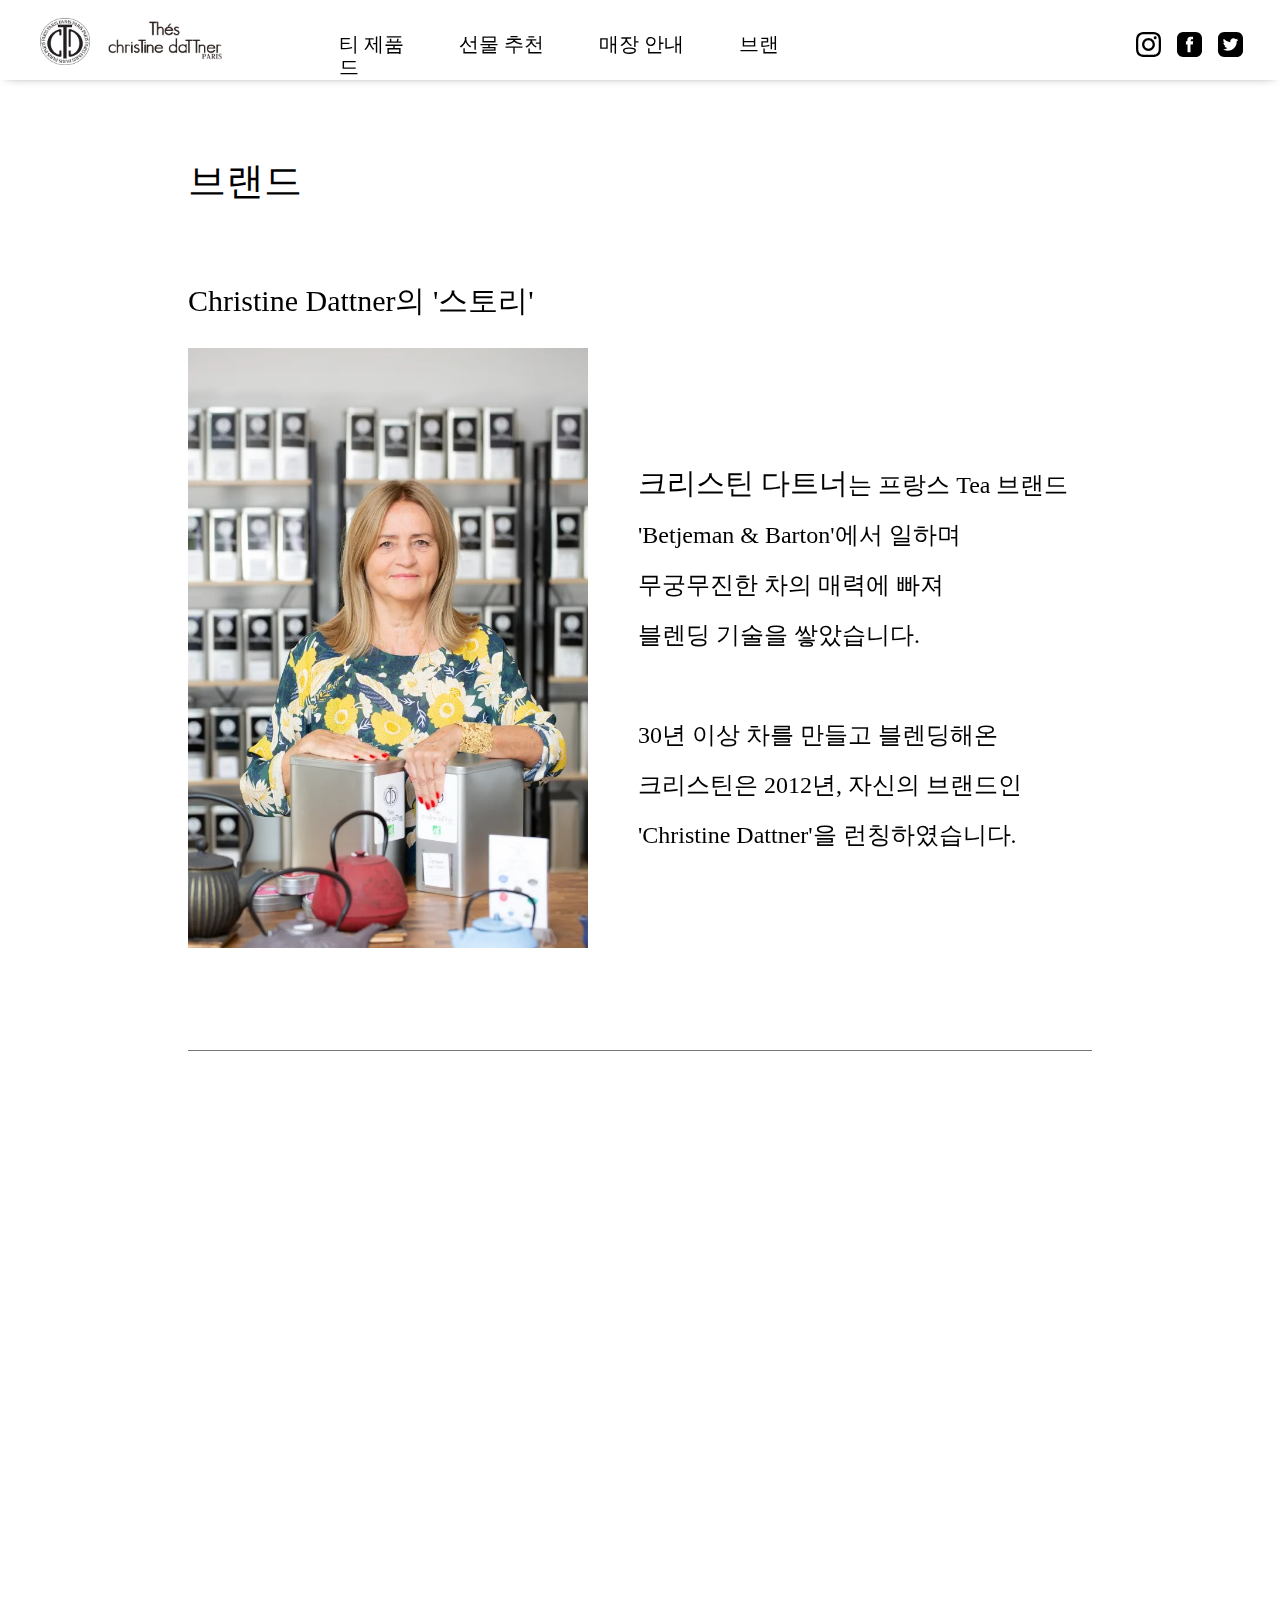
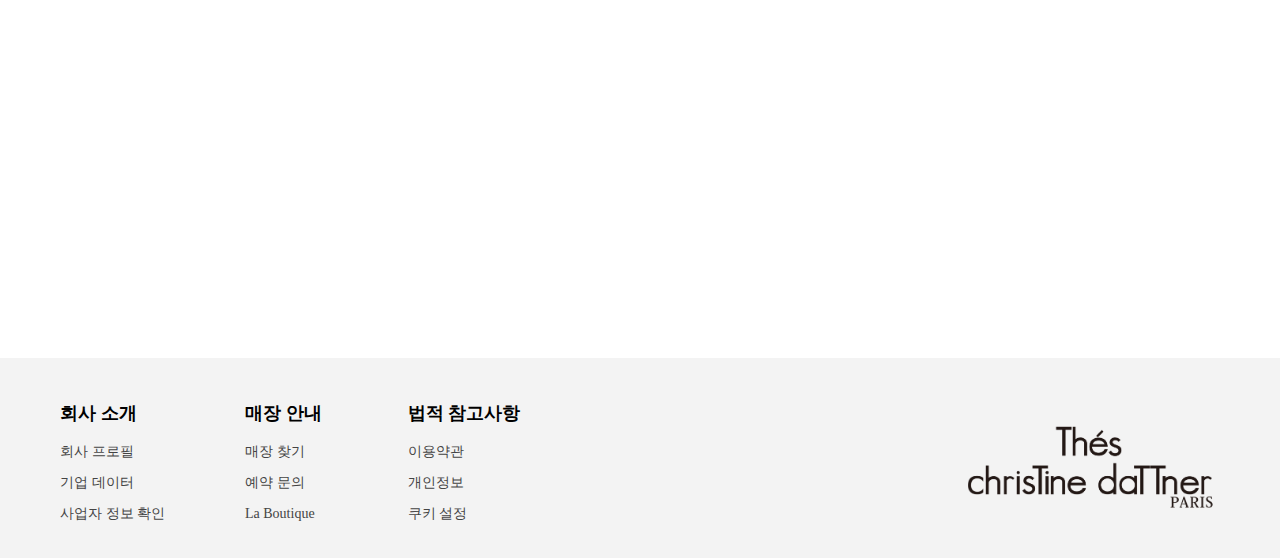
<file: brand.html>
<!DOCTYPE html>
<html lang="en">

<head>
  <meta charset="UTF-8">
  <meta http-equiv="X-UA-Compatible" content="IE=edge">
  <meta name="viewport" content="width=device-width, initial-scale=1.0">

  <!-- favicon -->
  <link rel="shortcut icon" href="img/favicon.ico">

  <!-- font -->
  <link href="https://hangeul.pstatic.net/hangeul_static/css/nanum-square-neo.css" rel="stylesheet">

  <!-- css -->
  <link rel="stylesheet" href="css/normalize.css">
  <link href="https://unpkg.com/aos@2.3.1/dist/aos.css" rel="stylesheet">
  <link rel="stylesheet" href="css/main.css">
  <link rel="stylesheet" href="css/brand.css">

  <!-- jqeury -->
  <script src="js/jquery-3.6.1.min.js"></script>
  <script src="https://unpkg.com/aos@2.3.1/dist/aos.js"></script>

  <title>Christine Dattner</title>
</head>

<body>
  <div class="wrap">
    <header>
      <div class="header">
        <div class="mobile_nav">
          <h1>
            <a href="index.html" class="logo">
              <img src="img/logo1.png" alt="크리스틴다트너" class="m_logo">
            </a>
          </h1>
          <button type="button" class="ham_btn">
            <span></span>
            <span></span>
            <span></span>
          </button>
        </div>
        <!-- mobile_nav end -->

        <div class="on_menu">
          <ul class="mobile_sns">
            <li>
              <a href="#">
                <img src="img/instagram.svg" alt="인스타그램">
              </a>
            </li>
            <li>
              <a href="#">
                <img src="img/facebook.svg" alt="페이스북">
              </a>
            </li>
            <li>
              <a href="#">
                <img src="img/twitter.svg" alt="트위터">
              </a>
            </li>
          </ul>

          <button type="button" class="ham_btn_on">
            <span></span>
            <span></span>
          </button>

          <ul class="mobile_menu">
            <li>
              <a href="tea_all.html">티 제품</a>
            </li>
            <li>
              <a href="gift.html">선물 추천</a>
            </li>
            <li>
              <a href="shop.html">매장 안내</a>
            </li>
            <li>
              <a href="brand.html">브랜드</a>
            </li>
          </ul>
        </div>
        <!-- on_menu end -->

        <div class="pc_nav">
          <h1>
            <a href="index.html">
              <img src="img/logo1.png" alt="크리스틴다트너" class="pc_logo1">
              <img src="img/logo2.png" alt="크리스틴다트너" class="pc_logo2">
            </a>
          </h1>

          <ul class="pc_menu">
            <li>
              <a href="tea_all.html">티 제품</a>
            </li>
            <li>
              <a href="gift.html">선물 추천</a>
            </li>
            <li>
              <a href="shop.html">매장 안내</a>
            </li>
            <li>
              <a href="brand.html">브랜드</a>
            </li>
          </ul>

          <ul class="pc_sns">
            <li>
              <a href="#">
                <img src="img/instagram.svg" alt="인스타그램">
              </a>
            </li>
            <li>
              <a href="#">
                <img src="img/facebook.svg" alt="페이스북">
              </a>
            </li>
            <li>
              <a href="#">
                <img src="img/twitter.svg" alt="트위터">
              </a>
            </li>
          </ul>
        </div>
        <!-- pc_nav end -->
      </div>
    </header>
    <!-- header end -->

    <section id="brand">
      <div class="brand">
        <h2 class="screen_out">브랜드</h2>
        <p>브랜드</p>
      </div>
    </section>

    <section id="story" data-aos="fade-up" data-aos-duration="800">
      <div class="story">
        <h3 class="screen_out">Christine Dattner의 '스토리'</h3>
        <p class="title">Christine Dattner의 '스토리'</p>
        <div class="story_cont">
          <img src="img/s4_story.jpg" alt="크리스틴다트너">
          <p class="story_txt">
            <span>크리스틴 다트너</span>는 프랑스 Tea 브랜드
            <br>
            'Betjeman & Barton'에서 일하며
            <br>
            무궁무진한 차의 매력에 빠져
            <br>
            블렌딩 기술을 쌓았습니다.
            <br>
            <br>
            30년 이상 차를 만들고 블렌딩해온
            <br>
            크리스틴은 2012년, 자신의 브랜드인
            <br>
            'Christine Dattner'을 런칭하였습니다.
          </p>
        </div>
      </div>
    </section>

    <div class="line"></div>

    <section id="vision" data-aos="fade-up" data-aos-duration="800">
      <div class="vision">
        <h3 class="screen_out">Christine Dattner의 '철학'</h3>
        <p class="title">
          Christine Dattner의 '철학'
        </p>
        <img src="img/s4_vision.jpg" alt="철학">
        <p class="vision_txt">
          크리스틴의 Tea는 그녀의 철학에 따라
          <br>
          <span>'마음으로 마시는 차
            <br>
            '행복한 순간을 회상할 수 있는 차'
            <br>
            '휴식을 취할 때 이상적인 차'</span>의
          <br>
          의미를 담고 있습니다.
          <br>
          <br>
          단순히 차를 맛과 향으로 마시는 것이 아닌
          <br>
          마시는 순간 편안함과 즐거움을 느낄 수 있는
          <br>
          감성적인 음료가 될 수 있도록 노력합니다.
        </p>
      </div>
    </section>

    <div class="line"></div>

    <section id="tea" data-aos="fade-up" data-aos-duration="800">
      <div class="tea">
        <h3 class="screen_out">Christine Dattner의 'Tea</h3>
        <p class="title">
          Christine Dattner의 'Tea'
        </p>
        <img src="img/s4_tea.jpg" alt="차">
        <p class="tea_txt">
          <span>
            당신을 향으로의 여정으로 초대합니다.
          </span>
          <br>
          <br>
          대한민국의 창덕궁을 모티브로 블렌딩한
          <br>
          <b>[ The Du Huwon ]</b>,
          <br>
          프랑스의 베르사유 궁전을 표현한
          <br>
          <b>[ Si Versailles m'etait conte ]</b> 등
          <br>
          전 세계 휴양지와 유명한 도시를
          <br>
          Tea로 표현하여 장소가 가진
          <br>
          색체, 시간, 감성을 담아 블렌딩합니다.
        </p>
      </div>
    </section>

    <footer>
      <div class="footer">
        <div class="footer_left">
          <ul>
            <li class="footer1">
              <h3>회사 소개</h3>
              <a href="#">회사 프로필</a>
              <a href="#">기업 데이터</a>
              <a href="#">사업자 정보 확인</a>
            </li>

            <li class="footer2">
              <h3>매장 안내</h3>
              <a href="#">매장 찾기</a>
              <a href="#">예약 문의</a>
              <a href="#">La Boutique</a>
            </li>

            <li class="footer3">
              <h3>법적 참고사항</h3>
              <a href="#">이용약관</a>
              <a href="#">개인정보</a>
              <a href="#">쿠키 설정</a>
            </li>
          </ul>
        </div>

        <div class="footer_right">
          <a href="index.html">
            <img src="img/logo2.png" alt="크리스틴다트너">
          </a>
        </div>

      </div>
      <!-- footer end -->
    </footer>
    <!-- footer end -->

  </div>
  <!-- wrap end -->

  <script src="js/main.js"></script>

</body>

</html>
</file>
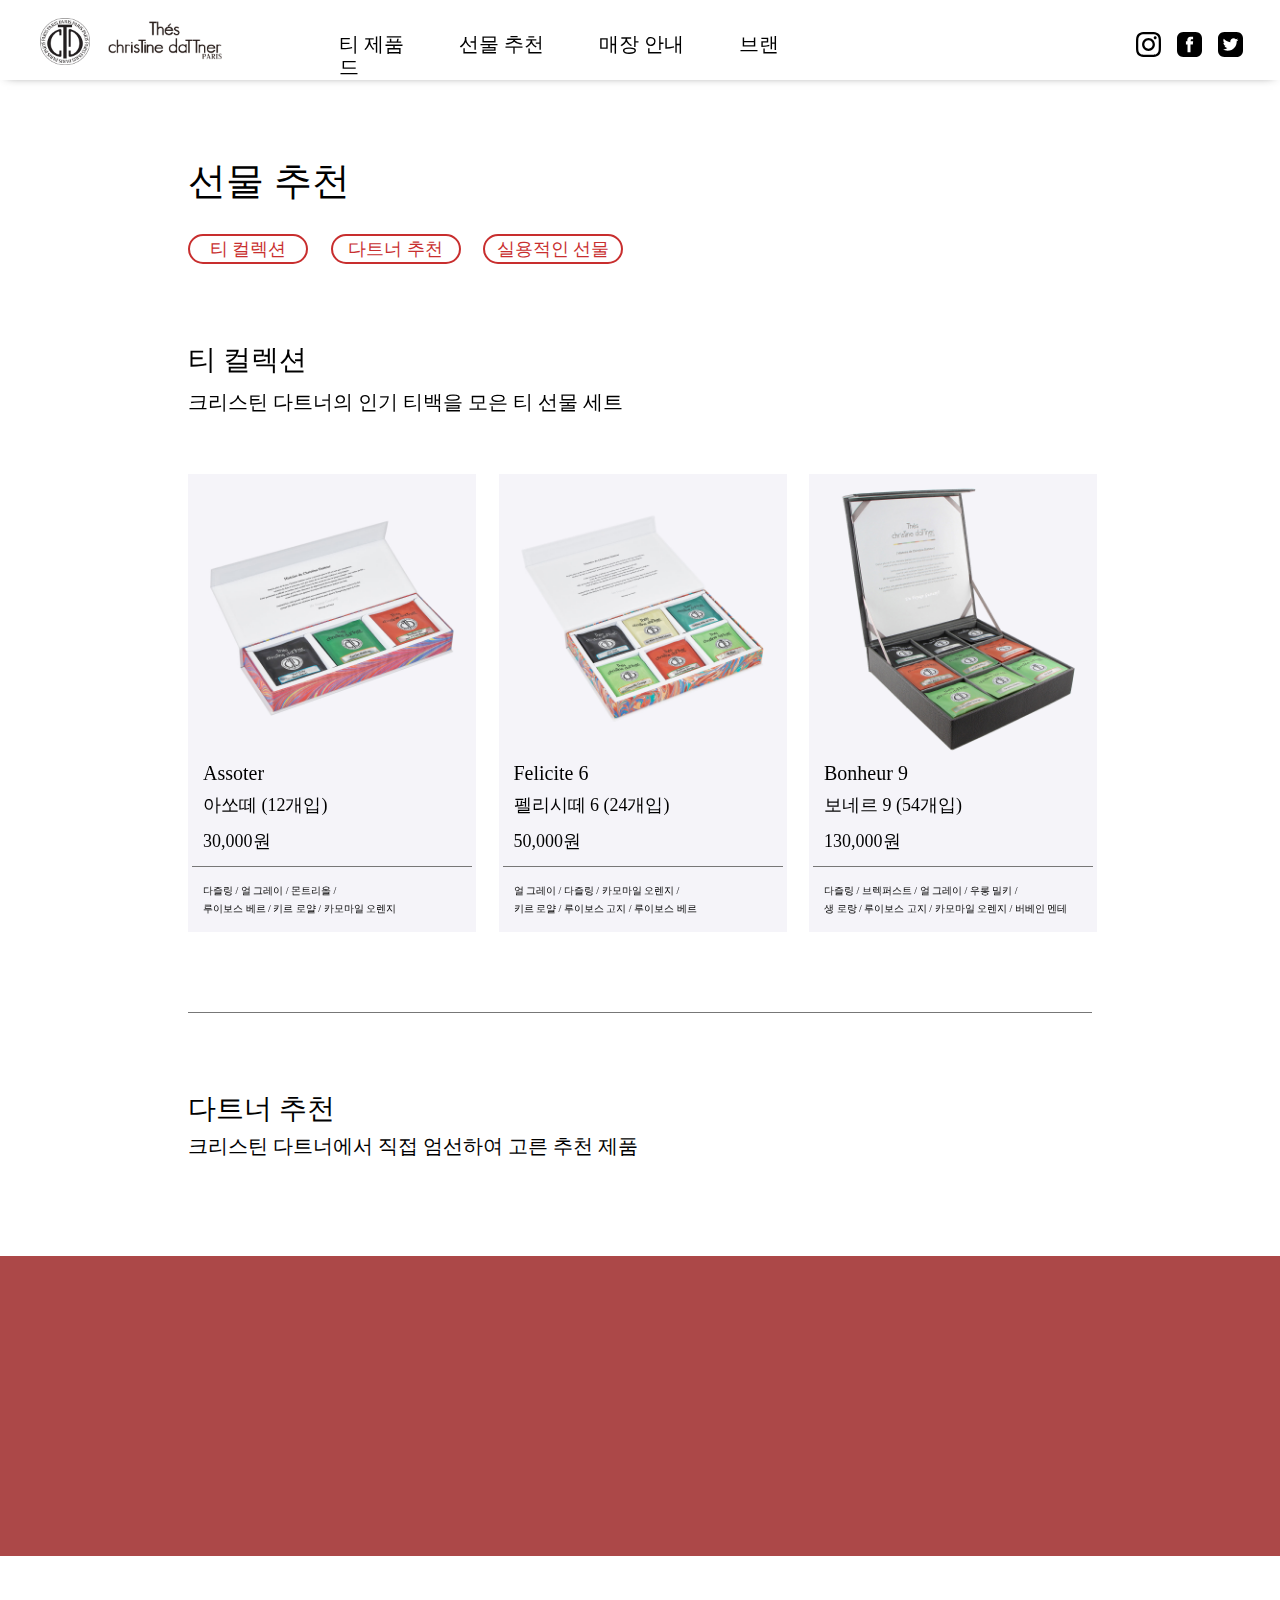
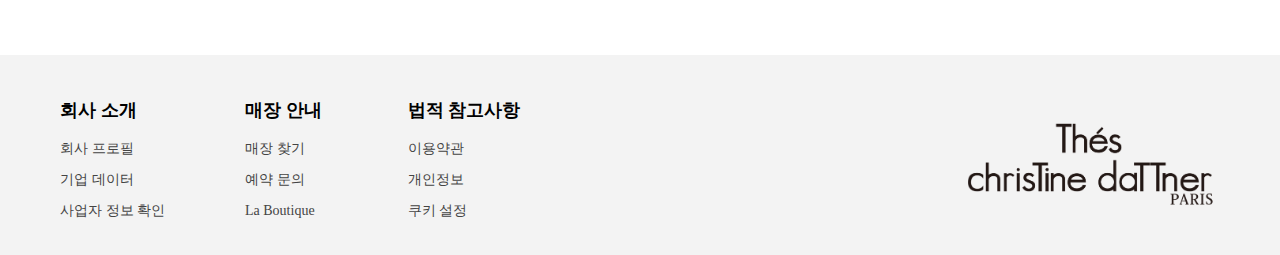
<file: gift.html>
<!DOCTYPE html>
<html lang="en">

<head>
  <meta charset="UTF-8">
  <meta http-equiv="X-UA-Compatible" content="IE=edge">
  <meta name="viewport" content="width=device-width, initial-scale=1.0">

  <!-- favicon -->
  <link rel="shortcut icon" href="img/favicon.ico">

  <!-- font -->
  <link href="https://hangeul.pstatic.net/hangeul_static/css/nanum-square-neo.css" rel="stylesheet">

  <!-- css -->
  <link rel="stylesheet" href="css/normalize.css">
  <link href="https://unpkg.com/aos@2.3.1/dist/aos.css" rel="stylesheet">
  <link rel="stylesheet" href="css/main.css">
  <link rel="stylesheet" href="css/gift.css">

  <!-- jqeury -->
  <script src="js/jquery-3.6.1.min.js"></script>
  <script src="https://unpkg.com/aos@2.3.1/dist/aos.js"></script>

  <title>Chirstine Dattner</title>
</head>

<body>

  <div class="wrap">
    <header>
      <div class="header">
        <div class="mobile_nav">
          <h1>
            <a href="index.html" class="logo">
              <img src="img/logo1.png" alt="크리스틴다트너" class="m_logo">
            </a>
          </h1>
          <button type="button" class="ham_btn">
            <span></span>
            <span></span>
            <span></span>
          </button>
        </div>
        <!-- mobile_nav end -->

        <div class="on_menu">
          <ul class="mobile_sns">
            <li>
              <a href="#">
                <img src="img/instagram.svg" alt="인스타그램">
              </a>
            </li>
            <li>
              <a href="#">
                <img src="img/facebook.svg" alt="페이스북">
              </a>
            </li>
            <li>
              <a href="#">
                <img src="img/twitter.svg" alt="트위터">
              </a>
            </li>
          </ul>

          <button type="button" class="ham_btn_on">
            <span></span>
            <span></span>
          </button>

          <ul class="mobile_menu">
            <li>
              <a href="tea_all.html">티 제품</a>
            </li>
            <li>
              <a href="gift.html">선물 추천</a>
            </li>
            <li>
              <a href="shop.html">매장 안내</a>
            </li>
            <li>
              <a href="brand.html">브랜드</a>
            </li>
          </ul>
        </div>
        <!-- on_menu end -->

        <div class="pc_nav">
          <h1>
            <a href="index.html">
              <img src="img/logo1.png" alt="크리스틴다트너" class="pc_logo1">
              <img src="img/logo2.png" alt="크리스틴다트너" class="pc_logo2">
            </a>
          </h1>

          <ul class="pc_menu">
            <li>
              <a href="tea_all.html">티 제품</a>
            </li>
            <li>
              <a href="gift.html">선물 추천</a>
            </li>
            <li>
              <a href="shop.html">매장 안내</a>
            </li>
            <li>
              <a href="brand.html">브랜드</a>
            </li>
          </ul>

          <ul class="pc_sns">
            <li>
              <a href="#">
                <img src="img/instagram.svg" alt="인스타그램">
              </a>
            </li>
            <li>
              <a href="#">
                <img src="img/facebook.svg" alt="페이스북">
              </a>
            </li>
            <li>
              <a href="#">
                <img src="img/twitter.svg" alt="트위터">
              </a>
            </li>
          </ul>
        </div>
        <!-- pc_nav end -->
      </div>
    </header>
    <!-- header end -->

    <div class="title">
      <h2 class="screen_out">
        선물 추천
      </h2>
      <p class="maintitle">
        선물 추천
      </p>

      <div class="menu" id="link1">
        <a href="#link1">
          <div class="menu-1">
            <p>티 컬렉션</p>
          </div>
        </a>

        <a href="#link2">
          <div class="menu-2">
            <p>다트너 추천</p>
          </div>
        </a>

        <a href="#link3">
          <div class="menu-3">
            <p>실용적인 선물</p>
          </div>
        </a>

      </div>
    </div>

    <section id="collection" data-aos="fade-up"
    data-aos-duration="800">
      <h2 class="screen_out">티 컬렉션</h2>
      <div class="collection_title">
        <p>티 컬렉션</p>
        <p>크리스틴 다트너의 인기 티백을 모은 티 선물 세트</p>
      </div>

      <div class="c-cont">
        <div class="c-1">
          <a href="#">
            <div class="c-img1"></div>
            <div class="c-textbox">
              <p class="c-eng">Assoter</p>
              <p class="c-kor">아쏘떼 (12개입)</p>
              <p class="c-price">30,000원</p>
              <div class="c-line"></div>
              <p class="c-ex-1">
                다즐링 / 얼 그레이 / 몬트리올 /
                <br>
                루이보스 베르 / 키르 로얄 등
              </p>

              <p class="c-ex-2">
                다즐링 / 얼 그레이 / 몬트리올 /
                <br>
                루이보스 베르 / 키르 로얄 / 카모마일 오렌지
              </p>
            </div>
          </a>
        </div>

        <div class="c-2">
          <a href="#">
            <div class="c-img2"></div>
            <div class="c-textbox">
              <p class="c-eng">Felicite 6</p>
              <p class="c-kor">펠리시떼 6 (24개입)</p>
              <p class="c-price">50,000원</p>
              <div class="c-line"></div>
              <p class="c-ex-1">
                얼 그레이 / 다즐링 / 키르 로얄 /
                <br>
                루이보스 베르 / 루이보스 고지 등
              </p>

              <p class="c-ex-2">
                얼 그레이 / 다즐링 / 카모마일 오렌지 /
                <br>
                키르 로얄 / 루이보스 고지 / 루이보스 베르
              </p>
            </div>
          </a>
        </div>

        <div class="c-3">
          <a href="#">
            <div class="c-img3"></div>
            <div class="c-textbox">
              <p class="c-eng">Bonheur 9</p>
              <p class="c-kor">보네르 9 (54개입)</p>
              <p class="c-price">130,000원</p>
              <div class="c-line" id="link2"></div>
              <p class="c-ex-1">
                다즐링 / 브렉퍼스트 / 얼 그레이 /
                <br>
                우롱 밀키 / 생 로랑 등
              </p>

              <p class="c-ex-2">
                다즐링 / 브렉퍼스트 / 얼 그레이 / 우롱 밀키 /
                <br>
                생 로랑 / 루이보스 고지 / 카모마일 오렌지 / 버베인 멘테
              </p>
            </div>
          </a>
        </div>

      </div>

    </section>
    <!-- 티 컬렉션 end -->

    <div class="big-line"></div>

    <section id="recommend">
      <h2 class="screen_out">다트너 추천</h2>
      <div class="recommend_title">
        <p>다트너 추천</p>
        <p>크리스틴 다트너에서 직접 엄선하여 고른 추천 제품</p>
      </div>

      <div class="r-1">
        <div class="r-img1" data-aos="fade-left" data-aos-duration="800"></div>
        <div class="r-bg1">
          <div class="r-text1" data-aos="fade-left" data-aos-duration="800">
            <!-- svg -->
            <svg class="r-svg1" viewBox="0 0 557 123">
              <g class="bonneannee_svg">
                <path class="1-1" d="M36.6,1.8c4.7,0,8.7,1.5,12.1,4.4c3.3,2.9,4.9,6.4,4.9,10.6c0,4-1.6,7.4-4.7,10.3c-3.1,2.8-6.9,4.4-11.5,4.7
                h3.4c4.7,0,8.7,1.7,12.2,5.1c3.4,3.3,5.1,7.3,5.1,12c0,4.7-1.7,8.7-5.1,11.9c-3.5,3.3-7.5,5-12.2,5H1.2V64c5.4,0.1,8-2.6,8-8V11.6
                c0-5.2-2.7-7.9-8-8V1.8H36.6z M20.4,31.2h9.1c3.9,0,7-1.3,9.2-3.9c2.3-2.6,3.4-5.9,3.4-9.8c0-3.9-1.1-7.1-3.4-9.8
                c-2.3-2.6-5.3-3.9-9.2-3.9h-9.1V31.2z M20.4,57c0,1.9,0.7,3.5,2.1,4.9c1.4,1.4,3.7,2.1,6.9,2.1c4.5,0,8.4-1.4,11.9-4.2
                c3.5-2.8,5.2-6.6,5.2-11.4c0-4.5-1.1-8.1-3.4-11.1c-2.3-2.9-5.3-4.4-9.2-4.4H20.4V57z" />
                <path class="1-2"
                  d="M98.7,26.7c3.9,4.2,5.9,9.7,6.1,16.5c0,6.6-2.2,12.2-6.6,16.7c-4.4,4.6-9.6,6.9-15.7,6.9
                c-6.1,0-11.2-2.2-15.4-6.6c-4.2-4.4-6.2-9.8-6.2-16.2c0-6.6,2.1-12.2,6.3-16.7c4.2-4.6,9.6-6.9,16.2-6.9
                C89.7,20.4,94.9,22.5,98.7,26.7z M75.4,28.8c-2,4.2-3,9.2-3,15.1c0,5.8,1,10.7,3,14.7c2,4,4.5,5.9,7.4,5.9c3,0,5.6-2.1,7.6-6.2
                c2.1-4.1,3.2-9.2,3.2-15.2c0-6.2-0.9-11.2-2.7-15c-1.8-3.8-4.3-5.7-7.6-5.7C80.1,22.5,77.5,24.6,75.4,28.8z" />
                <path class="1-3" d="M148,24.3c2.6,2.6,3.9,6.3,3.9,11.2v19.4c0,6.2,2,9.3,6.1,9.4v1.5h-22.5v-1.5c4-0.1,6.1-3.2,6.1-9.4V34.1
                c0-2.7-0.8-5-2.4-6.9c-1.6-2-3.7-2.9-6.4-2.9c-2.4,0-4.4,1-6.1,2.9c-1.6,1.9-2.4,4.2-2.4,6.9v20.9c0,6.2,2.1,9.3,6.2,9.4v1.5h-23
                v-1.5c4.1-0.1,6.2-3.2,6.2-9.4V31c0-5-2.1-7.2-6.2-6.5V23l15.5-2.5c0.8,0.8,1.2,2.7,1.4,5.9c3.4-4,7.7-5.9,13-5.9
                C141.8,20.4,145.3,21.7,148,24.3z" />
                <path class="1-4" d="M201.2,24.3c2.6,2.6,3.9,6.3,3.9,11.2v19.4c0,6.2,2,9.3,6.1,9.4v1.5h-22.5v-1.5c4-0.1,6.1-3.2,6.1-9.4V34.1
                c0-2.7-0.8-5-2.4-6.9c-1.6-2-3.7-2.9-6.4-2.9c-2.4,0-4.4,1-6.1,2.9c-1.6,1.9-2.4,4.2-2.4,6.9v20.9c0,6.2,2.1,9.3,6.2,9.4v1.5h-23
                v-1.5c4.1-0.1,6.2-3.2,6.2-9.4V31c0-5-2.1-7.2-6.2-6.5V23l15.5-2.5c0.8,0.8,1.2,2.7,1.4,5.9c3.4-4,7.7-5.9,13-5.9
                C194.9,20.4,198.5,21.7,201.2,24.3z" />
                <path class="1-5" d="M250.7,26.1c3.7,3.9,5.7,9.1,6,15.6h-31.8c-0.4,5.6,0.9,10.5,3.8,14.5c2.9,4,6.5,6,10.9,5.8
                c3.8-0.1,6.9-1.4,9.4-4c2.5-2.6,4.5-6,5.7-10.2h1.4c-1.2,5.9-3.7,10.5-7.6,13.8c-3.8,3.3-8.4,5-13.7,5c-5.9,0-10.9-2.2-15-6.6
                c-4-4.3-6.1-9.7-6.1-16.2c0-6.7,2-12.3,6.1-16.7c4.1-4.6,9.4-6.9,15.8-6.9C242.1,20.3,247.1,22.2,250.7,26.1z M230.7,24.2
                c-1.3,1.2-2.4,2.7-3.2,4.6c-0.8,1.8-1.3,3.6-1.7,5.5c-0.4,1.8-0.6,3.5-0.7,5.3h20.3c0.1-2.2-0.2-4.6-0.7-7.1
                c-0.5-2.5-1.6-4.9-3.3-7.1c-1.6-2.2-3.6-3.3-5.9-3.2C233.7,22.3,232.1,22.9,230.7,24.2z" />
                <path class="1-6" d="M325.7,1.8L348.6,57c1.9,4.5,5,6.8,9.2,6.9v1.9h-26.3v-1.9c5,0.1,6.5-2.2,4.7-6.9l-5-12.4h-22.6L303.8,57
                c-1.8,4.6-0.3,6.9,4.7,6.9v1.9h-16.2v-1.9c4.5,0.1,7.6-2.2,9.4-6.9l21-55.1H325.7z M309.3,42.7h21.1c-0.8-1.9-4.4-10.8-10.9-26.9
                C313.2,32.6,309.8,41.5,309.3,42.7z" />
                <path class="1-7" d="M401.1,24.3c2.6,2.6,3.9,6.3,3.9,11.2v19.4c0,6.2,2,9.3,6.1,9.4v1.5h-22.5v-1.5c4-0.1,6.1-3.2,6.1-9.4V34.1
                c0-2.7-0.8-5-2.4-6.9c-1.6-2-3.7-2.9-6.4-2.9c-2.4,0-4.4,1-6.1,2.9c-1.6,1.9-2.4,4.2-2.4,6.9v20.9c0,6.2,2.1,9.3,6.2,9.4v1.5h-23
                v-1.5c4.1-0.1,6.2-3.2,6.2-9.4V31c0-5-2.1-7.2-6.2-6.5V23l15.5-2.5c0.8,0.8,1.2,2.7,1.4,5.9c3.4-4,7.7-5.9,13-5.9
                C394.8,20.4,398.4,21.7,401.1,24.3z" />
                <path class="1-8" d="M454.3,24.3c2.6,2.6,3.9,6.3,3.9,11.2v19.4c0,6.2,2,9.3,6.1,9.4v1.5h-22.5v-1.5c4-0.1,6.1-3.2,6.1-9.4V34.1
                c0-2.7-0.8-5-2.4-6.9c-1.6-2-3.7-2.9-6.4-2.9c-2.4,0-4.4,1-6.1,2.9c-1.6,1.9-2.4,4.2-2.4,6.9v20.9c0,6.2,2.1,9.3,6.2,9.4v1.5h-23
                v-1.5c4.1-0.1,6.2-3.2,6.2-9.4V31c0-5-2.1-7.2-6.2-6.5V23l15.5-2.5c0.8,0.8,1.2,2.7,1.4,5.9c3.4-4,7.7-5.9,13-5.9
                C448,20.4,451.6,21.7,454.3,24.3z" />
                <path class="1-9" d="M503.8,26.1c3.7,3.9,5.7,9.1,6,15.6H478c-0.4,5.6,0.9,10.5,3.8,14.5c2.9,4,6.5,6,10.9,5.8
                c3.8-0.1,6.9-1.4,9.4-4c2.5-2.6,4.5-6,5.7-10.2h1.4c-1.2,5.9-3.7,10.5-7.6,13.8c-3.8,3.3-8.4,5-13.7,5c-5.9,0-10.9-2.2-15-6.6
                c-4-4.3-6.1-9.7-6.1-16.2c0-6.7,2-12.3,6.1-16.7c4.1-4.6,9.4-6.9,15.8-6.9C495.1,20.3,500.1,22.2,503.8,26.1z M483.7,24.2
                c-1.3,1.2-2.4,2.7-3.2,4.6c-0.8,1.8-1.3,3.6-1.7,5.5c-0.4,1.8-0.6,3.5-0.7,5.3h20.3c0.1-2.2-0.2-4.6-0.7-7.1
                c-0.5-2.5-1.6-4.9-3.3-7.1c-1.6-2.2-3.6-3.3-5.9-3.2C486.7,22.3,485.1,22.9,483.7,24.2z M490.1,1l-8.6,13.4l2.6,1.7l15.4-15H490.1z
                " />
                <path class="1-10" d="M549.3,26.1c3.7,3.9,5.7,9.1,6,15.6h-31.8c-0.4,5.6,0.9,10.5,3.8,14.5c2.9,4,6.5,6,10.9,5.8
                c3.8-0.1,6.9-1.4,9.4-4c2.5-2.6,4.5-6,5.7-10.2h1.4c-1.2,5.9-3.7,10.5-7.6,13.8c-3.8,3.3-8.4,5-13.7,5c-5.9,0-10.9-2.2-15-6.6
                c-4-4.3-6.1-9.7-6.1-16.2c0-6.7,2-12.3,6.1-16.7c4.1-4.6,9.4-6.9,15.8-6.9C540.7,20.3,545.7,22.2,549.3,26.1z M529.3,24.2
                c-1.3,1.2-2.4,2.7-3.2,4.6c-0.8,1.8-1.3,3.6-1.7,5.5c-0.4,1.8-0.6,3.5-0.7,5.3H544c0.1-2.2-0.2-4.6-0.7-7.1
                c-0.5-2.5-1.6-4.9-3.3-7.1c-1.6-2.2-3.6-3.3-5.9-3.2C532.3,22.3,530.7,22.9,529.3,24.2z" />
              </g>
            </svg>
            <!-- svg -->
            <p>
              보나네! 프랑스의 새해 인사를 Tea로 즐겨보세요.
              <br>
              <br>
              '새해 복 많이 받으세요'라는 뜻의 보나네는
              <br>
              루이보스에 오렌지 필, 카다멈, 시나몬, 클로브가
              <br>
              블렌딩 된 매력적인 허브차입니다.
            </p>
            <div class="r-btn1">
              <a href="#">
                <p>보나네 구매하기</p>
              </a>
            </div>
          </div>
        </div>
      </div>

      <div class="r-2">
        <div class="r-img2" data-aos="fade-right" data-aos-duration="800"></div>
        <div class="r-bg2">
          <div class="r-text2" data-aos="fade-right" data-aos-duration="800">
            <!-- svg -->
            <svg class="r-svg2" viewBox="0 0 592 123">
              <g class="massalatchai_svg">
                <path class="2-1" d="M21,3.2c0.1,1.4,0.4,2.8,1.1,4.3l20.5,46.1L63.1,3.2l18.3,0V5c-5.4,0-8,2.7-8,8v44.3c0,5.4,2.7,8.1,8,8.1v1.7
                H54.3v-1.7c5.4,0,8.1-2.7,8.1-8.1V10.2L39,67.1h-3.2L10.1,10.2v47.2c0,5.5,2.6,8.3,8,8.3v1.5h-18v-1.5c5.4,0,8-2.8,8-8.3V13
                c0-5.4-2.7-8-8-8V3.3L21,3.2z" />
                <path class="2-2" d="M119.8,28.7c1.2,2.4,1.8,5.6,1.8,9.5v22.1c0,2.7,0.7,4.3,2.2,4.7c1.7,0.4,3.7-0.2,6-1.8l0.7,1.4
                c-3.3,2.2-6.5,3.3-9.6,3.3c-5.9,0-9.1-2.2-9.4-6.5c-1.1,1.8-3,3.5-5.4,4.9c-2.4,1.3-5.3,2-8.7,2c-3.8-0.1-6.9-1.3-9.5-3.5
                c-2.5-2.2-3.7-5.2-3.7-9c0-6.1,3.4-10.3,10.2-12.7c11.3-4,17-8.5,16.9-13.5c-0.1-3.8-3-5.7-8.8-5.7c-2.4,0-4.1,0.5-5.1,1.5
                c-0.3,0.3-1,1.6-1.9,4c-0.5,1.2-1.1,2.2-1.8,2.9c-0.6,0.7-1.4,1.2-2.3,1.4c-1,0.2-1.9,0-2.9-0.6c-0.8-0.6-1.3-1.5-1.5-2.6
                c-0.1-1.6,0.7-3.2,2.6-4.8c3.1-2.5,7.4-3.9,12.9-3.9C111.6,21.7,117.4,24,119.8,28.7z M100.9,44.2c-2.2,1-3.8,2.5-4.8,4.4
                c-1,1.9-1.5,4.1-1.5,6.5c0.1,2.4,0.7,4.5,1.9,6.4c1.3,1.8,3.1,2.8,5.5,2.7c2.9,0,5.2-1.4,6.7-4.3c1.6-2.9,2.4-6.6,2.4-11V37.5
                C109.5,39.4,106.1,41.6,100.9,44.2z" />
                <path class="2-3" d="M153.2,22.9c1.9,0.8,3.1,1.1,3.8,0.9c0.7-0.2,1-0.6,0.9-1.3h1.5l1.4,13.2h-1.4c-0.6-3.7-2.1-6.6-4.5-8.7
                c-0.9-0.9-2.2-1.7-3.8-2.2c-1.3-0.5-2.8-0.8-4.4-0.7c-2.2,0-4.1,0.6-5.7,1.9c-1.2,1-1.9,2.3-2.1,4c-0.1,1.6,0.4,3,1.6,4.2
                c1,1,3.6,2.3,8,3.9c4,1.3,6.9,2.5,8.5,3.5c4.6,2.8,6.7,6.8,6.5,12.1c-0.2,4.1-1.7,7.6-4.6,10.5c-2.9,2.9-7,4.1-12.3,3.6
                c-2-0.2-3.8-0.6-5.4-1.2c-3.5-1.3-5.7-1.8-6.5-1.5c-0.7,0.3-1.1,1-1.1,2.1h-1.5l-0.3-14.1h1.4c0.2,1.6,0.5,2.9,1,4.1
                c0.5,1.1,1.3,2.2,2.6,3.5c2.7,2.5,6,4.1,9.8,4.7c3.3,0.5,6,0,8-1.3c1.8-1.2,2.8-2.8,2.9-4.8c0.3-2-0.2-3.7-1.3-5.1
                c-0.8-1-2.1-1.9-4-2.7c-2.4-1.1-4.6-1.9-6.6-2.5c-2.5-0.9-4.4-1.7-5.6-2.2c-5.3-2.6-7.9-6.7-7.8-12.3c0.1-3.7,1.4-6.7,3.8-9.1
                c2.6-2.5,6.1-3.7,10.5-3.6C148.8,21.8,151,22.1,153.2,22.9z" />
                <path class="2-4" d="M189.1,22.9c1.9,0.8,3.1,1.1,3.8,0.9c0.7-0.2,1-0.6,0.9-1.3h1.5l1.4,13.2h-1.4c-0.6-3.7-2.1-6.6-4.5-8.7
                c-0.9-0.9-2.2-1.7-3.8-2.2c-1.3-0.5-2.8-0.8-4.4-0.7c-2.2,0-4.1,0.6-5.7,1.9c-1.2,1-1.9,2.3-2.1,4c-0.1,1.6,0.4,3,1.6,4.2
                c1,1,3.6,2.3,8,3.9c4,1.3,6.9,2.5,8.5,3.5c4.6,2.8,6.7,6.8,6.5,12.1c-0.2,4.1-1.7,7.6-4.6,10.5c-2.9,2.9-7,4.1-12.3,3.6
                c-2-0.2-3.8-0.6-5.4-1.2c-3.5-1.3-5.7-1.8-6.5-1.5c-0.7,0.3-1.1,1-1.1,2.1H168l-0.3-14.1h1.4c0.2,1.6,0.5,2.9,1,4.1
                c0.5,1.1,1.3,2.2,2.6,3.5c2.7,2.5,6,4.1,9.8,4.7c3.3,0.5,6,0,8-1.3c1.8-1.2,2.8-2.8,2.9-4.8c0.3-2-0.2-3.7-1.3-5.1
                c-0.8-1-2.1-1.9-4-2.7c-2.4-1.1-4.6-1.9-6.6-2.5c-2.5-0.9-4.4-1.7-5.6-2.2c-5.3-2.6-7.9-6.7-7.8-12.3c0.1-3.7,1.4-6.7,3.8-9.1
                c2.6-2.5,6.1-3.7,10.5-3.6C184.7,21.8,186.9,22.1,189.1,22.9z" />
                <path class="2-5" d="M239.8,28.7c1.2,2.4,1.8,5.6,1.8,9.5v22.1c0,2.7,0.7,4.3,2.2,4.7c1.7,0.4,3.7-0.2,6-1.8l0.7,1.4
                c-3.3,2.2-6.5,3.3-9.6,3.3c-5.9,0-9.1-2.2-9.4-6.5c-1.1,1.8-3,3.5-5.4,4.9c-2.4,1.3-5.3,2-8.7,2c-3.8-0.1-6.9-1.3-9.5-3.5
                c-2.5-2.2-3.7-5.2-3.7-9c0-6.1,3.4-10.3,10.2-12.7c11.3-4,17-8.5,16.9-13.5c-0.1-3.8-3-5.7-8.8-5.7c-2.4,0-4.1,0.5-5.1,1.5
                c-0.3,0.3-1,1.6-1.9,4c-0.5,1.2-1.1,2.2-1.8,2.9c-0.6,0.7-1.4,1.2-2.3,1.4c-1,0.2-1.9,0-2.9-0.6c-0.8-0.6-1.3-1.5-1.5-2.6
                c-0.1-1.6,0.7-3.2,2.6-4.8c3.1-2.5,7.4-3.9,12.9-3.9C231.6,21.7,237.4,24,239.8,28.7z M220.9,44.2c-2.2,1-3.8,2.5-4.8,4.4
                c-1,1.9-1.5,4.1-1.5,6.5c0.1,2.4,0.7,4.5,1.9,6.4c1.3,1.8,3.1,2.8,5.5,2.7c2.9,0,5.2-1.4,6.7-4.3c1.6-2.9,2.4-6.6,2.4-11V37.5
                C229.5,39.4,226.1,41.6,220.9,44.2z" />
                <path class="2-6" d="M268.8,56.3c0,6.2,2.1,9.3,6.2,9.4v1.5h-23.1v-1.5c4.2-0.1,6.3-3.2,6.3-9.4V11.2c0.1-5.1-2-7.2-6.3-6.4V3.3
                l17-2.5v21V56.3z" />
                <path class="2-7" d="M313.2,28.7c1.2,2.4,1.8,5.6,1.8,9.5v22.1c0,2.7,0.7,4.3,2.2,4.7c1.7,0.4,3.7-0.2,6-1.8l0.7,1.4
                c-3.3,2.2-6.5,3.3-9.6,3.3c-5.9,0-9.1-2.2-9.4-6.5c-1.1,1.8-3,3.5-5.4,4.9c-2.4,1.3-5.3,2-8.7,2c-3.8-0.1-6.9-1.3-9.5-3.5
                c-2.5-2.2-3.7-5.2-3.7-9c0-6.1,3.4-10.3,10.2-12.7c11.3-4,17-8.5,16.9-13.5c-0.1-3.8-3-5.7-8.8-5.7c-2.4,0-4.1,0.5-5.1,1.5
                c-0.3,0.3-1,1.6-1.9,4c-0.5,1.2-1.1,2.2-1.8,2.9c-0.6,0.7-1.4,1.2-2.3,1.4c-1,0.2-1.9,0-2.9-0.6c-0.8-0.6-1.3-1.5-1.5-2.6
                c-0.1-1.6,0.7-3.2,2.6-4.8c3.1-2.5,7.4-3.9,12.9-3.9C305.1,21.7,310.9,24,313.2,28.7z M294.3,44.2c-2.2,1-3.8,2.5-4.8,4.4
                c-1,1.9-1.5,4.1-1.5,6.5c0.1,2.4,0.7,4.5,1.9,6.4c1.3,1.8,3.1,2.8,5.5,2.7c2.9,0,5.2-1.4,6.7-4.3c1.6-2.9,2.4-6.6,2.4-11V37.5
                C303,39.4,299.6,41.6,294.3,44.2z" />
                <path class="2-8" d="M420.7,3.3l1,15.3l-1.7,0.1c-0.6-9-5.3-13.5-14.2-13.5h-10.2v52.3c0,5.3,2.7,8,8,8v1.8h-27.2v-1.8
                c5.4,0,8-2.7,8-8V5.1h-10.2c-8.8,0-13.6,4.5-14.2,13.5l-1.7-0.2l1-15.2H420.7z" />
                <path class="2-9" d="M460.2,25.9c2,1.6,2.9,3.3,2.7,5c-0.1,1.1-0.7,2-1.7,2.5c-0.9,0.5-1.8,0.7-2.9,0.5c-0.9-0.2-1.7-0.7-2.4-1.4
                c-0.6-0.6-1.2-1.8-1.7-3.3c-0.6-2.2-1.2-3.5-1.6-3.9c-1.1-1-2.7-1.5-5.1-1.5c-2.5,0-4.8,1.2-6.7,3.5c-1.9,2.2-3.3,5-4.2,8.2
                c-0.8,3.2-1.2,6.5-1.2,10c0.1,5.1,1.5,9.5,4.3,13.2c2.7,3.6,6.2,5.3,10.5,5.2c6.6-0.3,11.1-5.1,13.6-14.4h1.4
                c-1,5.9-3.2,10.5-6.7,13.8c-3.3,3.2-7.5,4.8-12.4,4.8c-6.2,0-11.3-2.2-15.4-6.5c-4.2-4.3-6.3-9.7-6.3-16.1c0-6.9,2-12.5,5.8-17
                c3.9-4.6,9.5-6.9,16.7-6.9C452.3,21.8,456.8,23.1,460.2,25.9z" />
                <path class="2-10"
                  d="M505.5,25.8c2.5,2.5,3.8,6.3,3.9,11.2v19.3c0,6.1,2.1,9.2,6.2,9.3v1.5h-23v-1.5c4.2-0.1,6.3-3.2,6.3-9.3V35.5
                c0-2.6-0.8-4.9-2.4-6.9c-1.7-2-3.8-2.9-6.3-2.9c-2.4,0-4.4,1-6.1,2.9c-1.6,2-2.4,4.3-2.4,6.9v20.9c0,6.1,2.1,9.2,6.2,9.3v1.5h-23.1
                v-1.5c4.2-0.1,6.3-3.2,6.3-9.3V11.2c0-5.1-2.1-7.2-6.3-6.4V3.3l17-2.5v27.2c3.4-4,7.8-6,13.1-6C499.2,21.9,502.8,23.2,505.5,25.8z" />
                <path class="2-11" d="M553.9,28.7c1.2,2.4,1.8,5.6,1.8,9.5v22.1c0,2.7,0.7,4.3,2.2,4.7c1.7,0.4,3.7-0.2,6-1.8l0.7,1.4
                c-3.3,2.2-6.5,3.3-9.6,3.3c-5.9,0-9.1-2.2-9.4-6.5c-1.1,1.8-3,3.5-5.4,4.9c-2.4,1.3-5.3,2-8.7,2c-3.8-0.1-6.9-1.3-9.5-3.5
                c-2.5-2.2-3.7-5.2-3.7-9c0-6.1,3.4-10.3,10.2-12.7c11.3-4,17-8.5,16.9-13.5c-0.1-3.8-3-5.7-8.8-5.7c-2.4,0-4.1,0.5-5.1,1.5
                c-0.3,0.3-1,1.6-1.9,4c-0.5,1.2-1.1,2.2-1.8,2.9c-0.6,0.7-1.4,1.2-2.3,1.4c-1,0.2-1.9,0-2.9-0.6c-0.8-0.6-1.3-1.5-1.5-2.6
                c-0.1-1.6,0.7-3.2,2.6-4.8c3.1-2.5,7.4-3.9,12.9-3.9C545.8,21.7,551.6,24,553.9,28.7z M535,44.2c-2.2,1-3.8,2.5-4.8,4.4
                c-1,1.9-1.5,4.1-1.5,6.5c0.1,2.4,0.7,4.5,1.9,6.4c1.3,1.8,3.1,2.8,5.5,2.7c2.9,0,5.2-1.4,6.7-4.3c1.6-2.9,2.4-6.6,2.4-11V37.5
                C543.7,39.4,540.2,41.6,535,44.2z" />
                <path class="2-12" d="M566,24.4l16.8-2.5v34.8c0,5.7,2.1,8.7,6.1,9v1.5H566v-1.5c4.1-0.2,6.1-3.2,6.1-9V32.1c0-4.8-2-6.9-6.1-6.2
                V24.4z M583.4,8.3c0,1.8-0.6,3.3-1.8,4.5c-1.2,1.2-2.6,1.8-4.4,1.8c-1.7,0-3.2-0.6-4.4-1.8S571,10,571,8.3s0.6-3.3,1.8-4.5
                c1.2-1.2,2.7-1.8,4.4-1.8c1.7,0,3.1,0.6,4.3,1.9C582.8,5,583.4,6.5,583.4,8.3z" />
              </g>
            </svg>
            <!-- svg -->
            <p>
              추운 겨울, 바닐라가 들어간 부드러운 차이티 어떠세요?
              <br>
              <br>
              인도 전통 스타일 마살라 차이는
              <br>
              시나몬, 진저, 카다멈 등 다양한 향신료가
              <br>
              블렌딩 된 이국적인 홍차입니다.
            </p>
            <div class="r-btn2">
              <a href="#">
                <p>마살라 차이 구매하기</p>
              </a>
            </div>
          </div>
        </div>
      </div>

      <div class="r-3">
        <div class="r-img3" data-aos="fade-left" data-aos-duration="800"></div>
        <div class="r-bg3">
          <div class="r-text3" data-aos="fade-left" data-aos-duration="800">
            <!-- svg -->
            <svg class="r-svg3" viewBox="0 0 236 123">
              <g class="notox_svg">
                <path class="3-1" d="M22.5,3.3c0,1,0.7,2.4,2.2,4.2c5.9,8.7,15.6,22.1,29.1,40.1V13c0-5.4-2.7-8-8-8V3.3h18v1.8
                c-5.3-0.1-7.9,2.6-7.9,8v54.1h-3.4l-42.4-57v47.2c0,5.4,2.6,8.2,8,8.2v1.6H0.1v-1.7c5.2,0,7.8-2.7,7.9-8.1V13c0-5.4-2.7-8-7.9-8
                V3.3H22.5z" />
                <path class="3-2" d="M104.3,28.1c3.9,4.2,5.9,9.7,6.1,16.5c0,6.6-2.2,12.2-6.6,16.7c-4.4,4.6-9.6,6.9-15.7,6.9
                c-6.1,0-11.2-2.2-15.4-6.6c-4.2-4.4-6.2-9.8-6.2-16.2c0-6.6,2.1-12.2,6.3-16.7c4.2-4.6,9.6-6.9,16.2-6.9
                C95.3,21.8,100.5,23.9,104.3,28.1z M81,30.2c-2,4.2-3,9.2-3,15.1c0,5.8,1,10.7,3,14.7c2,4,4.5,5.9,7.4,5.9c3,0,5.6-2.1,7.6-6.2
                c2.1-4.1,3.2-9.2,3.2-15.2c0-6.2-0.9-11.2-2.7-15c-1.8-3.8-4.3-5.7-7.6-5.7C85.7,23.9,83.1,26,81,30.2z" />
                <path class="3-3"
                  d="M130,6.7v16.2h9.1V25H130v30.7c0,3.3,0.6,5.6,1.8,7c1.2,1.3,2.9,1.6,5.3,0.9c0.8-0.2,2.1-0.8,4.1-1.7l0.7,2.4
                c-1.1,0.6-2.7,1.3-4.8,2.1c-11.9,4.1-17.8,0.8-17.8-9.8V25h-6.2v-1.4c3.3-0.8,6.4-2.9,9.3-6.1c2.9-3.3,5-6.9,6.3-10.9H130z" />
                <path class="3-4"
                  d="M182.5,28.1c3.9,4.2,5.9,9.7,6.1,16.5c0,6.6-2.2,12.2-6.6,16.7c-4.4,4.6-9.6,6.9-15.7,6.9
                c-6.1,0-11.2-2.2-15.4-6.6c-4.2-4.4-6.2-9.8-6.2-16.2c0-6.6,2.1-12.2,6.3-16.7c4.2-4.6,9.6-6.9,16.2-6.9
                C173.5,21.8,178.7,23.9,182.5,28.1z M159.2,30.2c-2,4.2-3,9.2-3,15.1c0,5.8,1,10.7,3,14.7c2,4,4.5,5.9,7.4,5.9c3,0,5.6-2.1,7.6-6.2
                c2.1-4.1,3.2-9.2,3.2-15.2c0-6.2-0.9-11.2-2.7-15c-1.8-3.8-4.3-5.7-7.6-5.7C163.9,23.9,161.3,26,159.2,30.2z" />
                <path class="3-5"
                  d="M209.2,22.9v1.5c-4,0.1-4.3,2.9-0.9,8.4l3.7,6l4.6-6c4.3-5.6,4.1-8.4-0.6-8.4v-1.5h15.2v1.5
                c-4.1,0-8.2,2.8-12.3,8.4l-5.8,7.9l9.5,16.9c3,5.4,6.5,8.1,10.3,8.1v1.5H210v-1.5c4.3-0.1,4.9-2.8,1.7-8.1l-5.8-9.8l-7.1,9.8
                c-3.8,5.3-3.6,8,0.4,8.1v1.5h-15v-1.5c4.5-0.1,8.6-2.8,12.4-8.1l8.3-11.7l-7.5-13c-3.2-5.6-6.7-8.4-10.3-8.4v-1.5H209.2z" />
              </g>
            </svg>
            <!-- svg -->
            <p>
              집에만 있기 답답할 때 상쾌한 노톡스 티로 힐링하세요.
              <br>
              <br>
              디톡스 효과가 있는 노톡스는
              <br>
              녹차의 한 종류인 주차, 레몬그라스, 마테, 레몬필이
              <br>
              들어가 깔끔하고 상쾌한 맛과 향이 느껴집니다.
            </p>
            <div class="r-btn3">
              <a href="#">
                <p id="link3">노톡스 구매하기</p>
              </a>
            </div>
          </div>
        </div>
      </div>

    </section>
    <!-- 다트너 추천 end -->

    <div class="big-line"></div>

    <section id="useful" data-aos="fade-up"
    data-aos-duration="800">
      <h2 class="screen_out">실용적인 선물</h2>
      <div class="useful_title">
        <p>실용적인 선물</p>
        <p>에이드, 밀크티 등 다양한 방법으로 즐길 수 있는 차</p>
      </div>

      <div class="u_cont">
        <div class="u-1">
          <a href="#">
            <div class="u-img1"></div>
            <div class="u-textbox">
              <p class="u-eng">
                Kir Royal Mango Iced Tea
              </p>
              <p class="u-kor">
                키르 로얄 망고 아이스티
              </p>
              <div class="u-line"></div>
              <p class="u-ex">
                키르 로얄을 우린 후 차게 식히고
                <br>
                망고 퓨레, 검 시럽 등을 곁들여
                <br>
                새콤한 키르 로얄을 즐겨보세요.
              </p>
            </div>
          </a>
        </div>

        <div class="u-2">
          <a href="#">
            <div class="u-img2"></div>
            <div class="u-textbox">
              <p class="u-eng">
                Earl Grey Milk Tea
              </p>
              <p class="u-kor">
                얼 그레이 밀크 티
              </p>
              <div class="u-line"></div>
              <p class="u-ex">
                얼 그레이를 진하게 우려내고
                <br>
                따뜻한 우유에 각설탕을 넣어
                <br>
                부드러운 밀크티를 즐겨보세요.
              </p>
            </div>
          </a>
        </div>

        <div class="u-3">
          <a href="#">
            <div class="u-img3"></div>
            <div class="u-textbox">
              <p class="u-eng">
                Maldives Lemon Ices Tea
              </p>
              <p class="u-kor">
                몰디브 레몬 아이스티
              </p>
              <div class="u-line"></div>
              <p class="u-ex">
                몰디브 티백을 진하게 우려낸 후
                <br>
                스파클링 워터에 레몬시럽을 넣어
                <br>
                상큼한 몰디브를 즐겨보세요.
              </p>
            </div>
          </a>
        </div>

        <div class="u-4">
          <a href="#">
            <div class="u-img4"></div>
            <div class="u-textbox">
              <p class="u-eng">
                Verveine Menthe Iced Tea
              </p>
              <p class="u-kor">
                버베인 멘테 아이스티
              </p>
              <div class="u-line"></div>
              <p class="u-ex">
                버베인 멘테를 우린 후 차게 식히고
                <br>
                로즈마리, 애플민트를 곁들여
                <br>
                상쾌한 버베인 멘테를 즐겨보세요.
              </p>
            </div>
          </a>
        </div>
      </div>

    </section>
    <!-- 실용적인 선물 end -->

    <footer>
      <div class="footer">
        <div class="footer_left">
          <ul>
            <li class="footer1">
              <h3>회사 소개</h3>
              <a href="#">회사 프로필</a>
              <a href="#">기업 데이터</a>
              <a href="#">사업자 정보 확인</a>
            </li>

            <li class="footer2">
              <h3>매장 안내</h3>
              <a href="#">매장 찾기</a>
              <a href="#">예약 문의</a>
              <a href="#">La Boutique</a>
            </li>

            <li class="footer3">
              <h3>법적 참고사항</h3>
              <a href="#">이용약관</a>
              <a href="#">개인정보</a>
              <a href="#">쿠키 설정</a>
            </li>
          </ul>
        </div>

        <div class="footer_right">
          <a href="index.html">
            <img src="img/logo2.png" alt="크리스틴다트너">
          </a>
        </div>

      </div>
      <!-- footer end -->
    </footer>
    <!-- footer end -->

  </div>
  <!-- wrap end -->

  <script src="js/main.js"></script>

</body>

</html>
</file>
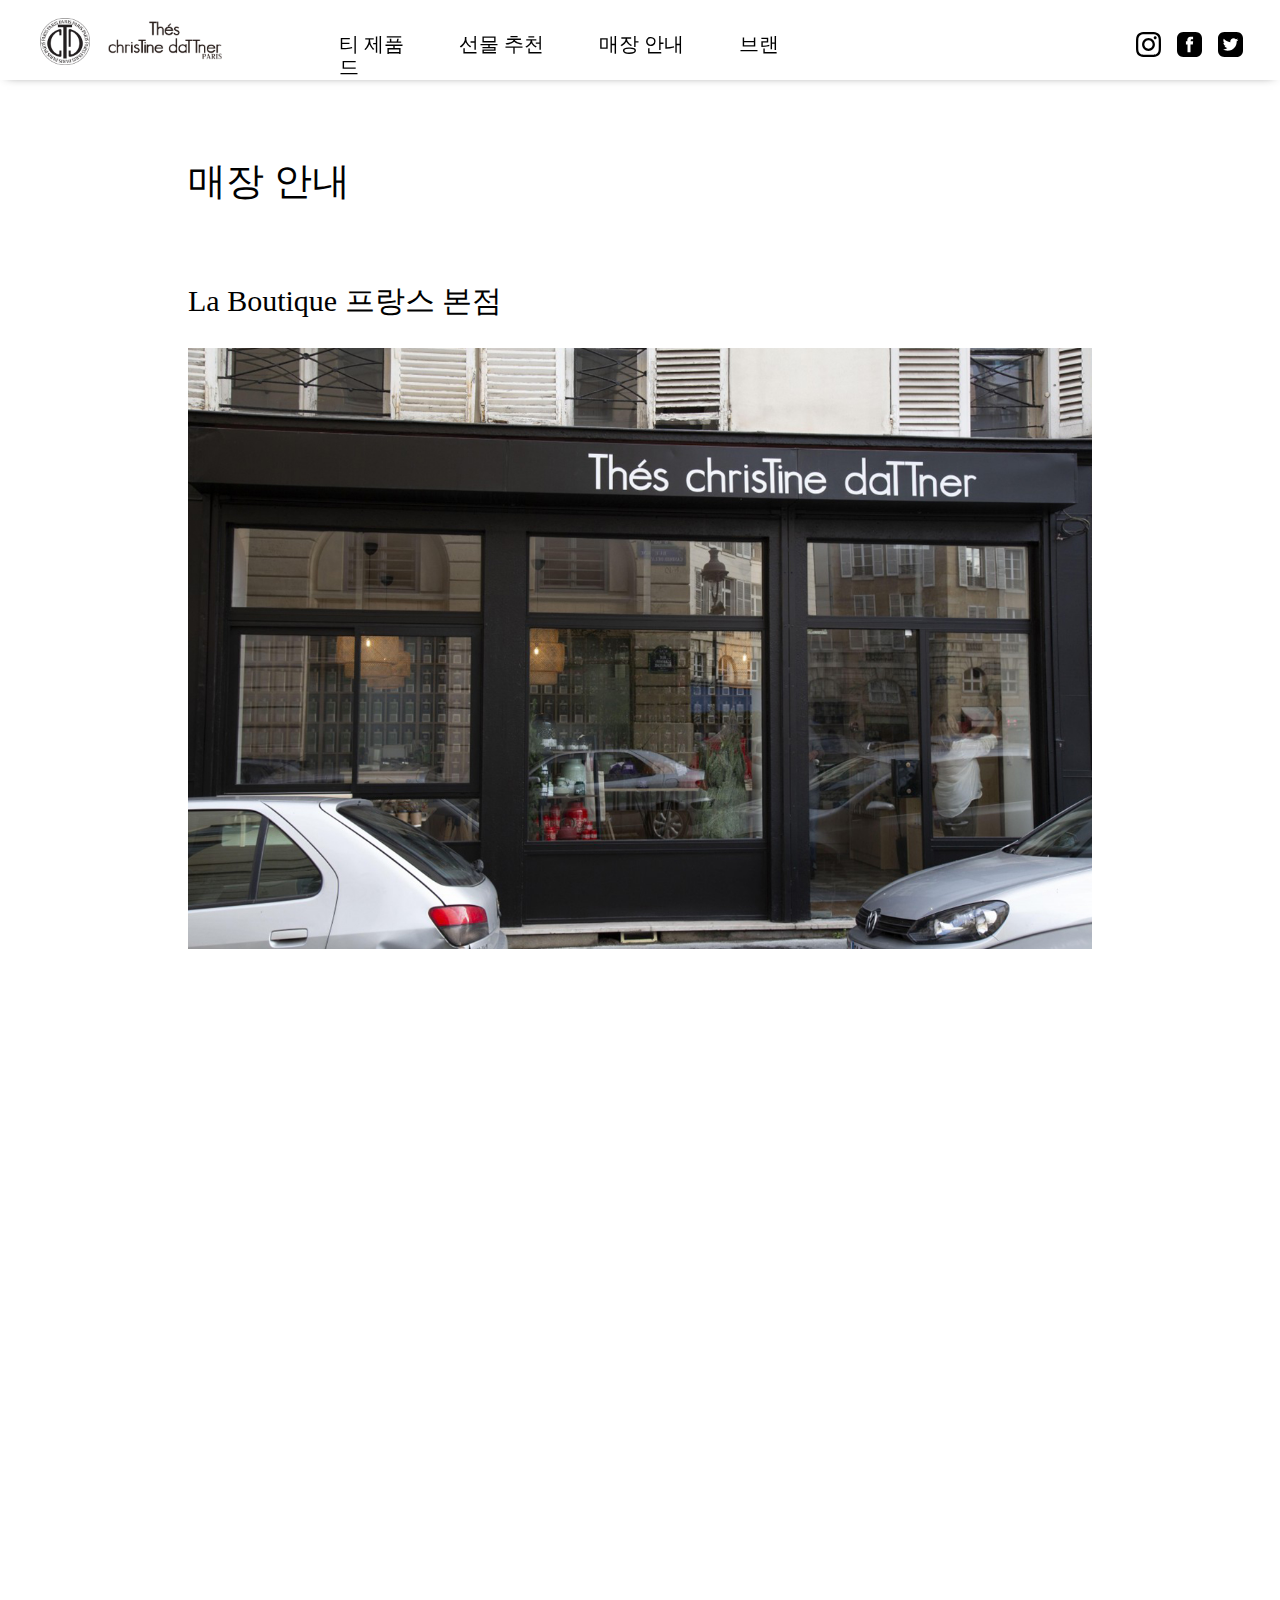
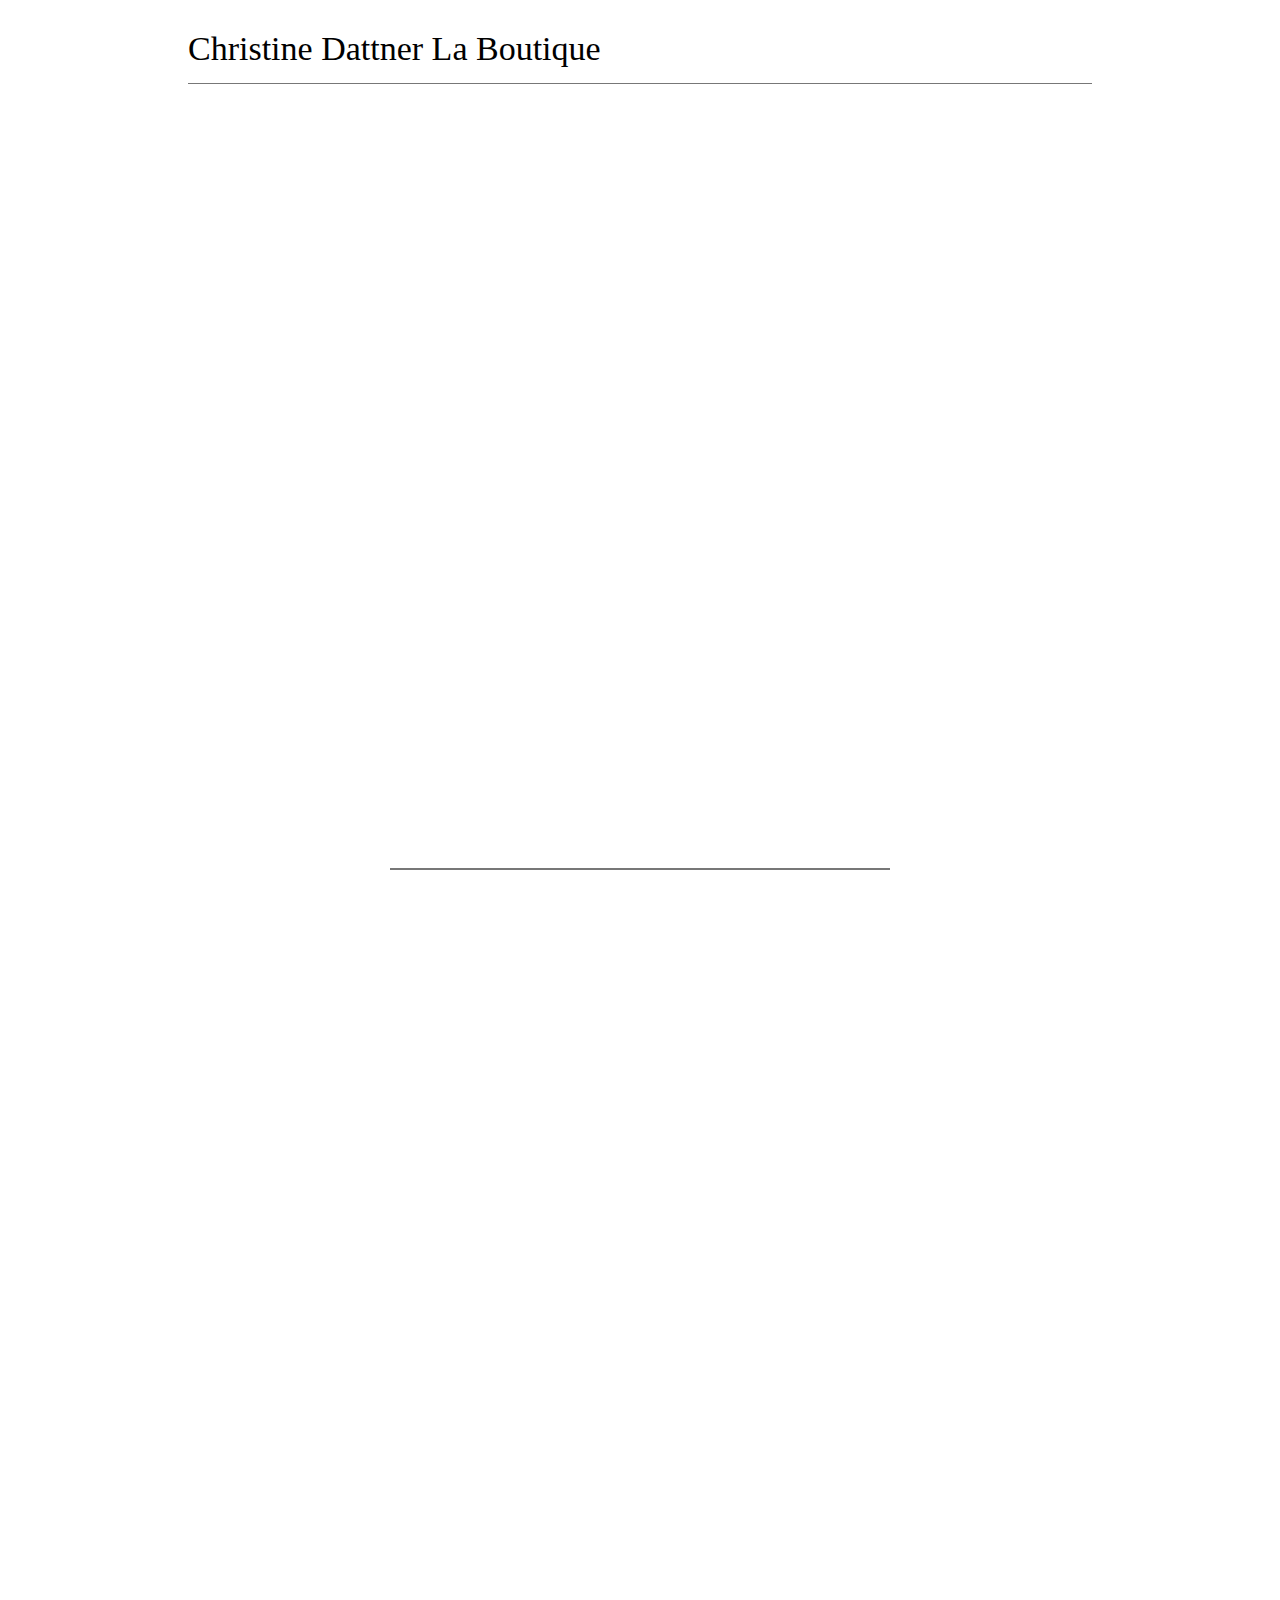
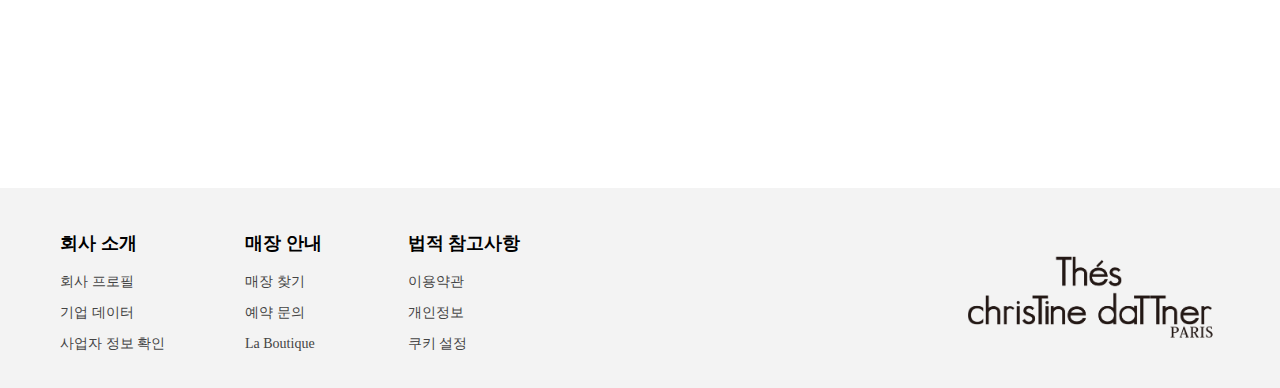
<file: shop.html>
<!DOCTYPE html>
<html lang="en">

<head>
  <meta charset="UTF-8">
  <meta http-equiv="X-UA-Compatible" content="IE=edge">
  <meta name="viewport" content="width=device-width, initial-scale=1.0">

  <!-- favicon -->
  <link rel="shortcut icon" href="img/favicon.ico">

  <!-- font -->
  <link href="https://hangeul.pstatic.net/hangeul_static/css/nanum-square-neo.css" rel="stylesheet">

  <!-- css -->
  <link rel="stylesheet" href="css/normalize.css">
  <link rel="stylesheet" href="css/main.css">
  <link rel="stylesheet" href="css/shop.css">
  <link href="https://unpkg.com/aos@2.3.1/dist/aos.css" rel="stylesheet">

  <!-- jqeury -->
  <script src="js/jquery-3.6.1.min.js"></script>
  <script src="https://unpkg.com/aos@2.3.1/dist/aos.js"></script>

  <title>Christine Dattner</title>
</head>

<body>
  <div class="wrap">
    <header>
      <div class="header">
        <div class="mobile_nav">
          <h1>
            <a href="index.html" class="logo">
              <img src="img/logo1.png" alt="크리스틴다트너" class="m_logo">
            </a>
          </h1>
          <button type="button" class="ham_btn">
            <span></span>
            <span></span>
            <span></span>
          </button>
        </div>
        <!-- mobile_nav end -->

        <div class="on_menu">
          <ul class="mobile_sns">
            <li>
              <a href="#">
                <img src="img/instagram.svg" alt="인스타그램">
              </a>
            </li>
            <li>
              <a href="#">
                <img src="img/facebook.svg" alt="페이스북">
              </a>
            </li>
            <li>
              <a href="#">
                <img src="img/twitter.svg" alt="트위터">
              </a>
            </li>
          </ul>

          <button type="button" class="ham_btn_on">
            <span></span>
            <span></span>
          </button>

          <ul class="mobile_menu">
            <li>
              <a href="tea_all.html">티 제품</a>
            </li>
            <li>
              <a href="gift.html">선물 추천</a>
            </li>
            <li>
              <a href="shop.html">매장 안내</a>
            </li>
            <li>
              <a href="brand.html">브랜드</a>
            </li>
          </ul>
        </div>
        <!-- on_menu end -->

        <div class="pc_nav">
          <h1>
            <a href="index.html">
              <img src="img/logo1.png" alt="크리스틴다트너" class="pc_logo1">
              <img src="img/logo2.png" alt="크리스틴다트너" class="pc_logo2">
            </a>
          </h1>

          <ul class="pc_menu">
            <li>
              <a href="tea_all.html">티 제품</a>
            </li>
            <li>
              <a href="gift.html">선물 추천</a>
            </li>
            <li>
              <a href="shop.html">매장 안내</a>
            </li>
            <li>
              <a href="brand.html">브랜드</a>
            </li>
          </ul>

          <ul class="pc_sns">
            <li>
              <a href="#">
                <img src="img/instagram.svg" alt="인스타그램">
              </a>
            </li>
            <li>
              <a href="#">
                <img src="img/facebook.svg" alt="페이스북">
              </a>
            </li>
            <li>
              <a href="#">
                <img src="img/twitter.svg" alt="트위터">
              </a>
            </li>
          </ul>
        </div>
        <!-- pc_nav end -->
      </div>
    </header>
    <!-- header end -->

    <section id="shop">
      <div class="shop">
        <h2 class="screen_out">매장 안내</h2>
        <p>매장 안내</p>
      </div>
    </section>

    <section id="laboutique">
      <div class="laboutique">
        <h3 class="screen_out">La Boutique 프랑스 본점</h3>
        <p class="title">La Boutique 프랑스 본점</p>
        <img src="./img/s3_boutique1-1.jpg" alt="la_boutique" data-aos="fade-up"
        data-aos-duration="800">
        <img src="./img/s3_boutique1-2.jpg" alt="la_boutique" data-aos="fade-up"
        data-aos-duration="800">
        <p class="sub_title">Christine Dattner La Boutique</p>

        <div class="line1"></div>

        <div class="la_cont">
          <div class="address" data-aos="flip-up" data-aos-duration="1000">
            <p class="add_title">Address</p>
            <p class="add_ex">
              9 Rue Casimir Delavigne,
              <br>
              75006 Paris, France
            </p>
          </div>

          <div class="time" data-aos="flip-up" data-aos-duration="1000">
            <p class="time_title">Business Hours</p>
            <p class="time_ex">
              11:30 AM - 7:30 PM
              <br>
              Closed on Sunday
            </p>
          </div>
        </div>

        <div class="maps" data-aos="zoom-in" data-aos-duration="900">
          <iframe
            src="https://www.google.com/maps/embed?pb=!1m18!1m12!1m3!1d336054.86844523344!2d1.7789366656249903!3d48.85003580000001!2m3!1f0!2f0!3f0!3m2!1i1024!2i768!4f13.1!3m3!1m2!1s0x47e6715055bb3d4f%3A0x1f3aab30040cd5!2sTh%C3%A9s%20Christine%20Dattner%20La%20Boutique!5e0!3m2!1sen!2skr!4v1672627060452!5m2!1sen!2skr"
            style="border:0;" allowfullscreen="" loading="lazy" referrerpolicy="no-referrer-when-downgrade">
          </iframe>
        </div>

      </div>
    </section>

    <div class="line2"></div>

    <section id="store" data-aos="fade-up"
    data-aos-duration="800">
      <h3 class="screen_out">입점 매장</h3>
      <div class="store">
        <p class="title">입점 매장</p>

        <div class="store1">
          <img src="./img/s3_shop1.jpg" alt="조선델리더부티크">
          <div class="textbox">
            <p class="name">조선 델리 더 부티크</p>
            <p class="location">
              서울특별시 강남구 테헤란로 231
              <br>
              조선팰리스 24층
            </p>

            <div class="go_maps">
              <a href="#">
                <p>지도 바로가기</p>
              </a>
            </div>
          </div>
        </div>

        <div class="store2">
          <img src="./img/s3_shop2.jpg" alt="소피텔앰버서더쟈뎅디베르">
          <div class="textbox">
            <p class="name">소피텔 앰버서더 쟈뎅 디베르</p>
            <p class="location">
              서울특별시 송파구 잠실로 209
              <br>
              소피텔 앰버서더 서울 6층
            </p>

            <div class="go_maps">
              <a href="#">
                <p>지도 바로가기</p>
              </a>
            </div>
          </div>
        </div>

        <div class="store3">
          <img src="./img/s3_shop3.jpg" alt="신세계백화점강남점">
          <div class="textbox">
            <p class="name">신세계백화점 강남점</p>
            <p class="location">
              서울특별시 서초구 신반포로 176
              <br>
              신세계백화점 강남점
            </p>

            <div class="go_maps">
              <a href="#">
                <p>지도 바로가기</p>
              </a>
            </div>
          </div>
        </div>

        <div class="store4">
          <img src="./img/s3_shop4.jpg" alt="롯데백화점본점">
          <div class="textbox">
            <p class="name">롯데백화점 본점</p>
            <p class="location">
              서울특별시 중구 남대문로 81
              <br>
              롯데백화점 본점
            </p>

            <div class="go_maps">
              <a href="#">
                <p>지도 바로가기</p>
              </a>
            </div>
          </div>
        </div>

        <div class="store5">
          <img src="./img/s3_shop5.jpg" alt="롯데백화점강남점">
          <div class="textbox">
            <p class="name">롯데백화점 강남점</p>
            <p class="location">
              서울특별시 강남구 도곡로 401
              <br>
              롯데백화점 강남점
            </p>

            <div class="go_maps">
              <a href="#">
                <p>지도 바로가기</p>
              </a>
            </div>
          </div>
        </div>

        <div class="store6">
          <img src="./img/s3_shop6.jpg" alt="AK플라자백화점분당점">
          <div class="textbox">
            <p class="name">AK플라자 백화점 분당점</p>
            <p class="location">
              경기 성남시 분당구
              <br>
              황새울로 306번길 42
            </p>

            <div class="go_maps">
              <a href="#">
                <p>지도 바로가기</p>
              </a>
            </div>
          </div>
        </div>

        <div class="store7">
          <img src="./img/s3_shop7.jpg" alt="SSG푸드마켓청담점">
          <div class="textbox">
            <p class="name">SSG푸드마켓 청담점</p>
            <p class="location">
              서울특별시 강남구 도산대로 442
              <br>
              피엔폴루스 지하 1층
            </p>

            <div class="go_maps">
              <a href="#">
                <p>지도 바로가기</p>
              </a>
            </div>
          </div>
        </div>

        <div class="store8">
          <img src="./img/s3_shop8.jpg" alt="SSg푸드마켓도곡점">
          <div class="textbox">
            <p class="name">SSG푸드마켓 도곡점</p>
            <p class="location">
              서울특별시 강남구 언주로30길 57
              <br>
              타워팰리스 2차 F동 지하 1층
            </p>

            <div class="go_maps">
              <a href="#">
                <p>지도 바로가기</p>
              </a>
            </div>
          </div>
        </div>

      </div>
    </section>

    <footer>
      <div class="footer">
        <div class="footer_left">
          <ul>
            <li class="footer1">
              <h3>회사 소개</h3>
              <a href="#">회사 프로필</a>
              <a href="#">기업 데이터</a>
              <a href="#">사업자 정보 확인</a>
            </li>

            <li class="footer2">
              <h3>매장 안내</h3>
              <a href="#">매장 찾기</a>
              <a href="#">예약 문의</a>
              <a href="#">La Boutique</a>
            </li>

            <li class="footer3">
              <h3>법적 참고사항</h3>
              <a href="#">이용약관</a>
              <a href="#">개인정보</a>
              <a href="#">쿠키 설정</a>
            </li>
          </ul>
        </div>

        <div class="footer_right">
          <a href="index.html">
            <img src="img/logo2.png" alt="크리스틴다트너">
          </a>
        </div>

      </div>
      <!-- footer end -->
    </footer>
    <!-- footer end -->

  </div>
  <!-- wrap end -->

  <script src="js/main.js"></script>

</body>

</html>
</file>
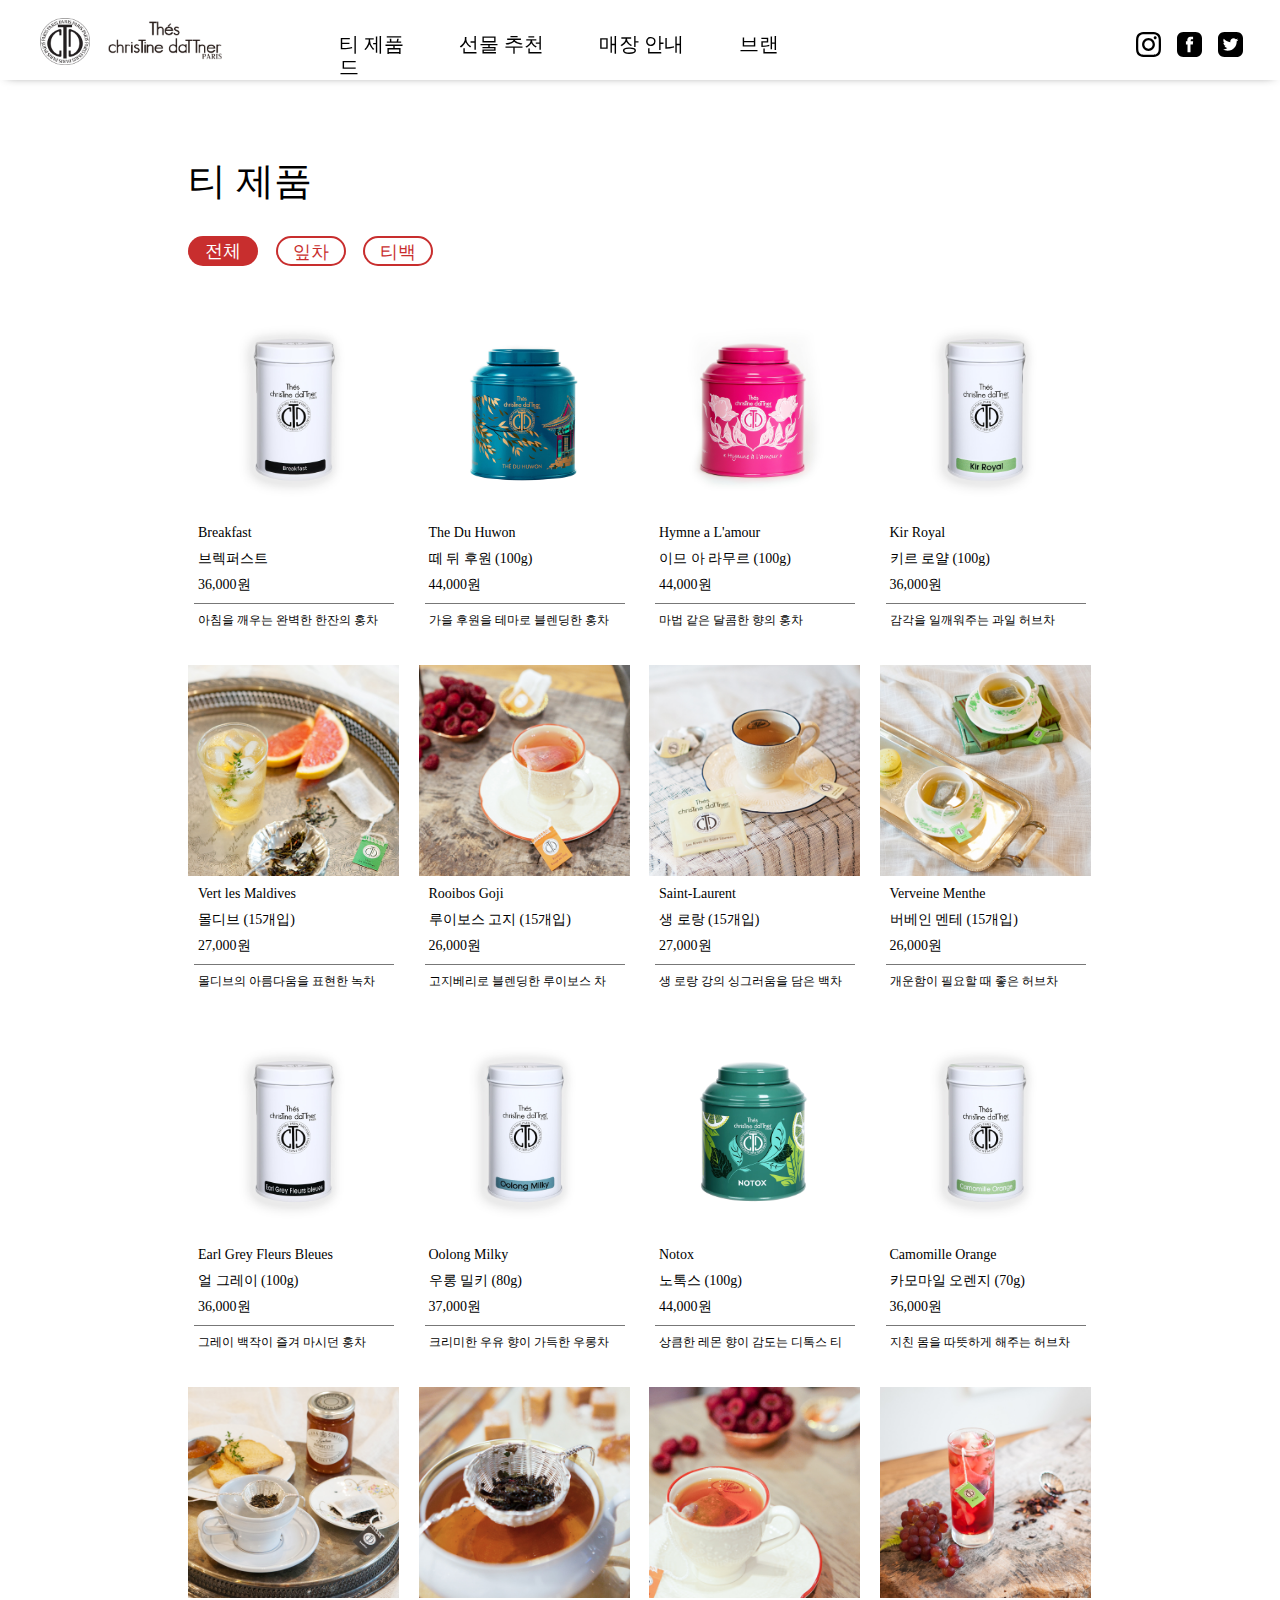
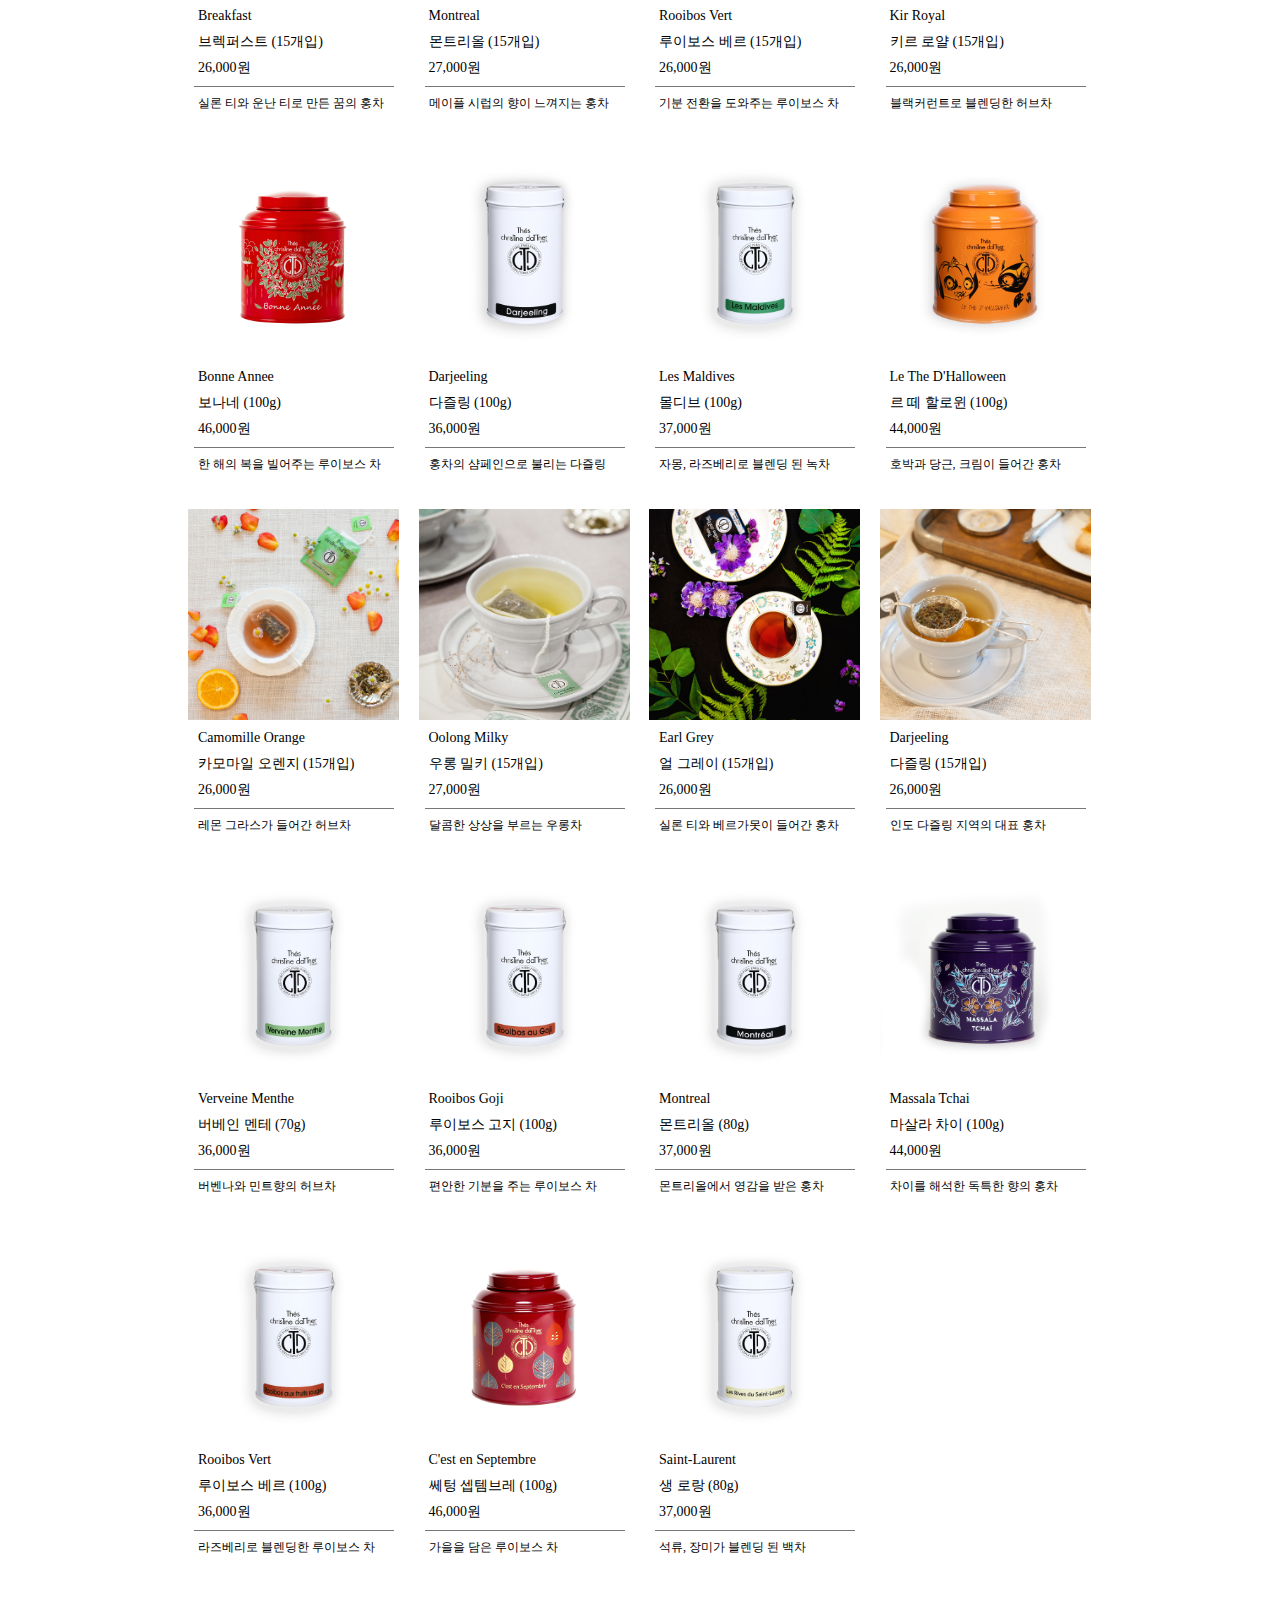
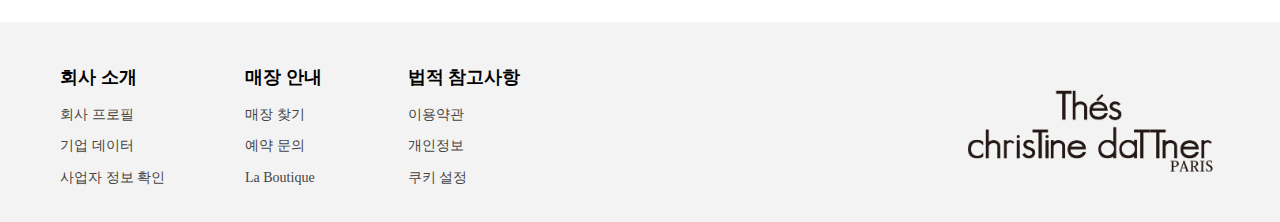
<file: tea_all.html>
<!DOCTYPE html>
<html lang="en">

<head>
  <meta charset="UTF-8">
  <meta http-equiv="X-UA-Compatible" content="IE=edge">
  <meta name="viewport" content="width=device-width, initial-scale=1.0">

  <!-- favicon -->
  <link rel="shortcut icon" href="img/favicon.ico">

  <!-- font -->
  <link href="https://hangeul.pstatic.net/hangeul_static/css/nanum-square-neo.css" rel="stylesheet">

  <!-- css -->
  <link rel="stylesheet" href="css/normalize.css">
  <link rel="stylesheet" href="css/main.css">
  <link rel="stylesheet" href="css/tea_all.css">

  <!-- jqeury -->
  <script src="js/jquery-3.6.1.min.js"></script>

  <title>Christine Dattner</title>
</head>

<body>
  <div class="wrap">
    <header>
      <div class="header">
        <div class="mobile_nav">
          <h1>
            <a href="index.html" class="logo">
              <img src="img/logo1.png" alt="크리스틴다트너" class="m_logo">
            </a>
          </h1>
          <button type="button" class="ham_btn">
            <span></span>
            <span></span>
            <span></span>
          </button>
        </div>
        <!-- mobile_nav end -->

        <div class="on_menu">
          <ul class="mobile_sns">
            <li>
              <a href="#">
                <img src="img/instagram.svg" alt="인스타그램">
              </a>
            </li>
            <li>
              <a href="#">
                <img src="img/facebook.svg" alt="페이스북">
              </a>
            </li>
            <li>
              <a href="#">
                <img src="img/twitter.svg" alt="트위터">
              </a>
            </li>
          </ul>

          <button type="button" class="ham_btn_on">
            <span></span>
            <span></span>
          </button>

          <ul class="mobile_menu">
            <li>
              <a href="tea_all.html">티 제품</a>
            </li>
            <li>
              <a href="gift.html">선물 추천</a>
            </li>
            <li>
              <a href="shop.html">매장 안내</a>
            </li>
            <li>
              <a href="brand.html">브랜드</a>
            </li>
          </ul>
        </div>
        <!-- on_menu end -->

        <div class="pc_nav">
          <h1>
            <a href="index.html">
              <img src="img/logo1.png" alt="크리스틴다트너" class="pc_logo1">
              <img src="img/logo2.png" alt="크리스틴다트너" class="pc_logo2">
            </a>
          </h1>

          <ul class="pc_menu">
            <li>
              <a href="tea_all.html">티 제품</a>
            </li>
            <li>
              <a href="gift.html">선물 추천</a>
            </li>
            <li>
              <a href="shop.html">매장 안내</a>
            </li>
            <li>
              <a href="brand.html">브랜드</a>
            </li>
          </ul>

          <ul class="pc_sns">
            <li>
              <a href="#">
                <img src="img/instagram.svg" alt="인스타그램">
              </a>
            </li>
            <li>
              <a href="#">
                <img src="img/facebook.svg" alt="페이스북">
              </a>
            </li>
            <li>
              <a href="#">
                <img src="img/twitter.svg" alt="트위터">
              </a>
            </li>
          </ul>
        </div>
        <!-- pc_nav end -->
      </div>
    </header>
    <!-- header end -->

    <div id="tea">
      <div class="tea">
        <h2 class="screen_out">Tea</h2>
        <p class="title">티 제품</p>

        <div class="category">
          <a href="tea_all.html">
            <div class="all">
              <p>전체</p>
            </div>
          </a>
          <a href="tea_leaves.html">
            <div class="tealeaves">
              <p>잎차</p>
            </div>
          </a>
          <a href="tea_bag.html">
            <div class="teabag">
              <p>티백</p>
            </div>
          </a>
        </div>

        <div class="conts">

          <div class="t1">
            <a href="#">
              <div class="img1"></div>
              <div class="textbox">
                <p class="eng">Breakfast</p>
                <p class="kor">브렉퍼스트</p>
                <p class="price">36,000원</p>
                <div class="line"></div>
                <p class="ex">아침을 깨우는 완벽한 한잔의 홍차</p>
              </div>
            </a>
          </div>

          <div class="t2">
            <a href="#">
              <div class="img2"></div>
              <div class="textbox">
                <p class="eng">The Du Huwon</p>
                <p class="kor">떼 뒤 후원 (100g)</p>
                <p class="price">44,000원</p>
                <div class="line"></div>
                <p class="ex">가을 후원을 테마로 블렌딩한 홍차</p>
              </div>
            </a>
          </div>

          <div class="t3">
            <a href="#">
              <div class="img3"></div>
              <div class="textbox">
                <p class="eng">Hymne a L'amour</p>
                <p class="kor">이므 아 라무르 (100g)</p>
                <p class="price">44,000원</p>
                <div class="line"></div>
                <p class="ex">마법 같은 달콤한 향의 홍차</p>
              </div>
            </a>
          </div>

          <div class="t4">
            <a href="#">
              <div class="img4"></div>
              <div class="textbox">
                <p class="eng">Kir Royal</p>
                <p class="kor">키르 로얄 (100g)</p>
                <p class="price">36,000원</p>
                <div class="line"></div>
                <p class="ex">감각을 일깨워주는 과일 허브차</p>
              </div>
            </a>
          </div>

          <div class="t5">
            <a href="#">
              <div class="img5"></div>
              <div class="textbox">
                <p class="eng">Vert les Maldives</p>
                <p class="kor">몰디브 (15개입)</p>
                <p class="price">27,000원</p>
                <div class="line"></div>
                <p class="ex">몰디브의 아름다움을 표현한 녹차</p>
              </div>
            </a>
          </div>

          <div class="t6">
            <a href="#">
              <div class="img6"></div>
              <div class="textbox">
                <p class="eng">Rooibos Goji</p>
                <p class="kor">루이보스 고지 (15개입)</p>
                <p class="price">26,000원</p>
                <div class="line"></div>
                <p class="ex">고지베리로 블렌딩한 루이보스 차</p>
              </div>
            </a>
          </div>

          <div class="t7">
            <a href="#">
              <div class="img7"></div>
              <div class="textbox">
                <p class="eng">Saint-Laurent</p>
                <p class="kor">생 로랑 (15개입)</p>
                <p class="price">27,000원</p>
                <div class="line"></div>
                <p class="ex">생 로랑 강의 싱그러움을 담은 백차</p>
              </div>
            </a>
          </div>

          <div class="t8">
            <a href="#">
              <div class="img8"></div>
              <div class="textbox">
                <p class="eng">Verveine Menthe</p>
                <p class="kor">버베인 멘테 (15개입)</p>
                <p class="price">26,000원</p>
                <div class="line"></div>
                <p class="ex">개운함이 필요할 때 좋은 허브차</p>
              </div>
            </a>
          </div>

          <div class="t9">
            <a href="#">
              <div class="img9"></div>
              <div class="textbox">
                <p class="eng">Earl Grey Fleurs Bleues</p>
                <p class="kor">얼 그레이 (100g)</p>
                <p class="price">36,000원</p>
                <div class="line"></div>
                <p class="ex">그레이 백작이 즐겨 마시던 홍차</p>
              </div>
            </a>
          </div>

          <div class="t10">
            <a href="#">
              <div class="img10"></div>
              <div class="textbox">
                <p class="eng">Oolong Milky</p>
                <p class="kor">우롱 밀키 (80g)</p>
                <p class="price">37,000원</p>
                <div class="line"></div>
                <p class="ex">크리미한 우유 향이 가득한 우롱차</p>
              </div>
            </a>
          </div>

          <div class="t11">
            <a href="#">
              <div class="img11"></div>
              <div class="textbox">
                <p class="eng">Notox</p>
                <p class="kor">노톡스 (100g)</p>
                <p class="price">44,000원</p>
                <div class="line"></div>
                <p class="ex">상큼한 레몬 향이 감도는 디톡스 티</p>
              </div>
            </a>
          </div>

          <div class="t12">
            <a href="#">
              <div class="img12"></div>
              <div class="textbox">
                <p class="eng">Camomille Orange</p>
                <p class="kor">카모마일 오렌지 (70g)</p>
                <p class="price">36,000원</p>
                <div class="line"></div>
                <p class="ex">지친 몸을 따뜻하게 해주는 허브차</p>
              </div>
            </a>
          </div>

          <div class="t13">
            <a href="#">
              <div class="img13"></div>
              <div class="textbox">
                <p class="eng">Breakfast</p>
                <p class="kor">브렉퍼스트 (15개입)</p>
                <p class="price">26,000원</p>
                <div class="line"></div>
                <p class="ex">실론 티와 운난 티로 만든 꿈의 홍차</p>
              </div>
            </a>
          </div>

          <div class="t14">
            <a href="#">
              <div class="img14"></div>
              <div class="textbox">
                <p class="eng">Montreal</p>
                <p class="kor">몬트리올 (15개입)</p>
                <p class="price">27,000원</p>
                <div class="line"></div>
                <p class="ex">메이플 시럽의 향이 느껴지는 홍차</p>
              </div>
            </a>
          </div>

          <div class="t15">
            <a href="#">
              <div class="img15"></div>
              <div class="textbox">
                <p class="eng">Rooibos Vert</p>
                <p class="kor">루이보스 베르 (15개입)</p>
                <p class="price">26,000원</p>
                <div class="line"></div>
                <p class="ex">기분 전환을 도와주는 루이보스 차</p>
              </div>
            </a>
          </div>

          <div class="t16">
            <a href="#">
              <div class="img16"></div>
              <div class="textbox">
                <p class="eng">Kir Royal</p>
                <p class="kor">키르 로얄 (15개입)</p>
                <p class="price">26,000원</p>
                <div class="line"></div>
                <p class="ex">블랙커런트로 블렌딩한 허브차</p>
              </div>
            </a>
          </div>

          <div class="t17">
            <a href="#">
              <div class="img17"></div>
              <div class="textbox">
                <p class="eng">Bonne Annee</p>
                <p class="kor">보나네 (100g)</p>
                <p class="price">46,000원</p>
                <div class="line"></div>
                <p class="ex">한 해의 복을 빌어주는 루이보스 차</p>
              </div>
            </a>
          </div>

          <div class="t18">
            <a href="#">
              <div class="img18"></div>
              <div class="textbox">
                <p class="eng">Darjeeling</p>
                <p class="kor">다즐링 (100g)</p>
                <p class="price">36,000원</p>
                <div class="line"></div>
                <p class="ex">홍차의 샴페인으로 불리는 다즐링</p>
              </div>
            </a>
          </div>

          <div class="t19">
            <a href="#">
              <div class="img19"></div>
              <div class="textbox">
                <p class="eng">Les Maldives</p>
                <p class="kor">몰디브 (100g)</p>
                <p class="price">37,000원</p>
                <div class="line"></div>
                <p class="ex">자몽, 라즈베리로 블렌딩 된 녹차</p>
              </div>
            </a>
          </div>

          <div class="t20">
            <a href="#">
              <div class="img20"></div>
              <div class="textbox">
                <p class="eng">Le The D'Halloween</p>
                <p class="kor">르 떼 할로윈 (100g)</p>
                <p class="price">44,000원</p>
                <div class="line"></div>
                <p class="ex">호박과 당근, 크림이 들어간 홍차</p>
              </div>
            </a>
          </div>

          <div class="t21">
            <a href="#">
              <div class="img21"></div>
              <div class="textbox">
                <p class="eng">Camomille Orange</p>
                <p class="kor">카모마일 오렌지 (15개입)</p>
                <p class="price">26,000원</p>
                <div class="line"></div>
                <p class="ex">레몬 그라스가 들어간 허브차</p>
              </div>
            </a>
          </div>

          <div class="t22">
            <a href="#">
              <div class="img22"></div>
              <div class="textbox">
                <p class="eng">Oolong Milky</p>
                <p class="kor">우롱 밀키 (15개입)</p>
                <p class="price">27,000원</p>
                <div class="line"></div>
                <p class="ex">달콤한 상상을 부르는 우롱차</p>
              </div>
            </a>
          </div>

          <div class="t23">
            <a href="#">
              <div class="img23"></div>
              <div class="textbox">
                <p class="eng">Earl Grey</p>
                <p class="kor">얼 그레이 (15개입)</p>
                <p class="price">26,000원</p>
                <div class="line"></div>
                <p class="ex">실론 티와 베르가못이 들어간 홍차</p>
              </div>
            </a>
          </div>

          <div class="t24">
            <a href="#">
              <div class="img24"></div>
              <div class="textbox">
                <p class="eng">Darjeeling</p>
                <p class="kor">다즐링 (15개입)</p>
                <p class="price">26,000원</p>
                <div class="line"></div>
                <p class="ex">인도 다즐링 지역의 대표 홍차</p>
              </div>
            </a>
          </div>

          <div class="t25">
            <a href="#">
              <div class="img25"></div>
              <div class="textbox">
                <p class="eng">Verveine Menthe</p>
                <p class="kor">버베인 멘테 (70g)</p>
                <p class="price">36,000원</p>
                <div class="line"></div>
                <p class="ex">버벤나와 민트향의 허브차</p>
              </div>
            </a>
          </div>

          <div class="t26">
            <a href="#">
              <div class="img26"></div>
              <div class="textbox">
                <p class="eng">Rooibos Goji</p>
                <p class="kor">루이보스 고지 (100g)</p>
                <p class="price">36,000원</p>
                <div class="line"></div>
                <p class="ex">편안한 기분을 주는 루이보스 차</p>
              </div>
            </a>
          </div>

          <div class="t27">
            <a href="#">
              <div class="img27"></div>
              <div class="textbox">
                <p class="eng">Montreal</p>
                <p class="kor">몬트리올 (80g)</p>
                <p class="price">37,000원</p>
                <div class="line"></div>
                <p class="ex">몬트리올에서 영감을 받은 홍차</p>
              </div>
            </a>
          </div>

          <div class="t28">
            <a href="#">
              <div class="img28"></div>
              <div class="textbox">
                <p class="eng">Massala Tchai</p>
                <p class="kor">마살라 차이 (100g)</p>
                <p class="price">44,000원</p>
                <div class="line"></div>
                <p class="ex">차이를 해석한 독특한 향의 홍차</p>
              </div>
            </a>
          </div>

          <div class="t29">
            <a href="#">
              <div class="img29"></div>
              <div class="textbox">
                <p class="eng">Rooibos Vert</p>
                <p class="kor">루이보스 베르 (100g)</p>
                <p class="price">36,000원</p>
                <div class="line"></div>
                <p class="ex">라즈베리로 블렌딩한 루이보스 차</p>
              </div>
            </a>
          </div>

          <div class="t30">
            <a href="#">
              <div class="img30"></div>
              <div class="textbox">
                <p class="eng">C'est en Septembre</p>
                <p class="kor">쎄텅 셉템브레 (100g)</p>
                <p class="price">46,000원</p>
                <div class="line"></div>
                <p class="ex">가을을 담은 루이보스 차</p>
              </div>
            </a>
          </div>

          <div class="t31">
            <a href="#">
              <div class="img31"></div>
              <div class="textbox">
                <p class="eng">Saint-Laurent</p>
                <p class="kor">생 로랑 (80g)</p>
                <p class="price">37,000원</p>
                <div class="line"></div>
                <p class="ex">석류, 장미가 블렌딩 된 백차</p>
              </div>
            </a>
          </div>

        </div>
        <!-- conts end -->

      </div>
      <!-- tea end -->
    </div>

    <footer>
      <div class="footer">
        <div class="footer_left">
          <ul>
            <li class="footer1">
              <h3>회사 소개</h3>
              <a href="#">회사 프로필</a>
              <a href="#">기업 데이터</a>
              <a href="#">사업자 정보 확인</a>
            </li>

            <li class="footer2">
              <h3>매장 안내</h3>
              <a href="#">매장 찾기</a>
              <a href="#">예약 문의</a>
              <a href="#">La Boutique</a>
            </li>

            <li class="footer3">
              <h3>법적 참고사항</h3>
              <a href="#">이용약관</a>
              <a href="#">개인정보</a>
              <a href="#">쿠키 설정</a>
            </li>
          </ul>
        </div>

        <div class="footer_right">
          <a href="index.html">
            <img src="img/logo2.png" alt="크리스틴다트너">
          </a>
        </div>

      </div>
      <!-- footer end -->
    </footer>
    <!-- footer end -->

  </div>
  <!-- wrap end -->

  <script src="js/main.js"></script>

</body>

</html>
</file>
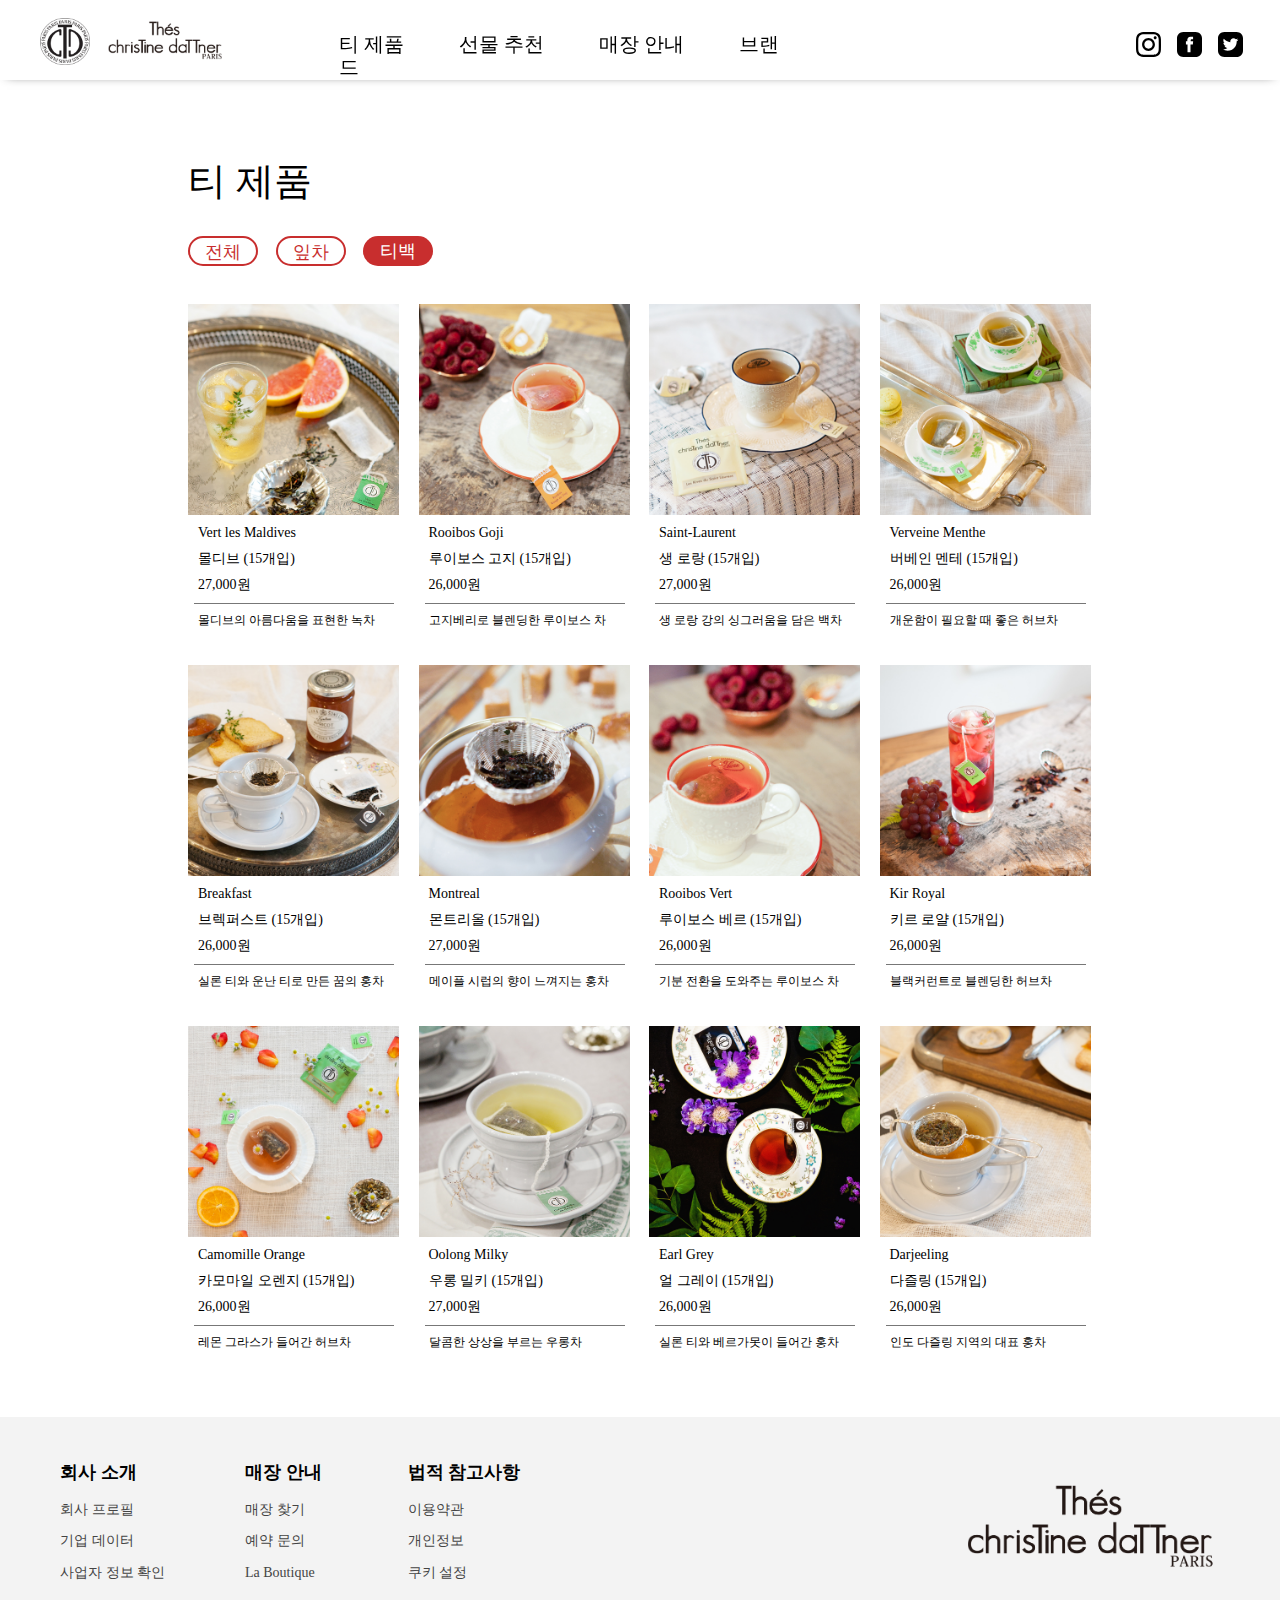
<file: tea_bag.html>
<!DOCTYPE html>
<html lang="en">

<head>
  <meta charset="UTF-8">
  <meta http-equiv="X-UA-Compatible" content="IE=edge">
  <meta name="viewport" content="width=device-width, initial-scale=1.0">

  <!-- favicon -->
  <link rel="shortcut icon" href="img/favicon.ico">

  <!-- font -->
  <link href="https://hangeul.pstatic.net/hangeul_static/css/nanum-square-neo.css" rel="stylesheet">

  <!-- css -->
  <link rel="stylesheet" href="css/normalize.css">
  <link rel="stylesheet" href="css/main.css">
  <link rel="stylesheet" href="css/tea_bag.css">

  <!-- jqeury -->
  <script src="js/jquery-3.6.1.min.js"></script>

  <title>Christine Dattner</title>
</head>

<body>
  <div class="wrap">
    <header>
      <div class="header">
        <div class="mobile_nav">
          <h1>
            <a href="index.html" class="logo">
              <img src="img/logo1.png" alt="크리스틴다트너" class="m_logo">
            </a>
          </h1>
          <button type="button" class="ham_btn">
            <span></span>
            <span></span>
            <span></span>
          </button>
        </div>
        <!-- mobile_nav end -->

        <div class="on_menu">
          <ul class="mobile_sns">
            <li>
              <a href="#">
                <img src="img/instagram.svg" alt="인스타그램">
              </a>
            </li>
            <li>
              <a href="#">
                <img src="img/facebook.svg" alt="페이스북">
              </a>
            </li>
            <li>
              <a href="#">
                <img src="img/twitter.svg" alt="트위터">
              </a>
            </li>
          </ul>

          <button type="button" class="ham_btn_on">
            <span></span>
            <span></span>
          </button>

          <ul class="mobile_menu">
            <li>
              <a href="tea_all.html">티 제품</a>
            </li>
            <li>
              <a href="gift.html">선물 추천</a>
            </li>
            <li>
              <a href="shop.html">매장 안내</a>
            </li>
            <li>
              <a href="brand.html">브랜드</a>
            </li>
          </ul>
        </div>
        <!-- on_menu end -->

        <div class="pc_nav">
          <h1>
            <a href="index.html">
              <img src="img/logo1.png" alt="크리스틴다트너" class="pc_logo1">
              <img src="img/logo2.png" alt="크리스틴다트너" class="pc_logo2">
            </a>
          </h1>

          <ul class="pc_menu">
            <li>
              <a href="tea_all.html">티 제품</a>
            </li>
            <li>
              <a href="gift.html">선물 추천</a>
            </li>
            <li>
              <a href="shop.html">매장 안내</a>
            </li>
            <li>
              <a href="brand.html">브랜드</a>
            </li>
          </ul>

          <ul class="pc_sns">
            <li>
              <a href="#">
                <img src="img/instagram.svg" alt="인스타그램">
              </a>
            </li>
            <li>
              <a href="#">
                <img src="img/facebook.svg" alt="페이스북">
              </a>
            </li>
            <li>
              <a href="#">
                <img src="img/twitter.svg" alt="트위터">
              </a>
            </li>
          </ul>
        </div>
        <!-- pc_nav end -->
      </div>
    </header>
    <!-- header end -->

    <div class="tea">
      <h2 class="screen_out">Tea</h2>
      <p class="title">티 제품</p>

      <div class="category">
        <a href="tea_all.html">
          <div class="all">
            <p>전체</p>
          </div>
        </a>
        <a href="tea_leaves.html">
          <div class="tealeaves">
            <p>잎차</p>
          </div>
        </a>
        <a href="tea_bag.html">
          <div class="teabag">
            <p>티백</p>
          </div>
        </a>
      </div>

      <div class="conts">

        <div class="t1">
          <a href="#">
            <div class="img1"></div>
            <div class="textbox">
              <p class="eng">Vert les Maldives</p>
              <p class="kor">몰디브 (15개입)</p>
              <p class="price">27,000원</p>
              <div class="line"></div>
              <p class="ex">몰디브의 아름다움을 표현한 녹차</p>
            </div>
          </a>
        </div>

        <div class="t2">
          <a href="#">
            <div class="img2"></div>
            <div class="textbox">
              <p class="eng">Rooibos Goji</p>
              <p class="kor">루이보스 고지 (15개입)</p>
              <p class="price">26,000원</p>
              <div class="line"></div>
              <p class="ex">고지베리로 블렌딩한 루이보스 차</p>
            </div>
          </a>
        </div>

        <div class="t3">
          <a href="#">
            <div class="img3"></div>
            <div class="textbox">
              <p class="eng">Saint-Laurent</p>
              <p class="kor">생 로랑 (15개입)</p>
              <p class="price">27,000원</p>
              <div class="line"></div>
              <p class="ex">생 로랑 강의 싱그러움을 담은 백차</p>
            </div>
          </a>
        </div>

        <div class="t4">
          <a href="#">
            <div class="img4"></div>
            <div class="textbox">
              <p class="eng">Verveine Menthe</p>
              <p class="kor">버베인 멘테 (15개입)</p>
              <p class="price">26,000원</p>
              <div class="line"></div>
              <p class="ex">개운함이 필요할 때 좋은 허브차</p>
            </div>
          </a>
        </div>

        <div class="t5">
          <a href="#">
            <div class="img5"></div>
            <div class="textbox">
              <p class="eng">Breakfast</p>
              <p class="kor">브렉퍼스트 (15개입)</p>
              <p class="price">26,000원</p>
              <div class="line"></div>
              <p class="ex">실론 티와 운난 티로 만든 꿈의 홍차</p>
            </div>
          </a>
        </div>

        <div class="t6">
          <a href="#">
            <div class="img6"></div>
            <div class="textbox">
              <p class="eng">Montreal</p>
              <p class="kor">몬트리올 (15개입)</p>
              <p class="price">27,000원</p>
              <div class="line"></div>
              <p class="ex">메이플 시럽의 향이 느껴지는 홍차</p>
            </div>
          </a>
        </div>

        <div class="t7">
          <a href="#">
            <div class="img7"></div>
            <div class="textbox">
              <p class="eng">Rooibos Vert</p>
              <p class="kor">루이보스 베르 (15개입)</p>
              <p class="price">26,000원</p>
              <div class="line"></div>
              <p class="ex">기분 전환을 도와주는 루이보스 차</p>
            </div>
          </a>
        </div>

        <div class="t8">
          <a href="#">
            <div class="img8"></div>
            <div class="textbox">
              <p class="eng">Kir Royal</p>
              <p class="kor">키르 로얄 (15개입)</p>
              <p class="price">26,000원</p>
              <div class="line"></div>
              <p class="ex">블랙커런트로 블렌딩한 허브차</p>
            </div>
          </a>
        </div>

        <div class="t9">
          <a href="#">
            <div class="img9"></div>
            <div class="textbox">
              <p class="eng">Camomille Orange</p>
              <p class="kor">카모마일 오렌지 (15개입)</p>
              <p class="price">26,000원</p>
              <div class="line"></div>
              <p class="ex">레몬 그라스가 들어간 허브차</p>
            </div>
          </a>
        </div>

        <div class="t10">
          <a href="#">
            <div class="img10"></div>
            <div class="textbox">
              <p class="eng">Oolong Milky</p>
              <p class="kor">우롱 밀키 (15개입)</p>
              <p class="price">27,000원</p>
              <div class="line"></div>
              <p class="ex">달콤한 상상을 부르는 우롱차</p>
            </div>
          </a>
        </div>

        <div class="t11">
          <a href="#">
            <div class="img11"></div>
            <div class="textbox">
              <p class="eng">Earl Grey</p>
              <p class="kor">얼 그레이 (15개입)</p>
              <p class="price">26,000원</p>
              <div class="line"></div>
              <p class="ex">실론 티와 베르가못이 들어간 홍차</p>
            </div>
          </a>
        </div>

        <div class="t12">
          <a href="#">
            <div class="img12"></div>
            <div class="textbox">
              <p class="eng">Darjeeling</p>
              <p class="kor">다즐링 (15개입)</p>
              <p class="price">26,000원</p>
              <div class="line"></div>
              <p class="ex">인도 다즐링 지역의 대표 홍차</p>
            </div>
          </a>
        </div>

      </div>
      <!-- conts end -->

    </div>
    <!-- tea end -->

    <footer>
      <div class="footer">
        <div class="footer_left">
          <ul>
            <li class="footer1">
              <h3>회사 소개</h3>
              <a href="#">회사 프로필</a>
              <a href="#">기업 데이터</a>
              <a href="#">사업자 정보 확인</a>
            </li>

            <li class="footer2">
              <h3>매장 안내</h3>
              <a href="#">매장 찾기</a>
              <a href="#">예약 문의</a>
              <a href="#">La Boutique</a>
            </li>

            <li class="footer3">
              <h3>법적 참고사항</h3>
              <a href="#">이용약관</a>
              <a href="#">개인정보</a>
              <a href="#">쿠키 설정</a>
            </li>
          </ul>
        </div>

        <div class="footer_right">
          <a href="index.html">
            <img src="img/logo2.png" alt="크리스틴다트너">
          </a>
        </div>

      </div>
      <!-- footer end -->
    </footer>
    <!-- footer end -->

  </div>
  <!-- wrap end -->

  <script src="js/main.js"></script>
</body>

</html>
</file>
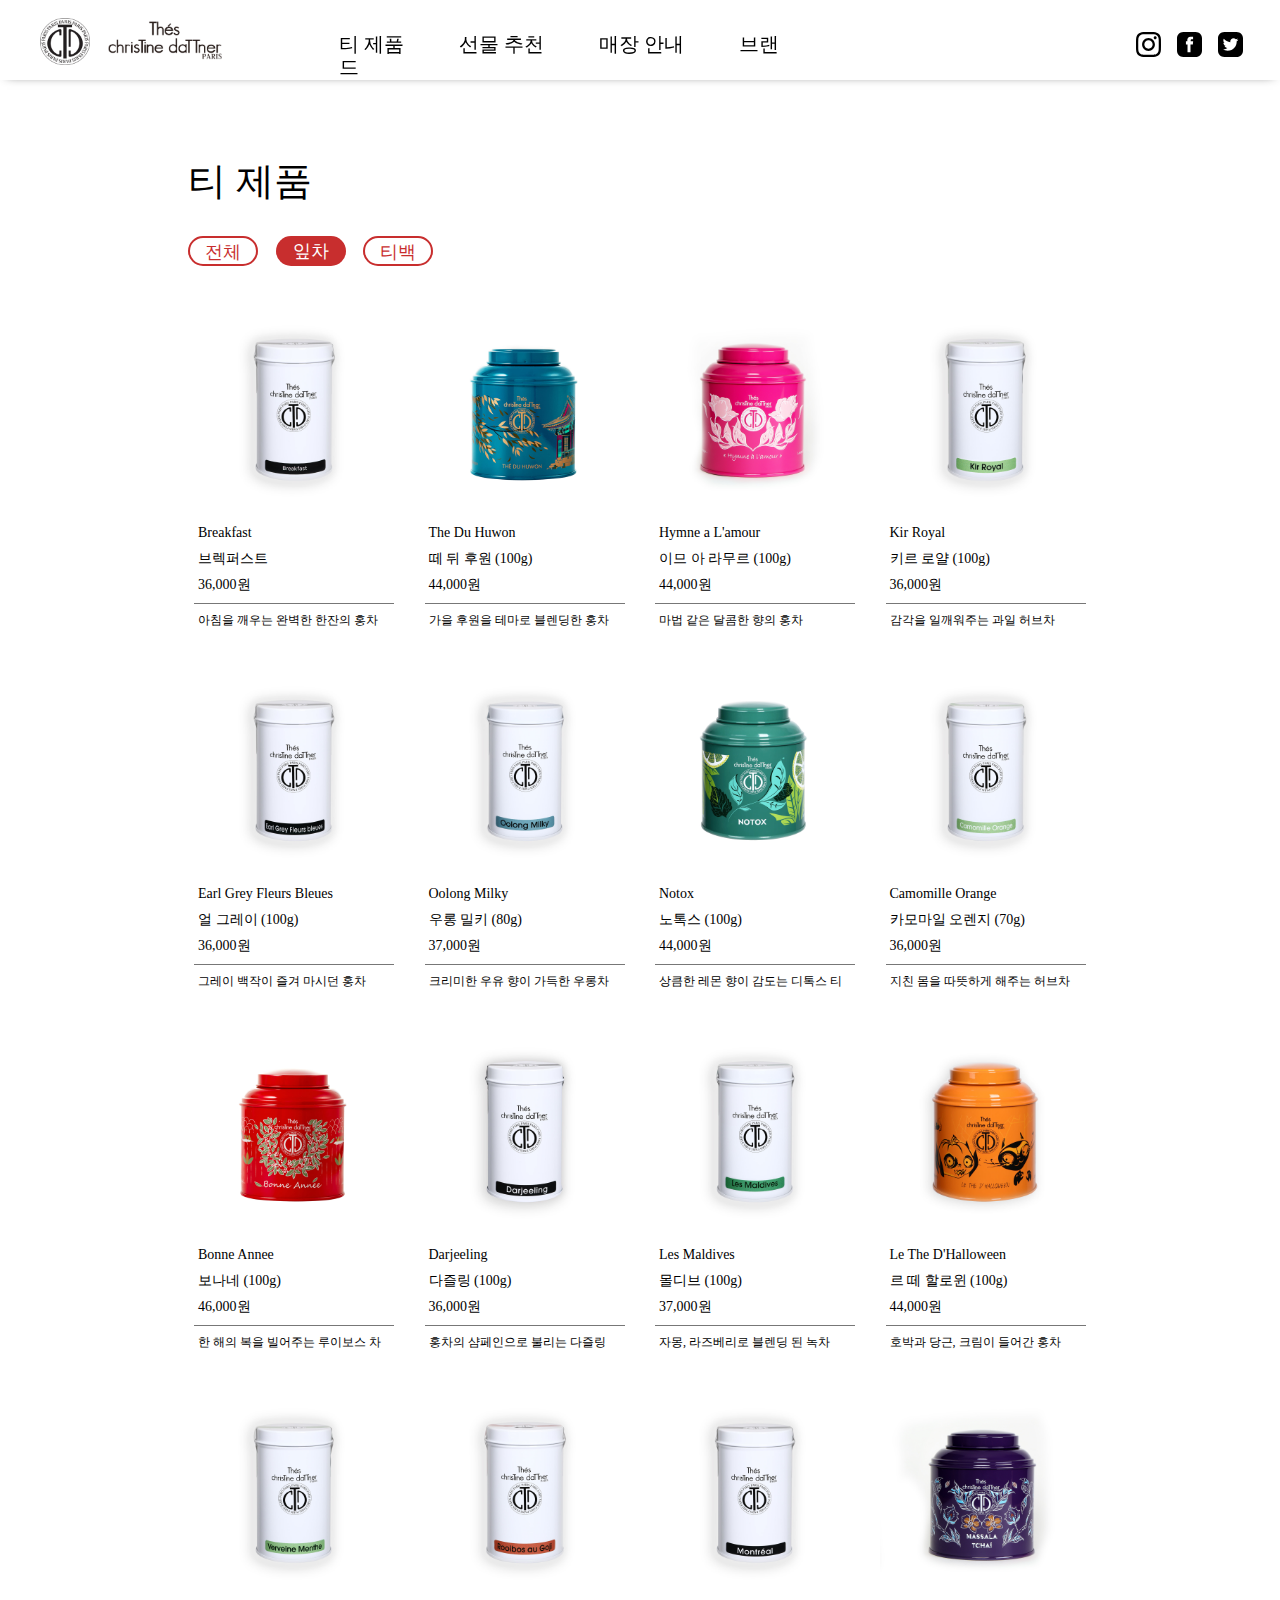
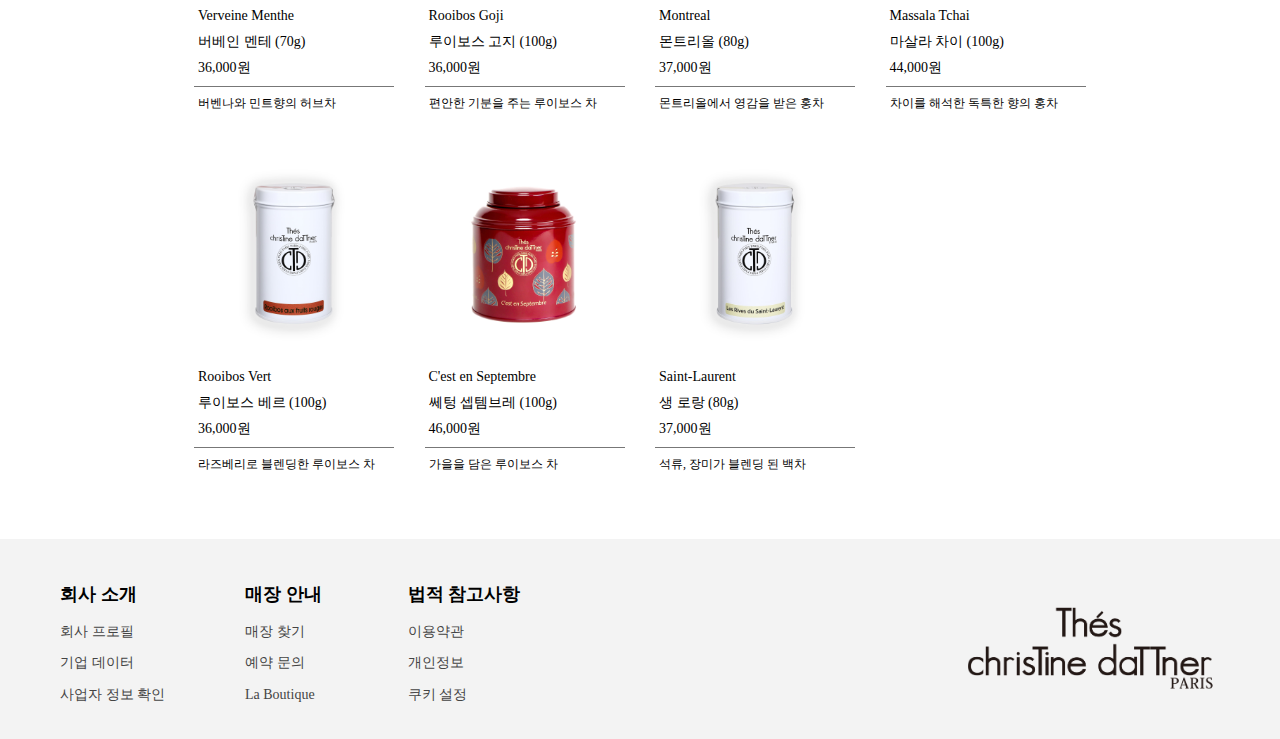
<file: tea_leaves.html>
<!DOCTYPE html>
<html lang="en">

<head>
  <meta charset="UTF-8">
  <meta http-equiv="X-UA-Compatible" content="IE=edge">
  <meta name="viewport" content="width=device-width, initial-scale=1.0">

  <!-- favicon -->
  <link rel="shortcut icon" href="img/favicon.ico">

  <!-- font -->
  <link href="https://hangeul.pstatic.net/hangeul_static/css/nanum-square-neo.css" rel="stylesheet">

  <!-- css -->
  <link rel="stylesheet" href="css/normalize.css">
  <link rel="stylesheet" href="css/main.css">
  <link rel="stylesheet" href="css/tea_leaves.css">

  <!-- jqeury -->
  <script src="js/jquery-3.6.1.min.js"></script>

  <title>Christine Dattner</title>
</head>

<body>
  <div class="wrap">
    <header>
      <div class="header">
        <div class="mobile_nav">
          <h1>
            <a href="index.html" class="logo">
              <img src="img/logo1.png" alt="크리스틴다트너" class="m_logo">
            </a>
          </h1>
          <button type="button" class="ham_btn">
            <span></span>
            <span></span>
            <span></span>
          </button>
        </div>
        <!-- mobile_nav end -->

        <div class="on_menu">
          <ul class="mobile_sns">
            <li>
              <a href="#">
                <img src="img/instagram.svg" alt="인스타그램">
              </a>
            </li>
            <li>
              <a href="#">
                <img src="img/facebook.svg" alt="페이스북">
              </a>
            </li>
            <li>
              <a href="#">
                <img src="img/twitter.svg" alt="트위터">
              </a>
            </li>
          </ul>

          <button type="button" class="ham_btn_on">
            <span></span>
            <span></span>
          </button>

          <ul class="mobile_menu">
            <li>
              <a href="tea_all.html">티 제품</a>
            </li>
            <li>
              <a href="gift.html">선물 추천</a>
            </li>
            <li>
              <a href="shop.html">매장 안내</a>
            </li>
            <li>
              <a href="brand.html">브랜드</a>
            </li>
          </ul>
        </div>
        <!-- on_menu end -->

        <div class="pc_nav">
          <h1>
            <a href="index.html">
              <img src="img/logo1.png" alt="크리스틴다트너" class="pc_logo1">
              <img src="img/logo2.png" alt="크리스틴다트너" class="pc_logo2">
            </a>
          </h1>

          <ul class="pc_menu">
            <li>
              <a href="tea_all.html">티 제품</a>
            </li>
            <li>
              <a href="gift.html">선물 추천</a>
            </li>
            <li>
              <a href="shop.html">매장 안내</a>
            </li>
            <li>
              <a href="brand.html">브랜드</a>
            </li>
          </ul>

          <ul class="pc_sns">
            <li>
              <a href="#">
                <img src="img/instagram.svg" alt="인스타그램">
              </a>
            </li>
            <li>
              <a href="#">
                <img src="img/facebook.svg" alt="페이스북">
              </a>
            </li>
            <li>
              <a href="#">
                <img src="img/twitter.svg" alt="트위터">
              </a>
            </li>
          </ul>
        </div>
        <!-- pc_nav end -->
      </div>
    </header>
    <!-- header end -->

    <div class="tea">
      <h2 class="screen_out">Tea</h2>
      <p class="title">티 제품</p>

      <div class="category">
        <a href="tea_all.html">
          <div class="all">
            <p>전체</p>
          </div>
        </a>
        <a href="tea_leaves.html">
          <div class="tealeaves">
            <p>잎차</p>
          </div>
        </a>
        <a href="tea_bag.html">
          <div class="teabag">
            <p>티백</p>
          </div>
        </a>
      </div>

      <div class="conts">

        <div class="t1">
          <a href="#">
            <div class="img1"></div>
            <div class="textbox">
              <p class="eng">Breakfast</p>
              <p class="kor">브렉퍼스트</p>
              <p class="price">36,000원</p>
              <div class="line"></div>
              <p class="ex">아침을 깨우는 완벽한 한잔의 홍차</p>
            </div>
          </a>
        </div>

        <div class="t2">
          <a href="#">
            <div class="img2"></div>
            <div class="textbox">
              <p class="eng">The Du Huwon</p>
              <p class="kor">떼 뒤 후원 (100g)</p>
              <p class="price">44,000원</p>
              <div class="line"></div>
              <p class="ex">가을 후원을 테마로 블렌딩한 홍차</p>
            </div>
          </a>
        </div>

        <div class="t3">
          <a href="#">
            <div class="img3"></div>
            <div class="textbox">
              <p class="eng">Hymne a L'amour</p>
              <p class="kor">이므 아 라무르 (100g)</p>
              <p class="price">44,000원</p>
              <div class="line"></div>
              <p class="ex">마법 같은 달콤한 향의 홍차</p>
            </div>
          </a>
        </div>

        <div class="t4">
          <a href="#">
            <div class="img4"></div>
            <div class="textbox">
              <p class="eng">Kir Royal</p>
              <p class="kor">키르 로얄 (100g)</p>
              <p class="price">36,000원</p>
              <div class="line"></div>
              <p class="ex">감각을 일깨워주는 과일 허브차</p>
            </div>
          </a>
        </div>

        <div class="t5">
          <a href="#">
            <div class="img5"></div>
            <div class="textbox">
              <p class="eng">Earl Grey Fleurs Bleues</p>
              <p class="kor">얼 그레이 (100g)</p>
              <p class="price">36,000원</p>
              <div class="line"></div>
              <p class="ex">그레이 백작이 즐겨 마시던 홍차</p>
            </div>
          </a>
        </div>

        <div class="t6">
          <a href="#">
            <div class="img6"></div>
            <div class="textbox">
              <p class="eng">Oolong Milky</p>
              <p class="kor">우롱 밀키 (80g)</p>
              <p class="price">37,000원</p>
              <div class="line"></div>
              <p class="ex">크리미한 우유 향이 가득한 우롱차</p>
            </div>
          </a>
        </div>

        <div class="t7">
          <a href="#">
            <div class="img7"></div>
            <div class="textbox">
              <p class="eng">Notox</p>
              <p class="kor">노톡스 (100g)</p>
              <p class="price">44,000원</p>
              <div class="line"></div>
              <p class="ex">상큼한 레몬 향이 감도는 디톡스 티</p>
            </div>
          </a>
        </div>

        <div class="t8">
          <a href="#">
            <div class="img8"></div>
            <div class="textbox">
              <p class="eng">Camomille Orange</p>
              <p class="kor">카모마일 오렌지 (70g)</p>
              <p class="price">36,000원</p>
              <div class="line"></div>
              <p class="ex">지친 몸을 따뜻하게 해주는 허브차</p>
            </div>
          </a>
        </div>

        <div class="t9">
          <a href="#">
            <div class="img9"></div>
            <div class="textbox">
              <p class="eng">Bonne Annee</p>
              <p class="kor">보나네 (100g)</p>
              <p class="price">46,000원</p>
              <div class="line"></div>
              <p class="ex">한 해의 복을 빌어주는 루이보스 차</p>
            </div>
          </a>
        </div>

        <div class="t10">
          <a href="#">
            <div class="img10"></div>
            <div class="textbox">
              <p class="eng">Darjeeling</p>
              <p class="kor">다즐링 (100g)</p>
              <p class="price">36,000원</p>
              <div class="line"></div>
              <p class="ex">홍차의 샴페인으로 불리는 다즐링</p>
            </div>
          </a>
        </div>

        <div class="t11">
          <a href="#">
            <div class="img11"></div>
            <div class="textbox">
              <p class="eng">Les Maldives</p>
              <p class="kor">몰디브 (100g)</p>
              <p class="price">37,000원</p>
              <div class="line"></div>
              <p class="ex">자몽, 라즈베리로 블렌딩 된 녹차</p>
            </div>
          </a>
        </div>

        <div class="t12">
          <a href="#">
            <div class="img12"></div>
            <div class="textbox">
              <p class="eng">Le The D'Halloween</p>
              <p class="kor">르 떼 할로윈 (100g)</p>
              <p class="price">44,000원</p>
              <div class="line"></div>
              <p class="ex">호박과 당근, 크림이 들어간 홍차</p>
            </div>
          </a>
        </div>

        <div class="t13">
          <a href="#">
            <div class="img13"></div>
            <div class="textbox">
              <p class="eng">Verveine Menthe</p>
              <p class="kor">버베인 멘테 (70g)</p>
              <p class="price">36,000원</p>
              <div class="line"></div>
              <p class="ex">버벤나와 민트향의 허브차</p>
            </div>
          </a>
        </div>

        <div class="t14">
          <a href="#">
            <div class="img14"></div>
            <div class="textbox">
              <p class="eng">Rooibos Goji</p>
              <p class="kor">루이보스 고지 (100g)</p>
              <p class="price">36,000원</p>
              <div class="line"></div>
              <p class="ex">편안한 기분을 주는 루이보스 차</p>
            </div>
          </a>
        </div>

        <div class="t15">
          <a href="#">
            <div class="img15"></div>
            <div class="textbox">
              <p class="eng">Montreal</p>
              <p class="kor">몬트리올 (80g)</p>
              <p class="price">37,000원</p>
              <div class="line"></div>
              <p class="ex">몬트리올에서 영감을 받은 홍차</p>
            </div>
          </a>
        </div>

        <div class="t16">
          <a href="#">
            <div class="img16"></div>
            <div class="textbox">
              <p class="eng">Massala Tchai</p>
              <p class="kor">마살라 차이 (100g)</p>
              <p class="price">44,000원</p>
              <div class="line"></div>
              <p class="ex">차이를 해석한 독특한 향의 홍차</p>
            </div>
          </a>
        </div>

        <div class="t17">
          <a href="#">
            <div class="img17"></div>
            <div class="textbox">
              <p class="eng">Rooibos Vert</p>
              <p class="kor">루이보스 베르 (100g)</p>
              <p class="price">36,000원</p>
              <div class="line"></div>
              <p class="ex">라즈베리로 블렌딩한 루이보스 차</p>
            </div>
          </a>
        </div>

        <div class="t18">
          <a href="#">
            <div class="img18"></div>
            <div class="textbox">
              <p class="eng">C'est en Septembre</p>
              <p class="kor">쎄텅 셉템브레 (100g)</p>
              <p class="price">46,000원</p>
              <div class="line"></div>
              <p class="ex">가을을 담은 루이보스 차</p>
            </div>
          </a>
        </div>

        <div class="t19">
          <a href="#">
            <div class="img19"></div>
            <div class="textbox">
              <p class="eng">Saint-Laurent</p>
              <p class="kor">생 로랑 (80g)</p>
              <p class="price">37,000원</p>
              <div class="line"></div>
              <p class="ex">석류, 장미가 블렌딩 된 백차</p>
            </div>
          </a>
        </div>

      </div>
      <!-- conts end -->

    </div>
    <!-- tea end -->

    <footer>
      <div class="footer">
        <div class="footer_left">
          <ul>
            <li class="footer1">
              <h3>회사 소개</h3>
              <a href="#">회사 프로필</a>
              <a href="#">기업 데이터</a>
              <a href="#">사업자 정보 확인</a>
            </li>

            <li class="footer2">
              <h3>매장 안내</h3>
              <a href="#">매장 찾기</a>
              <a href="#">예약 문의</a>
              <a href="#">La Boutique</a>
            </li>

            <li class="footer3">
              <h3>법적 참고사항</h3>
              <a href="#">이용약관</a>
              <a href="#">개인정보</a>
              <a href="#">쿠키 설정</a>
            </li>
          </ul>
        </div>

        <div class="footer_right">
          <a href="index.html">
            <img src="img/logo2.png" alt="크리스틴다트너">
          </a>
        </div>

      </div>
      <!-- footer end -->
    </footer>
    <!-- footer end -->

  </div>
  <!-- wrap end -->

  <script src="js/main.js"></script>
</body>

</html>
</file>
<file: css/brand.css>
#brand,
#story,
#vision,
#tea {
  width: 315px;
  margin: 0 auto;
}

.brand {
  margin-top: 120px;
  margin-bottom: 40px;
}

.brand p {
  font-size: 1.7em;
  font-family: 'NanumSquareNeoBold';
  cursor: default;
}

.story,
.vision {
  margin-bottom: 40px;
}

.title {
  margin-bottom: 15px;
  font-size: 1.4em;
  font-family: 'NanumSquareNeoBold';
  cursor: default;
}

.story img,
.vision img,
.tea img {
  width: 100%;
  margin-bottom: 20px;
}

.story_txt,
.vision_txt,
.tea_txt {
  font-size: 1.1em;
  text-align: center;
  line-height: 20px;
  cursor: default;
}

.story_txt span,
.vision_txt span,
.tea_txt span {
  font-size: 1.2em;
  font-family: 'NanumSquareNeoBold';
}

.line {
  width: 315px;
  height: 1px;
  margin: 0 auto;
  margin-bottom: 40px;
  background: #777;
}

.tea {
  margin-bottom: 80px;
}


/* tablet 768 */
@media screen and (min-width:768px) {

  #brand,
  #story,
  #vision,
  #tea {
    width: 608px;
  }

  .brand {
    margin-bottom: 60px;
  }

  .brand p {
    font-size: 2.4em;
  }

  .story,
  .vision {
    margin-bottom: 60px;
  }

  .title {
    margin-bottom: 20px;
    font-size: 2em;
  }

  .story_cont {
    display: inline-block;
    position: relative;
    width: 608px;
  }

  .story img {
    display: inline-block;
    width: 290px;
  }

  .story_txt {
    position: absolute;
    top: 50%;
    left: 320px;
    font-size: 1.6em;
    text-align: left;
    line-height: 36px;
    transform: translateY(-50%);
  }

  .vision img,
  .tea img {
    margin-bottom: 30px;
  }

  .vision_txt,
  .tea_txt {
    font-size: 1.6em;
    line-height: 36px;
  }

  .line {
    width: 608px;
    margin-bottom: 60px;
  }

  .tea {
    margin-bottom: 120px;
  }
}


/* tablet 1024 */
@media screen and (min-width:1024px) {

  #brand,
  #story,
  #vision,
  #tea {
    width: 904px;
  }

  .brand {
    margin-top: 160px;
    margin-bottom: 80px;
  }

  .brand p {
    font-size: 3.8em;
  }

  .story,
  .vision {
    margin-bottom: 80px;
  }

  .title {
    margin-bottom: 30px;
    font-size: 3em;
  }

  .story_cont {
    width: 904px;
  }

  .story img {
    width: 400px;
  }

  .story_txt {
    left: 450px;
    font-size: 2.4em;
    line-height: 50px;
  }

  .vision img,
  .tea img {
    margin-bottom: 40px;
  }

  .vision_txt,
  .tea_txt {
    font-size: 2.4em;
    line-height: 50px;
  }

  .line {
    width: 904px;
    margin-bottom: 80px;
  }

  .tea {
    margin-bottom: 160px;
  }
}


/* pc 1920 */
@media screen and (min-width:1920px) {

  #brand,
  #story,
  #vision,
  #tea {
    width: 1720px;
  }

  .brand {
    margin-top: 200px;
    margin-bottom: 100px;
  }

  .brand p {
    font-size: 5.4em;
  }

  .story,
  .vision {
    margin-bottom: 100px;
  }

  .title {
    margin-bottom: 60px;
    font-size: 4em;
  }

  .story_cont {
    width: 1720px;
  }

  .story img {
    width: 800px;
  }

  .story_txt {
    left: 920px;
    font-size: 3.4em;
    line-height: 70px;
  }

  .vision img,
  .tea img {
    margin-bottom: 60px;
  }

  .vision_txt,
  .tea_txt {
    font-size: 3.4em;
    line-height: 70px;
  }

  .line {
    width: 1720px;
    margin-bottom: 100px;
  }

  .tea {
    margin-bottom: 200px;
  }
}
</file>
<file: css/gift.css>
html {
  scroll-behavior: smooth;
  overflow-x: hidden;
}

.title {
  width: 315px;
  margin: 0 auto;
  margin-top: 120px;
  margin-bottom: 40px;
}

.maintitle {
  font-size: 1.7em;
  font-family: 'NanumSquareNeoBold';
  cursor: default;
}

.menu {
  width: 300px;
  margin-top: 15px;
}

.menu p {
  font-size: 1.3em;
  font-family: 'NanumSquareNeoBold';
  text-align: center;
  margin-top: 3px;
}

.menu-1,
.menu-2,
.menu-3 {
  display: inline-block;
  height: 25px;
  border: 2px solid #c82e2e;
  border-radius: 25px;
  color: #c82e2e;
  transition: .2s;
}

.menu-1:hover,
.menu-2:hover,
.menu-3:hover {
  background: #c82e2e;
  color: #fff;
}

.menu-1 {
  width: 80px;
  margin-right: 10px;
}

.menu-2 {
  width: 90px;
  margin-right: 10px;
}

.menu-3 {
  width: 100px;
}

#collection {
  width: 315px;
  margin: 0 auto;
  margin-bottom: 40px;
}

.collection_title {
  margin-bottom: 20px;
}

.collection_title p {
  cursor: default;
}

.collection_title p:nth-child(1) {
  font-size: 1.4em;
  font-family: 'NanumSquareNeoBold';
  margin-bottom: 10px;
}

.collection_title p:nth-child(2) {
  font-size: 1em;
}

.c-cont {
  width: 318px;
  margin: 0 auto;
}

.c-cont>div {
  display: inline-block;
  width: 152.5px;
  height: 242.5px;
}

.c-img1,
.c-img2,
.c-img3 {
  width: 152.5px;
  height: 152.5px;
  transition: .3s;
}


.c-textbox {
  width: 152.5px;
  height: 90px;
  background: #f5f4f9;
}

.c-textbox p {
  margin-left: 6px;
}

.c-eng {
  font-size: 1.1em;
  font-family: 'NanumSquareNeoExtraBold';
  margin-bottom: 5px;
}

.c-kor {
  font-size: 1.1em;
  margin-bottom: 5px;
}

.c-price {
  font-size: 1.1em;
  margin-bottom: 6px;
}

.c-line {
  width: 145px;
  height: 1px;
  background: #777;
  margin-bottom: 6px;
  margin-left: 50%;
  transform: translateX(-50%);
}

.c-ex-1 {
  font-size: .7em;
  line-height: 13px;
}

.c-ex-2 {
  display: none;
}

.c-1 {
  margin-right: 10px;
  margin-bottom: 20px;
}

.c-img1 {
  background: url(../img/s2_assoter_1.jpg) no-repeat center/cover;
}

.c-img1:hover {
  background: url(../img/s2_assoter_2.jpg) no-repeat center/cover;
}

.c-img2 {
  background: url(../img/s2_felicite6_1.jpg) no-repeat center/cover;
}

.c-img2:hover {
  background: url(../img/s2_felicite6_2.jpg) no-repeat center/cover;
}

.c-img3 {
  background: url(../img/s2_bonheur9_1.jpg) no-repeat center/cover;
}

.c-img3:hover {
  background: url(../img/s2_bonheur9_2.jpg) no-repeat center/cover;
}

.big-line {
  width: 315px;
  height: 1px;
  background: #777;
  margin-bottom: 40px;
  margin-left: 50%;
  transform: translateX(-50%);
}

#recommend {
  margin-bottom: 40px;
}

.recommend_title {
  width: 315px;
  margin: 0 auto;
  margin-bottom: 20px;
}

.recommend_title p {
  cursor: default;
}

.recommend_title p:nth-child(1) {
  font-size: 1.4em;
  font-family: 'NanumSquareNeoBold';
  margin-bottom: 10px;
}

.recommend_title p:nth-child(2) {
  font-size: 1em;
}

.r-1,
.r-2,
.r-3 {
  width: 100%;
  height: 335px;
  position: relative;
}

.r-1,
.r-2 {
  margin-bottom: 30px;
}

.r-img1,
.r-img2,
.r-img3 {
  width: 150px;
  height: 150px;
}

.r-img1 {
  background: url(../img/s2_bonneannee.jpg) no-repeat center/cover;
  margin: 0 auto;
  position: relative;
  z-index: 1;
}

.r-bg1 {
  width: 100%;
  height: 270px;
  background: #ac4848;
  position: absolute;
  top: 65px;
}

.r-text1,
.r-text2,
.r-text3 {
  margin-top: 100px;
  text-align: center;
}

.r-svg1,
.r-svg2,
.r-svg3 {
  stroke-width: 2px;
  stroke: #fff;
  fill: transparent;
}

.r-svg1 {
  width: 111px;
}

.bonneannee_svg {
  stroke-dasharray: 400;
  stroke-dashoffset: 400;
  animation: path 4s linear forwards infinite;
  animation-delay: .5s;
}

@keyframes path {
  from {
    stroke-dashoffset: 400;
    fill: transparent;
  }

  to {
    stroke-dashoffset: 0;
    fill: #fff;
  }
}

.r-text1>p,
.r-text2>p,
.r-text3>p {
  font-size: .8em;
  line-height: 15px;
  color: #fff;
  font-family: 'NanumSquareNeoBold';
  margin-top: 10px;
  cursor: default;
}

.r-btn1 {
  width: 90px;
  height: 25px;
  border: 2px solid #fff;
  margin: 0 auto;
  margin-top: 10px;
  transition: .2s;
}

.r-btn1 p {
  color: #fff;
  margin-top: 6px;
  font-size: .8em;
}

.r-btn1:hover {
  background: #84090b;
  border: 2px solid #84090b;
}

.r-img2 {
  background: url(../img/s2_massalatchai.jpg) no-repeat center/cover;
  margin: 0 auto;
  position: relative;
  z-index: 1;
}

.r-bg2 {
  width: 100%;
  height: 270px;
  background: #3f498a;
  position: absolute;
  top: 65px;
}

.r-svg2 {
  width: 120px;
}

.massalatchai_svg {
  stroke-dasharray: 500;
  stroke-dashoffset: 500;
  animation: path 4s linear forwards infinite;
  animation-delay: .5s;
}

@keyframes path {
  from {
    stroke-dashoffset: 500;
    fill: transparent;
  }

  to {
    stroke-dashoffset: 0;
    fill: #fff;
  }
}

.r-btn2 {
  width: 110px;
  height: 25px;
  border: 2px solid #fff;
  margin: 0 auto;
  margin-top: 10px;
  transition: .2s;
}

.r-btn2 p {
  color: #fff;
  margin-top: 6px;
  font-size: .8em;
}

.r-btn2:hover {
  background: #171f5d;
  border: 2px solid #171f5d;
}

.r-img3 {
  background: url(../img/s2_notox.jpg) no-repeat center/cover;
  margin: 0 auto;
  position: relative;
  z-index: 1;
}

.r-bg3 {
  width: 100%;
  height: 270px;
  background: #4e8055;
  position: absolute;
  top: 65px;
}

.r-svg3 {
  width: 50px;
}

.notox_svg {
  stroke-dasharray: 500;
  stroke-dashoffset: 500;
  animation: path 4s linear forwards infinite;
  animation-delay: .5s;
}

@keyframes path {
  from {
    stroke-dashoffset: 500;
    fill: transparent;
  }

  to {
    stroke-dashoffset: 0;
    fill: #fff;
  }
}

.r-btn3 {
  width: 90px;
  height: 25px;
  border: 2px solid #fff;
  margin: 0 auto;
  margin-top: 10px;
  transition: .2s;
}

.r-btn3 p {
  color: #fff;
  margin-top: 6px;
  font-size: .8em;
}

.r-btn3:hover {
  background: #0b521a;
  border: 2px solid #0b521a;
}

#useful {
  width: 318px;
  margin: 0 auto;
  margin-bottom: 80px;
}

.useful_title {
  margin-bottom: 20px;
}

.useful_title p {
  cursor: default;
}

.useful_title p:nth-child(1) {
  font-size: 1.4em;
  font-family: 'NanumSquareNeoBold';
  margin-bottom: 10px;
}

.useful_title p:nth-child(2) {
  font-size: 1em;
}

.u-1,
.u-2,
.u-3,
.u-4 {
  display: inline-block;
  width: 152.5px;
  height: 232.5px;
}

.u-1,
.u-2 {
  margin-bottom: 40px;
}

.u-1,
.u-3 {
  margin-right: 10px;
}

.u-img1,
.u-img2,
.u-img3,
.u-img4 {
  width: 152.5px;
  height: 152.5px;
  transition: .3s;
}

.u-textbox {
  width: 152.5px;
  height: 90px;
}

.u-textbox p {
  margin-left: 6px;
}

.u-eng {
  margin-top: 6px;
  font-size: 1em;
  font-family: 'NanumSquareNeoExtraBold';
}

.u-kor {
  margin-top: 5px;
  font-size: 1em;
}

.u-line {
  width: 145px;
  height: 1px;
  background: #777;
  margin-top: 7px;
  margin-bottom: 7px;
  margin-left: 50%;
  transform: translateX(-50%);
}

.u-ex {
  font-size: .7em;
  line-height: 15px;
}


.u-img1 {
  background: url(../img/s2_kirroyal.jpg) no-repeat center/cover;
}

.u-img1:hover {
  background: url(../img/s2_kirroyal_hover.jpg) no-repeat center/cover;
}

.u-img2 {
  background: url(../img/s2_earlgrey.jpg) no-repeat center/cover;
}

.u-img2:hover {
  background: url(../img/s2_earlgrey_hover.jpg) no-repeat center/cover;
}

.u-img3 {
  background: url(../img/s2_maldives.jpg) no-repeat center/cover;
}

.u-img3:hover {
  background: url(../img/s2_maldives_hover.jpg) no-repeat center/cover;
}

.u-img4 {
  background: url(../img/s2_verveinementhe.jpg) no-repeat center/cover;
}

.u-img4:hover {
  background: url(../img/s2_verveinementhe_hover.jpg) no-repeat center/cover;
}


/* tablet 768 */
@media screen and (min-width:768px) {
  .title {
    width: 608px;
    margin-bottom: 60px;
  }

  .maintitle {
    font-size: 2.6em;
  }

  .menu {
    width: 435px;
    margin-top: 30px;
  }

  .menu p {
    font-size: 2em;
    margin-top: 7px;
  }

  .menu-1,
  .menu-2,
  .menu-3 {
    height: 40px;
    border-radius: 20px;
  }

  .menu-1 {
    width: 110px;
    margin-right: 20px;
  }

  .menu-2 {
    width: 130px;
    margin-right: 20px;
  }

  .menu-3 {
    width: 150px;
  }

  #collection {
    width: 608px;
    margin-bottom: 60px;
  }

  .collection_title {
    margin-bottom: 40px;
  }

  .collection_title p:nth-child(1) {
    font-size: 2.3em;
  }

  .collection_title p:nth-child(2) {
    font-size: 1.8em;
  }

  .c-cont {
    width: 613px;
  }

  .c-cont>div {
    width: 190px;
    height: 310px;
  }

  .c-img1,
  .c-img2,
  .c-img3 {
    width: 190px;
    height: 190px;
  }


  .c-textbox {
    width: 190px;
    height: 120px;
  }

  .c-textbox p {
    margin-left: 10px;
  }

  .c-eng {
    font-size: 1.2em;
    margin-bottom: 10px;
  }

  .c-kor {
    font-size: 1.2em;
    margin-bottom: 10px;
  }

  .c-price {
    font-size: 1.2em;
    margin-bottom: 10px;
  }

  .c-line {
    width: 180px;
    margin-bottom: 10px;
  }

  .c-ex-1 {
    font-size: .9em;
    line-height: 15px;
  }

  .c-1 {
    margin-right: 19px;
    margin-bottom: 0px;
  }

  .c-2 {
    margin-right: 19px;
  }

  .big-line {
    width: 608px;
    margin-bottom: 60px;
  }

  #recommend {
    margin-bottom: 40px;
  }

  .recommend_title {
    width: 608px;
    margin-bottom: 40px;
  }

  .recommend_title p:nth-child(1) {
    font-size: 2.3em;
  }

  .recommend_title p:nth-child(2) {
    font-size: 1.8em;
  }

  .r-1,
  .r-2,
  .r-3 {
    height: 580px;
  }

  .r-1,
  .r-2 {
    margin-bottom: 40px;
  }

  .r-img1,
  .r-img2,
  .r-img3 {
    width: 300px;
    height: 300px;
  }

  .r-bg1 {
    height: 450px;
    top: 130px;
  }

  .r-text1,
  .r-text2,
  .r-text3 {
    margin-top: 200px;
  }

  .r-svg1 {
    width: 236px;
  }

  .r-text1>p,
  .r-text2>p,
  .r-text3>p {
    font-size: 1.8em;
    line-height: 26px;
    margin-top: 0px;
  }

  .r-btn1 {
    width: 100px;
    height: 30px;
    margin-top: 20px;
  }

  .r-btn1 p {
    font-size: 1.2em;
  }

  .r-bg2 {
    height: 450px;
    top: 130px;
  }

  .r-svg2 {
    width: 250px;
  }

  .r-btn2 {
    width: 130px;
    height: 30px;
    margin-top: 20px;
  }

  .r-btn2 p {
    font-size: 1.2em;
  }

  .r-bg3 {
    height: 450px;
    top: 130px;
  }

  .r-svg3 {
    width: 100px;
  }


  .r-btn3 {
    width: 100px;
    height: 30px;
    margin-top: 20px;
  }

  .r-btn3 p {
    font-size: 1.2em;
  }

  #useful {
    width: 608px;
    margin-bottom: 120px;
  }

  .useful_title {
    margin-bottom: 40px;
  }

  .useful_title p:nth-child(1) {
    font-size: 2.3em;
  }

  .useful_title p:nth-child(2) {
    font-size: 1.8em;
  }

  .u_cont {
    width: 611px;
    margin: 0 auto;
  }

  .u-1,
  .u-2,
  .u-3,
  .u-4 {
    width: 294px;
    height: 444px;
  }

  .u-1,
  .u-3 {
    margin-right: 20px;
  }

  .u-img1,
  .u-img2,
  .u-img3,
  .u-img4 {
    width: 294px;
    height: 294px;
  }

  .u-textbox {
    width: 294px;
    height: 150px;
  }

  .u-textbox p {
    margin-left: 15px;
  }

  .u-eng {
    margin-top: 12px;
    font-size: 1.8em;
  }

  .u-kor {
    margin-top: 10px;
    font-size: 1.6em;
  }

  .u-line {
    width: 280px;
    margin-top: 15px;
    margin-bottom: 15px;
  }

  .u-ex {
    font-size: 1.4em;
    line-height: 20px;
  }
}


/* tablet 1024 */
@media screen and (min-width:1024px) {
  .title {
    width: 904px;
    margin-top: 160px;
    margin-bottom: 80px;
  }

  .maintitle {
    font-size: 3.8em;
  }

  .menu {
    width: 435px;
  }

  .menu p {
    font-size: 1.8em;
    margin-top: 3.5px;
  }

  .menu-1,
  .menu-2,
  .menu-3 {
    height: 30px;
    border-radius: 15px;
  }

  .menu-1 {
    width: 120px;
  }


  .menu-3 {
    width: 140px;
  }

  #collection {
    width: 904px;
    margin-bottom: 80px;
  }

  .collection_title {
    margin-bottom: 60px;
  }

  .collection_title p:nth-child(1) {
    font-size: 2.8em;
    margin-bottom: 15px;
  }

  .collection_title p:nth-child(2) {
    font-size: 2em;
  }

  .c-cont {
    width: 909px;
  }

  .c-cont>div {
    width: 288px;
    height: 458px;
  }

  .c-img1,
  .c-img2,
  .c-img3 {
    width: 288px;
    height: 288px;
  }


  .c-textbox {
    width: 288px;
    height: 170px;
  }

  .c-textbox p {
    margin-left: 15px;
  }

  .c-eng {
    font-size: 2em;
    margin-bottom: 10px;
  }

  .c-kor {
    font-size: 1.8em;
    margin-bottom: 15px;
  }

  .c-price {
    font-size: 1.8em;
    margin-bottom: 15px;
  }

  .c-line {
    width: 280px;
    margin-bottom: 15px;
  }

  .c-ex-1 {
    display: none;
  }

  .c-ex-2 {
    display: block;
    font-size: 1em;
    line-height: 18px;
  }

  .c-1 {
    margin-right: 20px;
  }

  .c-2 {
    margin-right: 20px;
  }

  .big-line {
    width: 904px;
    margin-bottom: 80px;
  }

  #recommend {
    margin-bottom: 80px;
  }

  .recommend_title {
    width: 904px;
    margin-bottom: 60px;
  }

  .recommend_title p:nth-child(1) {
    font-size: 2.8em;
  }

  .recommend_title p:nth-child(2) {
    font-size: 2em;
  }

  .r-1,
  .r-2,
  .r-3 {
    height: 375px;
  }

  .r-1,
  .r-2 {
    margin-bottom: 60px;
  }

  .r-img1,
  .r-img2,
  .r-img3 {
    width: 375px;
    height: 375px;
  }

  .r-img1 {
    margin-left: 60px;
  }

  .r-bg1 {
    height: 300px;
    top: 38px;
  }

  .r-text1,
  .r-text2,
  .r-text3 {
    margin-top: 25px;
    margin-left: 484px;
    text-align: left;
  }

  .r-svg1 {
    width: 285px;
  }


  .r-btn1 {
    margin-top: 25px;
    margin-left: 0px;
  }

  .r-btn1 p {
    text-align: center;
    margin-top: 6px;
    font-size: 1.2em;
  }


  .r-img2 {
    margin-right: 60px;
  }

  .r-bg2 {
    height: 300px;
    top: 38px;
  }

  .r-svg2 {
    width: 302px;
  }


  .r-text2 {
    margin-top: 25px;
    margin-left: 100px;
    text-align: left;
  }


  .r-text2>p {
    font-size: 1.8em;
    line-height: 26px;
  }

  .r-btn2 {
    width: 140px;
    margin-top: 25px;
    margin-left: 0px;
  }

  .r-btn2 p {
    margin-top: 6.5px;
    text-align: center;
  }

  .r-img3 {
    margin-left: 60px;
  }

  .r-bg3 {
    height: 300px;
    top: 38px;
  }

  .r-svg3 {
    width: 120px;
  }


  .r-btn3 {
    margin-top: 20px;
    margin-left: 0px;
  }

  .r-btn3 p {
    text-align: center;
  }

  #useful {
    width: 904px;
    margin-bottom: 160px;
  }

  .useful_title {
    margin-bottom: 60px;
  }

  .useful_title p:nth-child(1) {
    font-size: 2.8em;
    margin-bottom: 15px;
  }

  .useful_title p:nth-child(2) {
    font-size: 2em;
  }

  .u_cont {
    width: 912px;
  }

  .u-1,
  .u-2,
  .u-3,
  .u-4 {
    width: 211px;
    height: 341px;
  }

  .u-1,
  .u-2 {
    margin-bottom: 0px;
  }

  .u-1,
  .u-2,
  .u-3 {
    margin-right: 20px;
  }

  .u-img1,
  .u-img2,
  .u-img3,
  .u-img4 {
    width: 211px;
    height: 211px;
  }

  .u-textbox {
    width: 211px;
    height: 130px;
  }

  .u-textbox p {
    margin-left: 10px;
  }

  .u-eng {
    margin-top: 15px;
    font-size: 1.4em;
  }

  .u-kor {
    font-size: 1.3em;
  }

  .u-line {
    width: 200px;
    margin-top: 10px;
    margin-bottom: 10px;
  }

  .u-ex {
    font-size: 1.2em;
    line-height: 18px;
  }
}


/* pc 1920 */
@media screen and (min-width:1920px) {
  .title {
    width: 1720px;
    margin-top: 200px;
    margin-bottom: 100px;
  }

  .maintitle {
    font-size: 5.4em;
  }

  .menu {
    width: 585px;
    margin-top: 50px;
  }

  .menu p {
    font-size: 2.4em;
    margin-top: 8px;
  }

  .menu-1,
  .menu-2,
  .menu-3 {
    height: 50px;
    border: 3px solid #c82e2e;
    border-radius: 25px;
  }

  .menu-1 {
    width: 180px;
  }

  .menu-2 {
    width: 180px;
  }

  .menu-3 {
    width: 180px;
  }

  #collection {
    width: 1720px;
    margin-bottom: 100px;
  }

  .collection_title {
    margin-bottom: 90px;
  }

  .collection_title p:nth-child(1) {
    font-size: 3.6em;
    margin-bottom: 20px;
  }

  .c-cont {
    width: 1726px;
  }

  .c-cont>div {
    width: 547px;
    height: 787px;
  }

  .c-img1,
  .c-img2,
  .c-img3 {
    width: 547px;
    height: 547px;
  }


  .c-textbox {
    width: 547px;
    height: 240px;
  }

  .c-textbox p {
    margin-left: 20px;
  }

  .c-eng {
    font-size: 2.6em;
    margin-bottom: 20px;
  }

  .c-kor {
    font-size: 2.4em;
    margin-bottom: 25px;
  }

  .c-price {
    font-size: 2.4em;
    margin-bottom: 20px;
  }

  .c-line {
    width: 520px;
    margin-bottom: 20px;
  }

  .c-ex-2 {
    font-size: 1.8em;
    line-height: 26px;
  }

  .c-1 {
    margin-right: 40px;
  }

  .c-2 {
    margin-right: 40px;
  }

  .big-line {
    width: 1720px;
    margin-bottom: 100px;
  }

  #recommend {
    margin-bottom: 100px;
  }

  .recommend_title {
    width: 1720px;
    margin-bottom: 80px;
  }

  .recommend_title p:nth-child(1) {
    font-size: 3.6em;
    margin-bottom: 20px;
  }

  .r-1,
  .r-2,
  .r-3 {
    height: 700px;
  }

  .r-1,
  .r-2 {
    margin-bottom: 80px;
  }

  .r-img1,
  .r-img2,
  .r-img3 {
    width: 700px;
    height: 700px;
  }

  .r-img1 {
    margin-left: 100px;
  }

  .r-bg1 {
    height: 580px;
    top: 60px;
  }

  .r-text1,
  .r-text2,
  .r-text3 {
    margin-top: 50px;
    margin-left: 900px;
  }

  .r-svg1 {
    width: 557px;
  }


  .r-text1>p,
  .r-text2>p,
  .r-text3>p {
    font-size: 3.4em;
    line-height: 50px;
  }

  .r-btn1 {
    width: 200px;
    height: 60px;
    border: 3px solid #fff;
    margin-top: 50px;
    margin-left: 0px;
  }

  .r-btn1 p {
    margin-top: 14px;
    font-size: 2.4em;
  }


  .r-img2 {
    margin-right: 100px;
  }

  .r-bg2 {
    height: 580px;
    top: 60px;
  }

  .r-svg2 {
    width: 592px;
  }

  .r-text2 {
    margin-top: 60px;
    margin-left: 170px;
  }


  .r-text2>p {
    font-size: 3.4em;
    line-height: 50px;
  }

  .r-btn2 {
    width: 260px;
    height: 60px;
    border: 3px solid #fff;
    margin-top: 50px;
  }

  .r-btn2 p {
    margin-top: 14px;
    font-size: 2.4em;
  }

  .r-img3 {
    margin-left: 100px;
  }

  .r-bg3 {
    height: 580px;
    top: 60px;
  }

  .r-svg3 {
    width: 236px;
  }


  .r-btn3 {
    width: 200px;
    height: 60px;
    border: 3px solid #fff;
    margin-top: 50px;
  }

  .r-btn3 p {
    margin-top: 14px;
    font-size: 2.4em;
    text-align: center;
  }

  #useful {
    width: 1720px;
    margin-bottom: 200px;
  }

  .useful_title {
    margin-bottom: 80px;
  }

  .useful_title p:nth-child(1) {
    font-size: 3.6em;
    margin-bottom: 20px;
  }

  .u_cont {
    width: 1728px;
  }

  .u-1,
  .u-2,
  .u-3,
  .u-4 {
    width: 400px;
    height: 650px;
  }

  .u-1,
  .u-2,
  .u-3 {
    margin-right: 40px;
  }

  .u-img1,
  .u-img2,
  .u-img3,
  .u-img4 {
    width: 400px;
    height: 400px;
  }

  .u-textbox {
    width: 400px;
    height: 210px;
  }

  .u-textbox p {
    margin-left: 18px;
  }

  .u-eng {
    margin-top: 30px;
    font-size: 2.6em;
  }

  .u-kor {
    margin-top: 20px;
    font-size: 2.4em;
  }

  .u-line {
    width: 380px;
    margin-top: 20px;
    margin-bottom: 20px;
  }

  .u-ex {
    font-size: 1.8em;
    line-height: 28px;
  }
}
</file>
<file: css/shop.css>
#shop {
  width: 315px;
  margin: 0 auto;
}

.shop {
  margin-top: 120px;
  margin-bottom: 40px;
}

.shop p {
  font-size: 1.7em;
  font-family: 'NanumSquareNeoBold';
  cursor: default;
}

#laboutique {
  width: 315px;
  margin: 0 auto;
  margin-bottom: 40px;
}

.laboutique {
  height: 782px;
}

.title {
  margin-bottom: 15px;
  font-size: 1.4em;
  font-family: 'NanumSquareNeoBold';
  cursor: default;
}

.laboutique img {
  width: 315px;
  margin-bottom: 20px;
}

.sub_title {
  margin-top: 5px;
  margin-bottom: 8px;
  font-size: 1.2em;
  font-family: 'NanumSquareNeoExtraBold';
  cursor: default;
}

.line1 {
  width: 315px;
  height: 1px;
  margin-bottom: 40px;
  background: #777;
}

.la_cont {
  position: relative;
  margin-bottom: 40px;
  cursor: default;
}

.la_cont>div {
  display: inline-block;
  width: 152.5px;
  text-align: center;
}

.add_title,
.time_title {
  margin-bottom: 10px;
  font-size: 1.1em;
  font-family: 'NanumSquareNeoBold';
}

.add_ex,
.time_ex {
  font-size: .9em;
  line-height: 13px;
}

.time {
  position: absolute;
  top: 0px;
  right: 0px;
}

.maps iframe {
  width: 315px;
  height: 145px;
}

.line2 {
  width: 200px;
  height: 2px;
  margin: 0 auto;
  margin-bottom: 40px;
  background: #777;
}

#store {
  width: 315px;
  margin: 0 auto;
  margin-bottom: 80px;
}

.store {
  width: 318px;
}

.store>div {
  display: inline-block;
  width: 152.5px;
  height: 197px;
}

.store1,
.store2,
.store3,
.store4,
.store5,
.store6 {
  margin-bottom: 20px;
}

.store1,
.store3,
.store5,
.store7 {
  margin-right: 10px;
}

.store>div>img {
  width: 100%;
}

.textbox {
  position: relative;
  width: 152.5px;
  height: 90px;
  background: #fff;
  cursor: default;
}

.textbox p {
  text-align: center;
}

.name {
  margin-bottom: 10px;
  font-size: 1.1em;
  font-family: 'NanumSquareNeoBold';
  transform: translateY(5px);
}

.location {
  margin-bottom: 10px;
  font-size: 1em;
  line-height: 14px;
  transform: translateY(5px);
}

.go_maps {
  width: 70px;
  height: 17.5px;
  margin: 0 auto;
  border: 1px solid #c82e2e;
  transform: translateY(5px);
  transition: .3s;
}

.go_maps p {
  margin-top: 2.5px;
  color: #c82e2e;
  font-size: .9em;
  font-family: 'NanumSquareNeoBold';
}

.go_maps:hover {
  background: #c82e2e;
}

.go_maps:hover p {
  color: #fff;
}


/* tablet 768 */
@media screen and (min-width:768px) {
  #shop {
    width: 608px;
  }

  .shop {
    margin-bottom: 60px;
  }

  .shop p {
    font-size: 2.6em;
  }

  #laboutique {
    width: 608px;
    margin-bottom: 60px;
  }

  .laboutique {
    height: 1441px;
  }

  .title {
    margin-bottom: 20px;
    font-size: 2em;
  }

  .laboutique img {
    width: 608px;
    margin-bottom: 30px;
  }

  .sub_title {
    margin-top: 10px;
    margin-bottom: 10px;
    font-size: 2.2em;
  }

  .line1 {
    width: 608px;
    margin-bottom: 60px;
  }

  .la_cont {
    margin-bottom: 60px;
  }

  .la_cont>div {
    width: 294px;
  }

  .add_title,
  .time_title {
    margin-bottom: 30px;
    font-size: 2em;
  }

  .add_ex,
  .time_ex {
    font-size: 1.6em;
    line-height: 24px;
  }

  .maps iframe {
    width: 608px;
    height: 280px;
  }

  .line2 {
    width: 300px;
    margin-bottom: 60px;
  }

  #store {
    width: 608px;
    margin-bottom: 120px;
  }

  .store {
    width: 611px;
  }

  .store>div {
    width: 294px;
    height: 386px;
  }

  .store1,
  .store2,
  .store3,
  .store4,
  .store5,
  .store6 {
    margin-bottom: 60px;
  }

  .store1,
  .store3,
  .store5,
  .store7 {
    margin-right: 20px;
  }

  .textbox {
    width: 294px;
    height: 180px;
  }

  .name {
    margin-bottom: 20px;
    font-size: 2.2em;
    transform: translateY(15px);
  }

  .location {
    margin-bottom: 20px;
    font-size: 1.6em;
    line-height: 24px;
    transform: translateY(15px);
  }

  .go_maps {
    width: 120px;
    height: 35px;
    border: 2px solid #c82e2e;
    transform: translateY(15px);
  }

  .go_maps p {
    margin-top: 8px;
    font-size: 1.4em;
  }
}


/* tablet 1024 */
@media screen and (min-width:1024px) {
  #shop {
    width: 904px;
  }

  .shop {
    margin-top: 160px;
    margin-bottom: 80px;
  }

  .shop p {
    font-size: 3.8em;
  }

  #laboutique {
    width: 904px;
    margin-bottom: 80px;
  }

  .laboutique {
    height: 2104px;
  }

  .title {
    margin-bottom: 30px;
    font-size: 3em;
  }

  .laboutique img {
    width: 904px;
    margin-bottom: 40px;
  }

  .sub_title {
    font-size: 3.4em;
    margin-bottom: 15px;
  }

  .line1 {
    width: 904px;
    margin-bottom: 80px;
  }

  .la_cont {
    margin-bottom: 80px;
  }

  .la_cont>div {
    width: 442px;
  }

  .add_title,
  .time_title {
    margin-bottom: 40px;
    font-size: 2.8em;
  }

  .add_ex,
  .time_ex {
    font-size: 2.2em;
    line-height: 34px;
  }

  .maps iframe {
    width: 904px;
    height: 420px;
  }

  .line2 {
    width: 500px;
    margin-bottom: 80px;
  }

  #store {
    width: 904px;
    margin-bottom: 160px;
  }

  .store {
    width: 912px;
  }

  .store>div {
    width: 211px;
    height: 277px;
  }

  .store1,
  .store2,
  .store3,
  .store4 {
    margin-bottom: 60px;
  }

  .store5,
  .store6,
  .store7,
  .store8 {
    margin-bottom: 0px;
  }


  .store1,
  .store2,
  .store3,
  .store5,
  .store6,
  .store7 {
    margin-right: 20px;
  }

  .textbox {
    width: 211px;
    height: 130px;
  }

  .name {
    margin-bottom: 15px;
    font-size: 1.6em;
    transform: translateY(15px);
  }

  .location {
    margin-bottom: 15px;
    font-size: 1.2em;
    line-height: 18px;
    transform: translateY(15px);
  }

  .go_maps {
    width: 90px;
    height: 25px;
    transform: translateY(15px);
  }

  .go_maps p {
    font-size: 1em;
    margin-top: 4.5px;
  }
}


/* pc 1920 */
@media screen and (min-width:1920px) {
  #shop {
    width: 1720px;
  }

  .shop {
    margin-top: 200px;
    margin-bottom: 100px;
  }

  .shop p {
    font-size: 5.4em;
  }

  #laboutique {
    width: 1720px;
    margin-bottom: 100px;
  }

  .laboutique {
    height: 3750px;
  }

  .title {
    margin-bottom: 40px;
    font-size: 4em;
  }

  .laboutique img {
    width: 1720px;
    margin-bottom: 60px;
  }

  .sub_title {
    margin-bottom: 20px;
    font-size: 4.8em;
  }

  .line1 {
    width: 1720px;
    margin-bottom: 100px;
  }

  .la_cont {
    margin-bottom: 100px;
  }

  .la_cont>div {
    width: 840px;
  }

  .add_title,
  .time_title {
    margin-bottom: 60px;
    font-size: 3.8em;
  }

  .add_ex,
  .time_ex {
    font-size: 3.2em;
    line-height: 50px;
  }

  .maps iframe {
    width: 1720px;
    height: 800px;
  }

  .line2 {
    width: 1000px;
    margin-bottom: 100px;
  }

  #store {
    width: 1720px;
    margin-bottom: 200px;
  }

  .store {
    width: 1728px;
  }

  .store>div {
    width: 400px;
    height: 530px;
  }

  .store1,
  .store2,
  .store3,
  .store4 {
    margin-bottom: 80px;
  }

  .store1,
  .store2,
  .store3,
  .store5,
  .store6,
  .store7 {
    margin-right: 40px;
  }

  .textbox {
    width: 400px;
    height: 250px;
  }

  .name {
    margin-bottom: 30px;
    font-size: 3em;
    transform: translateY(24px);
  }

  .location {
    margin-bottom: 30px;
    font-size: 2.4em;
    line-height: 32px;
    transform: translateY(24px);
  }

  .go_maps {
    width: 150px;
    height: 40px;
    transform: translateY(24px);
  }

  .go_maps p {
    margin-top: 8px;
    font-size: 1.8em;
  }
}
</file>
<file: css/tea_all.css>
.tea {
  max-width: 375px;
  margin: 0 auto;
  margin-top: 90px;
}

.title {
  margin-top: 30px;
  margin-left: 30px;
  font-size: 2em;
  font-family: 'NanumSquareNeoBold';
  cursor: default;
}

.category {
  width: 195px;
  height: 25px;
  margin-top: 15px;
  margin-bottom: 15px;
  margin-left: 30px;
}

.category p {
  font-size: 1.3em;
  font-family: 'NanumSquareNeoBold';
  text-align: center;
}

.all,
.tealeaves,
.teabag {
  display: inline-block;
  width: 55px;
  height: 25px;
  border-radius: 20px;
}

.all {
  background: #c82e2e;
}

.all p {
  color: #fff;
  transform: translateY(5px);
}

.tealeaves,
.teabag {
  border: 2px solid #c82e2e;
  transform: translateY(2px);
}

.tealeaves p,
.teabag p {
  color: #c82e2e;
  transform: translateY(3px);
}

.all,
.tealeaves {
  margin-right: 10px;
}

.conts {
  width: 315px;
  margin-bottom: 15px;
  margin-left: 30px;
}

.conts>div {
  display: inline-block;
  width: 152.5px;
  height: 222.5px;
  margin-right: 7px;
  margin-bottom: 15px;
}

.conts>div:nth-child(even) {
  margin-right: 0px;
}

.conts>div div:nth-child(1) {
  width: 152.5px;
  height: 152.5px;
  transition: .3s;
}

.img1 {
  background: url(../img/s1_breakfast_1.jpg) no-repeat center/cover;
}

.img1:hover {
  background: url(../img/s1_breakfast_2.jpg) no-repeat center/cover;
}

.img2 {
  background: url(../img/s1_theduhuwon_1.jpg) no-repeat center/cover;
}

.img2:hover {
  background: url(../img/s1_theduhuwon_2.jpg) no-repeat center/cover;
}

.img3 {
  background: url(../img/s1_hymnealamour_1.jpg) no-repeat center/cover;
}

.img3:hover {
  background: url(../img/s1_hymnealamour_2.jpg) no-repeat center/cover;
}

.img4 {
  background: url(../img/s1_kirroyal_1.jpg) no-repeat center/cover;
}

.img4:hover {
  background: url(../img/s1_kirroyal_2.jpg) no-repeat center/cover;
}

.img5 {
  background: url(../img/s1_maldives_01.jpg) no-repeat center/cover;
}

.img5:hover {
  background: url(../img/s1_maldives_02.jpg) no-repeat center/cover;
}

.img6 {
  background: url(../img/s1_rooibosgoji_01.jpg) no-repeat center/cover;
}

.img6:hover {
  background: url(../img/s1_rooibosgoji_02.jpg) no-repeat center/cover;
}

.img7 {
  background: url(../img/s1_saintlaurent_01.jpg) no-repeat center/cover;
}

.img7:hover {
  background: url(../img/s1_saintlaurent_02.jpg) no-repeat center/cover;
}

.img8 {
  background: url(../img/s1_verveinementhe_01.jpg) no-repeat center/cover;
}

.img8:hover {
  background: url(../img/s1_verveinementhe_02.jpg) no-repeat center/cover;
}

.img9 {
  background: url(../img/s1_earlgrey_1.jpg) no-repeat center/cover;
}

.img9:hover {
  background: url(../img/s1_earlgrey_2.jpg) no-repeat center/cover;
}

.img10 {
  background: url(../img/s1_oolongmilky_1.jpg) no-repeat center/cover;
}

.img10:hover {
  background: url(../img/s1_oolongmilky_2.jpg) no-repeat center/cover;
}

.img11 {
  background: url(../img/s1_notox_1.jpg) no-repeat center/cover;
}

.img11:hover {
  background: url(../img/s1_notox_2.jpg) no-repeat center/cover;
}

.img12 {
  background: url(../img/s1_camomilleorange_1.jpg) no-repeat center/cover;
}

.img12:hover {
  background: url(../img/s1_camomilleorange_2.jpg) no-repeat center/cover;
}

.img13 {
  background: url(../img/s1_breakfast_01.jpg) no-repeat center/cover;
}

.img13:hover {
  background: url(../img/s1_breakfast_02.jpg) no-repeat center/cover;
}

.img14 {
  background: url(../img/s1_montreal_01.jpg) no-repeat center/cover;
}

.img14:hover {
  background: url(../img/s1_montreal_02.jpg) no-repeat center/cover;
}

.img15 {
  background: url(../img/s1_rooibosvert_01.jpg) no-repeat center/cover;
}

.img15:hover {
  background: url(../img/s1_rooibosvert_02.jpg) no-repeat center/cover;
}

.img16 {
  background: url(../img/s1_kirroyal_01.jpg) no-repeat center/cover;
}

.img16:hover {
  background: url(../img/s1_kirroyal_02.jpg) no-repeat center/cover;
}

.img17 {
  background: url(../img/s1_bonneannee_1.jpg) no-repeat center/cover;
}

.img17:hover {
  background: url(../img/s1_bonneannee_2.jpg) no-repeat center/cover;
}

.img18 {
  background: url(../img/s1_darjeeling_1.jpg) no-repeat center/cover;
}

.img18:hover {
  background: url(../img/s1_darjeeling_2.jpg) no-repeat center/cover;
}

.img19 {
  background: url(../img/s1_maldives_1.jpg) no-repeat center/cover;
}

.img19:hover {
  background: url(../img/s1_maldives_2.jpg) no-repeat center/cover;
}

.img20 {
  background: url(../img/s1_lethedhalloween_1.jpg) no-repeat center/cover;
}

.img20:hover {
  background: url(../img/s1_lethedhalloween_2.jpg) no-repeat center/cover;
}

.img21 {
  background: url(../img/s1_camomilleorange_01.jpg) no-repeat center/cover;
}

.img21:hover {
  background: url(../img/s1_camomilleorange_02.jpg) no-repeat center/cover;
}

.img22 {
  background: url(../img/s1_oolongmilky_01.jpg) no-repeat center/cover;
}

.img22:hover {
  background: url(../img/s1_oolongmilky_02.jpg) no-repeat center/cover;
}

.img23 {
  background: url(../img/s1_earlgrey_01.jpg) no-repeat center/cover;
}

.img23:hover {
  background: url(../img/s1_earlgrey_02.jpg) no-repeat center/cover;
}

.img24 {
  background: url(../img/s1_darjeeling_01.jpg) no-repeat center/cover;
}

.img24:hover {
  background: url(../img/s1_darjeeling_02.jpg) no-repeat center/cover;
}

.img25 {
  background: url(../img/s1_verveinementhe_1.jpg) no-repeat center/cover;
}

.img25:hover {
  background: url(../img/s1_verveinementhe_2.jpg) no-repeat center/cover;
}

.img26 {
  background: url(../img/s1_rooibosgoji_1.jpg) no-repeat center/cover;
}

.img26:hover {
  background: url(../img/s1_rooibosgoji_2.jpg) no-repeat center/cover;
}

.img27 {
  background: url(../img/s1_montreal_1.jpg) no-repeat center/cover;
}

.img27:hover {
  background: url(../img/s1_montreal_2.jpg) no-repeat center/cover;
}

.img28 {
  background: url(../img/s1_massalatchai_1.jpg) no-repeat center/cover;
}

.img28:hover {
  background: url(../img/s1_massalatchai_2.jpg) no-repeat center/cover;
}

.img29 {
  background: url(../img/s1_rooibosvert_1.jpg) no-repeat center/cover;
}

.img29:hover {
  background: url(../img/s1_rooibosvert_2.jpg) no-repeat center/cover;
}

.img30 {
  background: url(../img/s1_cestendseptembre_1.jpg) no-repeat center/cover;
}

.img30:hover {
  background: url(../img/s1_cestendseptembre_2.jpg) no-repeat center/cover;
}

.img31 {
  background: url(../img/s1_saintlaurent_1.jpg) no-repeat center/cover;
}

.img31:hover {
  background: url(../img/s1_saintlaurent_2.jpg) no-repeat center/cover;
}

.textbox p {
  margin-top: 3.5px;
  margin-left: 4px;
}

.eng {
  font-size: 1.1em;
  font-family: 'NanumSquareNeoExtraBold';
}

.kor,
.price {
  font-size: 1.1em;
}

.ex {
  font-size: .9em;
}

.line {
  width: 145px;
  height: 1px;
  margin-top: 3px;
  margin-left: 4px;
  background: #777;
}

/* tablet 768 */
@media screen and (min-width:768px) {
  .tea {
    max-width: 768px;
    margin-top: 120px;
  }

  .title {
    margin-left: 80px;
    font-size: 2.6em;
  }

  .category {
    width: 305px;
    height: 40px;
    margin-top: 30px;
    margin-bottom: 40px;
    margin-left: 80px;
  }

  .category p {
    font-size: 2em;
  }

  .all,
  .tealeaves,
  .teabag {
    width: 90px;
    height: 40px;
    border-radius: 20px;
  }

  .all p {
    transform: translateY(9px);
  }

  .tealeaves,
  .teabag {
    transform: translateY(2px);
  }

  .tealeaves p,
  .teabag p {
    transform: translateY(7px);
  }

  .all,
  .tealeaves {
    margin-right: 15px;
  }

  .conts {
    width: 608px;
    margin-bottom: 30px;
    margin-left: 80px;
  }

  .conts>div {
    width: 190px;
    height: 290px;
    margin-right: 16px;
    margin-bottom: 30px;
  }

  .conts>div:nth-child(even) {
    margin-right: 16px;
  }

  .conts>div:nth-child(3n) {
    margin-right: 0px;
  }

  .conts>div div:nth-child(1) {
    width: 190px;
    height: 190px;
  }

  .textbox p {
    margin-left: 9px;
    margin-top: 8px;
  }

  .eng,
  .kor,
  .price {
    font-size: 1.2em;
  }

  .ex {
    font-size: 1em;
  }

  .line {
    width: 180px;
    margin-top: 9px;
    margin-left: 5px;
  }
}

/* tablet 1024 */
@media screen and (min-width:1024px) {
  .tea {
    max-width: 1024px;
    margin-top: 160px;
  }

  .title {
    margin-left: 60px;
    font-size: 3.8em;
  }

  .category {
    width: 250px;
    height: 30px;
    margin-left: 60px;
  }

  .category p {
    font-size: 1.8em;
  }

  .all,
  .tealeaves,
  .teabag {
    width: 70px;
    height: 30px;
    border-radius: 15px;
  }

  .all p {
    transform: translateY(5px);
  }

  .tealeaves p,
  .teabag p {
    transform: translateY(4px);
  }

  .conts {
    width: 904px;
    margin-left: 60px;
  }

  .conts>div {
    width: 211px;
    height: 331px;
    margin-right: 17px;
  }

  .conts>div:nth-child(even) {
    margin-right: 17px;
  }

  .conts>div:nth-child(3n) {
    margin-right: 17px;
  }

  .conts>div:nth-child(4n) {
    margin-right: 0px;
  }

  .conts>div div:nth-child(1) {
    width: 211px;
    height: 211px;
  }

  .textbox p {
    margin-top: 10px;
    margin-left: 10px;
  }

  .eng,
  .kor,
  .price {
    font-size: 1.4em;
  }

  .ex {
    font-size: 1.2em;
  }

  .line {
    width: 200px;
    margin-top: 10px;
    margin-left: 6px;
  }
}

/* tablet 1920 */
@media screen and (min-width:1920px) {
  .tea {
    max-width: 1920px;
    margin-top: 200px;
  }

  .title {
    margin-left: 100px;
    font-size: 5.4em;
  }

  .category {
    width: 380px;
    height: 50px;
    margin-top: 50px;
    margin-bottom: 80px;
    margin-left: 100px;
  }

  .category p {
    font-size: 2.4em;
  }

  .all,
  .tealeaves,
  .teabag {
    width: 110px;
    height: 50px;
    border-radius: 25px;
  }

  .all p {
    transform: translateY(12px);
  }

  .tealeaves,
  .teabag {
    border: 3px solid #c82e2e;
    transform: translateY(2px);
  }

  .tealeaves p,
  .teabag p {
    transform: translateY(10px);
  }

  .all,
  .tealeaves {
    margin-right: 20px;
  }

  .conts {
    width: 1720px;
    margin-bottom: 50px;
    margin-left: 100px;
  }

  .conts>div {
    width: 400px;
    height: 600px;
    margin-right: 37px;
    margin-bottom: 50px;
  }

  .conts>div:nth-child(even) {
    margin-right: 37px;
  }

  .conts>div:nth-child(3n) {
    margin-right: 37px;
  }

  .conts>div:nth-child(4n) {
    margin-right: 0px;
  }

  .conts>div div:nth-child(1) {
    width: 400px;
    height: 400px;
  }

  .textbox p {
    margin-top: 17px;
    margin-left: 14px;
  }

  .eng {
    font-size: 2.4em;
  }

  .kor,
  .price {
    font-size: 2.2em;
  }

  .ex {
    font-size: 1.8em;
  }

  .line {
    width: 380px;
    margin-top: 22px;
    margin-left: 10px;
  }
}
</file>
<file: css/tea_bag.css>
.tea {
  max-width: 375px;
  margin: 0 auto;
  margin-top: 90px;
}

.title {
  margin-top: 30px;
  margin-left: 30px;
  font-size: 2em;
  font-family: 'NanumSquareNeoBold';
  cursor: default;
}

.category {
  width: 195px;
  height: 25px;
  margin-top: 15px;
  margin-bottom: 15px;
  margin-left: 30px;
}

.category p {
  font-size: 1.3em;
  font-family: 'NanumSquareNeoBold';
  text-align: center;
}

.all,
.tealeaves,
.teabag {
  display: inline-block;
  width: 55px;
  height: 25px;
  border-radius: 20px;
}

.teabag {
  background: #c82e2e;
}

.teabag p {
  color: #fff;
  transform: translateY(5px);
}

.all,
.tealeaves {
  border: 2px solid #c82e2e;
  transform: translateY(2px);
}

.all p,
.tealeaves p {
  color: #c82e2e;
  transform: translateY(3px);
}

.all,
.tealeaves {
  margin-right: 10px;
}

.conts {
  width: 315px;
  margin-bottom: 15px;
  margin-left: 30px;
}

.conts>div {
  display: inline-block;
  width: 152.5px;
  height: 222.5px;
  margin-right: 7px;
  margin-bottom: 15px;
}

.conts>div:nth-child(even) {
  margin-right: 0px;
}

.conts>div div:nth-child(1) {
  width: 152.5px;
  height: 152.5px;
  transition: .3s;
}

.img1 {
  background: url(../img/s1_maldives_01.jpg) no-repeat center/cover;
}

.img1:hover {
  background: url(../img/s1_maldives_02.jpg) no-repeat center/cover;
}

.img2 {
  background: url(../img/s1_rooibosgoji_01.jpg) no-repeat center/cover;
}

.img2:hover {
  background: url(../img/s1_rooibosgoji_02.jpg) no-repeat center/cover;
}

.img3 {
  background: url(../img/s1_saintlaurent_01.jpg) no-repeat center/cover;
}

.img3:hover {
  background: url(../img/s1_saintlaurent_02.jpg) no-repeat center/cover;
}

.img4 {
  background: url(../img/s1_verveinementhe_01.jpg) no-repeat center/cover;
}

.img4:hover {
  background: url(../img/s1_verveinementhe_02.jpg) no-repeat center/cover;
}

.img5 {
  background: url(../img/s1_breakfast_01.jpg) no-repeat center/cover;
}

.img5:hover {
  background: url(../img/s1_breakfast_02.jpg) no-repeat center/cover;
}

.img6 {
  background: url(../img/s1_montreal_01.jpg
) no-repeat center/cover;
}

.img6:hover {
  background: url(../img/s1_montreal_02.jpg) no-repeat center/cover;
}

.img7 {
  background: url(../img/s1_rooibosvert_01.jpg) no-repeat center/cover;
}

.img7:hover {
  background: url(../img/s1_rooibosvert_02.jpg) no-repeat center/cover;
}

.img8 {
  background: url(../img/s1_kirroyal_01.jpg) no-repeat center/cover;
}

.img8:hover {
  background: url(../img/s1_kirroyal_02.jpg) no-repeat center/cover;
}

.img9 {
  background: url(../img/s1_camomilleorange_01.jpg) no-repeat center/cover;
}

.img9:hover {
  background: url(../img/s1_camomilleorange_02.jpg) no-repeat center/cover;
}

.img10 {
  background: url(../img/s1_oolongmilky_01.jpg) no-repeat center/cover;
}

.img10:hover {
  background: url(../img/s1_oolongmilky_02.jpg) no-repeat center/cover;
}

.img11 {
  background: url(../img/s1_earlgrey_01.jpg) no-repeat center/cover;
}

.img11:hover {
  background: url(../img/s1_earlgrey_02.jpg) no-repeat center/cover;
}

.img12 {
  background: url(../img/s1_darjeeling_01.jpg) no-repeat center/cover;
}

.img12:hover {
  background: url(../img/s1_darjeeling_02.jpg) no-repeat center/cover;
}

.textbox p {
  margin-top: 3.5px;
  margin-left: 4px;
}

.eng {
  font-size: 1.1em;
  font-family: 'NanumSquareNeoExtraBold';
}

.kor,
.price {
  font-size: 1.1em;
}

.ex {
  font-size: .9em;
}

.line {
  width: 145px;
  height: 1px;
  margin-top: 3px;
  margin-left: 4px;
  background: #777;
}

/* tablet 768 */
@media screen and (min-width:768px) {
  .tea {
    max-width: 768px;
    margin-top: 120px;
  }

  .title {
    margin-left: 80px;
    font-size: 2.6em;
  }

  .category {
    width: 305px;
    height: 40px;
    margin-top: 30px;
    margin-bottom: 40px;
    margin-left: 80px;
  }

  .category p {
    font-size: 2em;
  }

  .all,
  .tealeaves,
  .teabag {
    width: 90px;
    height: 40px;
    border-radius: 20px;
  }

  .teabag p {
    transform: translateY(9px);
  }

  .all,
  .tealeaves {
    transform: translateY(2px);
  }

  .all p,
  .tealeaves p {
    transform: translateY(7px);
  }

  .all,
  .tealeaves {
    margin-right: 15px;
  }

  .conts {
    width: 608px;
    margin-bottom: 30px;
    margin-left: 80px;
  }

  .conts>div {
    width: 190px;
    height: 290px;
    margin-right: 16px;
    margin-bottom: 30px;
  }

  .conts>div:nth-child(even) {
    margin-right: 16px;
  }

  .conts>div:nth-child(3n) {
    margin-right: 0px;
  }

  .conts>div div:nth-child(1) {
    width: 190px;
    height: 190px;
  }

  .textbox p {
    margin-left: 9px;
    margin-top: 8px;
  }

  .eng,
  .kor,
  .price {
    font-size: 1.2em;
  }

  .ex {
    font-size: 1em;
  }

  .line {
    width: 180px;
    margin-top: 9px;
    margin-left: 5px;
  }
}

/* tablet 1024 */
@media screen and (min-width:1024px) {
  .tea {
    max-width: 1024px;
    margin-top: 160px;
  }

  .title {
    margin-left: 60px;
    font-size: 3.8em;
  }

  .category {
    width: 250px;
    height: 30px;
    margin-left: 60px;
  }

  .category p {
    font-size: 1.8em;
  }

  .all,
  .tealeaves,
  .teabag {
    width: 70px;
    height: 30px;
    border-radius: 15px;
  }

  .teabag p {
    transform: translateY(5px);
  }

  .all p,
  .tealeaves p {
    transform: translateY(4px);
  }

  .conts {
    width: 904px;
    margin-left: 60px;
  }

  .conts>div {
    width: 211px;
    height: 331px;
    margin-right: 17px;
  }

  .conts>div:nth-child(even) {
    margin-right: 17px;
  }

  .conts>div:nth-child(3n) {
    margin-right: 17px;
  }

  .conts>div:nth-child(4n) {
    margin-right: 0px;
  }

  .conts>div div:nth-child(1) {
    width: 211px;
    height: 211px;
  }

  .textbox p {
    margin-top: 10px;
    margin-left: 10px;
  }

  .eng,
  .kor,
  .price {
    font-size: 1.4em;
  }

  .ex {
    font-size: 1.2em;
  }

  .line {
    width: 200px;
    margin-top: 10px;
    margin-left: 6px;
  }
}

/* tablet 1920 */
@media screen and (min-width:1920px) {
  .tea {
    max-width: 1920px;
    margin-top: 200px;
  }

  .title {
    margin-left: 100px;
    font-size: 5.4em;
  }

  .category {
    width:380px;
    height: 50px;
    margin-top: 50px;
    margin-bottom: 80px;
    margin-left: 100px;
  }

  .category p {
    font-size: 2.4em;
  }

  .all,
  .tealeaves,
  .teabag {
    width: 110px;
    height: 50px;
    border-radius: 25px;
  }

  .teabag p {
    transform: translateY(12px);
  }

  .all,
  .tealeaves {
    border: 3px solid #c82e2e;
    transform: translateY(2px);
  }

  .all p,
  .tealeaves p {
    transform: translateY(10px);
  }

  .all,
  .tealeaves {
    margin-right: 20px;
  }

  .conts {
    width: 1720px;
    margin-bottom: 50px;
    margin-left: 100px;
  }

  .conts>div {
    width: 400px;
    height: 600px;
    margin-right: 37px;
    margin-bottom: 50px;
  }

  .conts>div:nth-child(even) {
    margin-right: 37px;
  }

  .conts>div:nth-child(3n) {
    margin-right: 37px;
  }

  .conts>div:nth-child(4n) {
    margin-right: 0px;
  }

  .conts>div div:nth-child(1) {
    width: 400px;
    height: 400px;
  }

  .textbox p {
    margin-top: 17px;
    margin-left: 14px;
  }

  .eng {
    font-size: 2.4em;
  }

  .kor,
  .price {
    font-size: 2.2em;
  }

  .ex {
    font-size: 1.8em;
  }

  .line {
    width: 380px;
    margin-top: 22px;
    margin-left: 10px;
  }
}
</file>
<file: css/tea_leaves.css>
.tea {
  max-width: 375px;
  margin: 0 auto;
  margin-top: 90px;
}

.title {
  margin-top: 30px;
  margin-left: 30px;
  font-size: 2em;
  font-family: 'NanumSquareNeoBold';
  cursor: default;
}

.category {
  width: 195px;
  height: 25px;
  margin-top: 15px;
  margin-bottom: 15px;
  margin-left: 30px;
}

.category p {
  font-size: 1.3em;
  font-family: 'NanumSquareNeoBold';
  text-align: center;
}

.all,
.tealeaves,
.teabag {
  display: inline-block;
  width: 55px;
  height: 25px;
  border-radius: 20px;
}

.tealeaves {
  background: #c82e2e;
}

.tealeaves p {
  color: #fff;
  transform: translateY(5px);
}

.all,
.teabag {
  border: 2px solid #c82e2e;
  transform: translateY(2px);
}

.all p,
.teabag p {
  color: #c82e2e;
  transform: translateY(3px);
}

.all,
.tealeaves {
  margin-right: 10px;
}

.conts {
  width: 315px;
  margin-bottom: 15px;
  margin-left: 30px;
}

.conts>div {
  display: inline-block;
  width: 152.5px;
  height: 222.5px;
  margin-right: 7px;
  margin-bottom: 15px;
}

.conts>div:nth-child(even) {
  margin-right: 0px;
}

.conts>div div:nth-child(1) {
  width: 152.5px;
  height: 152.5px;
  transition: .3s;
}

.img1 {
  background: url(../img/s1_breakfast_1.jpg) no-repeat center/cover;
}

.img1:hover {
  background: url(../img/s1_breakfast_2.jpg) no-repeat center/cover;
}

.img2 {
  background: url(../img/s1_theduhuwon_1.jpg) no-repeat center/cover;
}

.img2:hover {
  background: url(../img/s1_theduhuwon_2.jpg) no-repeat center/cover;
}

.img3 {
  background: url(../img/s1_hymnealamour_1.jpg) no-repeat center/cover;
}

.img3:hover {
  background: url(../img/s1_hymnealamour_2.jpg) no-repeat center/cover;
}

.img4 {
  background: url(../img/s1_kirroyal_1.jpg) no-repeat center/cover;
}

.img4:hover {
  background: url(../img/s1_kirroyal_2.jpg) no-repeat center/cover;
}

.img5 {
  background: url(../img/s1_earlgrey_1.jpg) no-repeat center/cover;
}

.img5:hover {
  background: url(../img/s1_earlgrey_2.jpg) no-repeat center/cover;
}

.img6 {
  background: url(../img/s1_oolongmilky_1.jpg) no-repeat center/cover;
}

.img6:hover {
  background: url(../img/s1_oolongmilky_2.jpg) no-repeat center/cover;
}

.img7 {
  background: url(../img/s1_notox_1.jpg) no-repeat center/cover;
}

.img7:hover {
  background: url(../img/s1_notox_2.jpg) no-repeat center/cover;
}

.img8 {
  background: url(../img/s1_camomilleorange_1.jpg) no-repeat center/cover;
}

.img8:hover {
  background: url(../img/s1_camomilleorange_2.jpg) no-repeat center/cover;
}

.img9 {
  background: url(../img/s1_bonneannee_1.jpg) no-repeat center/cover;
}

.img9:hover {
  background: url(../img/s1_bonneannee_2.jpg) no-repeat center/cover;
}

.img10 {
  background: url(../img/s1_darjeeling_1.jpg) no-repeat center/cover;
}

.img10:hover {
  background: url(../img/s1_darjeeling_2.jpg) no-repeat center/cover;
}

.img11 {
  background: url(../img/s1_maldives_1.jpg) no-repeat center/cover;
}

.img11:hover {
  background: url(../img/s1_maldives_2.jpg) no-repeat center/cover;
}

.img12 {
  background: url(../img/s1_lethedhalloween_1.jpg) no-repeat center/cover;
}

.img12:hover {
  background: url(../img/s1_lethedhalloween_2.jpg) no-repeat center/cover;
}

.img13 {
  background: url(../img/s1_verveinementhe_1.jpg) no-repeat center/cover;
}

.img13:hover {
  background: url(../img/s1_verveinementhe_2.jpg) no-repeat center/cover;
}

.img14 {
  background: url(../img/s1_rooibosgoji_1.jpg) no-repeat center/cover;
}

.img14:hover {
  background: url(../img/s1_rooibosgoji_2.jpg) no-repeat center/cover;
}

.img15 {
  background: url(../img/s1_montreal_1.jpg) no-repeat center/cover;
}

.img15:hover {
  background: url(../img/s1_montreal_2.jpg) no-repeat center/cover;
}

.img16 {
  background: url(../img/s1_massalatchai_1.jpg) no-repeat center/cover;
}

.img16:hover {
  background: url(../img/s1_massalatchai_2.jpg) no-repeat center/cover;
}

.img17 {
  background: url(../img/s1_rooibosvert_1.jpg) no-repeat center/cover;
}

.img17:hover {
  background: url(../img/s1_rooibosvert_2.jpg) no-repeat center/cover;
}

.img18 {
  background: url(../img/s1_cestendseptembre_1.jpg) no-repeat center/cover;
}

.img18:hover {
  background: url(../img/s1_cestendseptembre_2.jpg) no-repeat center/cover;
}

.img19 {
  background: url(../img/s1_saintlaurent_1.jpg) no-repeat center/cover;
}

.img19:hover {
  background: url(../img/s1_saintlaurent_2.jpg) no-repeat center/cover;
}

.textbox p {
  margin-top: 3.5px;
  margin-left: 4px;
}

.eng {
  font-size: 1.1em;
  font-family: 'NanumSquareNeoExtraBold';
}

.kor,
.price {
  font-size: 1.1em;
}

.ex {
  font-size: .9em;
}

.line {
  width: 145px;
  height: 1px;
  margin-top: 3px;
  margin-left: 4px;
  background: #777;
}

/* tablet 768 */
@media screen and (min-width:768px) {
  .tea {
    max-width: 768px;
    margin-top: 120px;
  }

  .title {
    margin-left: 80px;
    font-size: 2.6em;
  }

  .category {
    width: 305px;
    height: 40px;
    margin-top: 30px;
    margin-bottom: 40px;
    margin-left: 80px;
  }

  .category p {
    font-size: 2em;
  }

  .all,
  .tealeaves,
  .teabag {
    width: 90px;
    height: 40px;
    border-radius: 20px;
  }

  .tealeaves p {
    transform: translateY(9px);
  }

  .all,
  .teabag {
    transform: translateY(2px);
  }

  .all p,
  .teabag p {
    transform: translateY(7px);
  }

  .all,
  .tealeaves {
    margin-right: 15px;
  }

  .conts {
    width: 608px;
    margin-bottom: 30px;
    margin-left: 80px;
  }

  .conts>div {
    width: 190px;
    height: 290px;
    margin-right: 16px;
    margin-bottom: 30px;
  }

  .conts>div:nth-child(even) {
    margin-right: 16px;
  }

  .conts>div:nth-child(3n) {
    margin-right: 0px;
  }

  .conts>div div:nth-child(1) {
    width: 190px;
    height: 190px;
  }

  .textbox p {
    margin-left: 9px;
    margin-top: 8px;
  }

  .eng,
  .kor,
  .price {
    font-size: 1.2em;
  }

  .ex {
    font-size: 1em;
  }

  .line {
    width: 180px;
    margin-top: 9px;
    margin-left: 5px;
  }
}

/* tablet 1024 */
@media screen and (min-width:1024px) {
  .tea {
    max-width: 1024px;
    margin-top: 160px;
  }

  .title {
    margin-left: 60px;
    font-size: 3.8em;
  }

  .category {
    width: 250px;
    height: 30px;
    margin-left: 60px;
  }

  .category p {
    font-size: 1.8em;
  }

  .all,
  .tealeaves,
  .teabag {
    width: 70px;
    height: 30px;
    border-radius: 15px;
  }

  .tealeaves p {
    transform: translateY(5px);
  }

  .all p,
  .teabag p {
    transform: translateY(4px);
  }

  .conts {
    width: 904px;
    margin-left: 60px;
  }

  .conts>div {
    width: 211px;
    height: 331px;
    margin-right: 17px;
  }

  .conts>div:nth-child(even) {
    margin-right: 17px;
  }

  .conts>div:nth-child(3n) {
    margin-right: 17px;
  }

  .conts>div:nth-child(4n) {
    margin-right: 0px;
  }

  .conts>div div:nth-child(1) {
    width: 211px;
    height: 211px;
  }

  .textbox p {
    margin-top: 10px;
    margin-left: 10px;
  }

  .eng,
  .kor,
  .price {
    font-size: 1.4em;
  }

  .ex {
    font-size: 1.2em;
  }

  .line {
    width: 200px;
    margin-top: 10px;
    margin-left: 6px;
  }
}

/* tablet 1920 */
@media screen and (min-width:1920px) {
  .tea {
    max-width: 1920px;
    margin-top: 200px;
  }

  .title {
    margin-left: 100px;
    font-size: 5.4em;
  }

  .category {
    width: 380px;
    height: 50px;
    margin-top: 50px;
    margin-bottom: 80px;
    margin-left: 100px;
  }

  .category p {
    font-size: 2.4em;
  }

  .all,
  .tealeaves,
  .teabag {
    width: 110px;
    height: 50px;
    border-radius: 25px;
  }

  .tealeaves p {
    transform: translateY(12px);
  }

  .all,
  .teabag {
    border: 3px solid #c82e2e;
    transform: translateY(2px);
  }

  .all p,
  .teabag p {
    transform: translateY(10px);
  }

  .all,
  .tealeaves {
    margin-right: 20px;
  }

  .conts {
    width: 1720px;
    margin-bottom: 50px;
    margin-left: 100px;
  }

  .conts>div {
    width: 400px;
    height: 600px;
    margin-right: 37px;
    margin-bottom: 50px;
  }

  .conts>div:nth-child(even) {
    margin-right: 37px;
  }

  .conts>div:nth-child(3n) {
    margin-right: 37px;
  }

  .conts>div:nth-child(4n) {
    margin-right: 0px;
  }

  .conts>div div:nth-child(1) {
    width: 400px;
    height: 400px;
  }

  .textbox p {
    margin-top: 17px;
    margin-left: 14px;
  }

  .eng {
    font-size: 2.4em;
  }

  .kor,
  .price {
    font-size: 2.2em;
  }

  .ex {
    font-size: 1.8em;
  }

  .line {
    width: 380px;
    margin-top: 22px;
    margin-left: 10px;
  }
}
</file>
<file: css/main.css>
@charset "utf-8";

/* reset */
* {
  margin: 0;
  padding: 0;
  box-sizing: border-box;
}

img {
  display: block;
}

ul,
li {
  list-style: none;
  cursor: default;
}

a {
  color: #000;
  text-decoration: none;
}

body {
  overflow-x: hidden;
  font-family: 'NanumSquareNeo';
  font-size: 0.625em;
}

@font-face {
  font-family: 'SF_HambakSnow';
  src: url('https://cdn.jsdelivr.net/gh/projectnoonnu/noonfonts_2106@1.1/SF_HambakSnow.woff') format('woff');
  font-weight: normal;
  font-style: normal;
}

button {
  border: none;
  background: none;
  cursor: pointer;
}

.screen_out {
  position: absolute;
  top: -9999em;
  left: -9999em;
}


/* mobile 375 */
.wrap {
  width: 100%;
  height: 100%;
  margin: 0 auto;
}

.header {
  position: fixed;
  top: 0;
  left: 0;
  z-index: 9999;
  width: 100%;
}

.mobile_nav {
  position: absolute;
  top: 0;
  width: 100%;
  height: 60px;
  background: #fff;
  box-shadow: 0 2px 10px -7px #333;
}

.logo>img {
  width: 45px;
}

.m_logo {
  width: 45px;
  margin-top: 8px;
  margin-left: 20px;
}

.logo {
  position: absolute;
  top: 0;
}

.ham_btn {
  position: absolute;
  top: 19px;
  right: 20px;
  width: 20px;
}

.ham_btn>span {
  display: block;
  width: 100%;
  height: 2px;
  background: #000;
}

.ham_btn span:nth-child(1),
.ham_btn span:nth-child(2) {
  margin-bottom: 8px;
}

.on_menu {
  display: none;
  position: absolute;
  top: 0;
  right: 0;
  width: 260px;
  height: 4000px;
  background: #fff;
  box-shadow: -260px 0 0px 2000px rgba(0, 0, 0, 0.5);
}

.mobile_sns {
  display: flex;
  flex-direction: row;
  width: 68px;
  margin-top: 20px;
  margin-left: 24px;
}

.mobile_sns img {
  width: 20px;
  margin-right: 10px;
  transition: .2s;
}

.mobile_sns img:hover {
  filter: invert(20%) sepia(90%) saturate(2221%) hue-rotate(344deg) brightness(95%) contrast(89%);
}

.ham_btn_on {
  position: absolute;
  top: 29px;
  right: 15px;
  width: 28px;
}

.ham_btn_on>span {
  display: block;
  width: 100%;
  height: 2px;
  background: #000;
}

.ham_btn_on span:nth-child(1) {
  position: absolute;
  transform: rotate(45deg);
}

.ham_btn_on span:nth-child(2) {
  position: absolute;
  transform: rotate(-45deg);
}

.mobile_menu {
  position: absolute;
  top: 112px;
  left: 24px;
}

.mobile_menu li {
  margin-bottom: 50px;
  font-size: 2em;
}

.mobile_menu a:hover {
  color: #c82e2e;
  font-family: 'NanumSquareNeoBold';
  transition: .3s;
}

.pc_nav {
  display: none;
}

#main {
  width: 100%;
  margin-top: 60px;
  margin-bottom: 30px;
}

.visual {
  width: 100%;
  height: 341.5px;
  background: url(/img/m_visual1.jpg) no-repeat center/cover;
}

.title_bg {
  position: relative;
  top: 30px;
  width: 100%;
  height: 75px;
  background: rgba(255, 255, 255, .6);
}

.main_title {
  position: relative;
  top: 50%;
  transform: translateY(-50%);
  cursor: default;
}

.title_bg p:nth-child(1) {
  color: #a40a0a;
  font-size: 2.1em;
  font-family: 'SF_HambakSnow';
  text-align: center;
}

.title_bg p:nth-child(2) {
  margin-top: 7px;
  color: #c82e2e;
  font-size: 1em;
  font-family: 'NanumSquareNeoBold';
  line-height: 14px;
  text-align: center;
}

#bestseller {
  max-width: 375px;
  margin: 0 auto;
  margin-bottom: 30px;
}

.bestseller {
  height: 234px;
}

.best_title {
  margin-left: 30px;
  cursor: default;
}

.best_title p:nth-child(1) {
  margin-bottom: 10px;
  font-size: 1.7em;
  font-family: 'NanumSquareNeoExtraBold';
}

.best_title p:nth-child(2) {
  font-size: 1.2em;
  font-family: 'NanumSquareNeoBold';
}

.slick-prev,
.slick-next {
  position: absolute;
  top: 50px;
  z-index: 100;
  width: 30px;
  height: 30px;
  border: none;
  font-size: 0;
  cursor: pointer;
  filter: invert(27%) sepia(56%) saturate(1981%) hue-rotate(335deg) brightness(98%) contrast(99%);
}

.slick-prev {
  background: url(../img/m_prev.svg) no-repeat center/cover;
  left: 0;
}

.slick-next {
  background: url(../img/m_next.svg) no-repeat center/cover;
  right: 0;
}

.best_cont {
  width: 100%;
  height: 212.5px;
  margin: 0 auto;
  margin-top: 10px;
}

.b_cont1,
.b_cont2,
.b_cont3,
.b_cont4,
.b_cont5,
.b_cont6,
.b_cont7 {
  display: inline-block;
  overflow: hidden;
  margin-left: 33px;
}

.best_cont img {
  width: 122.5px;
  transition: .3s;
}

.best_cont img:hover {
  transform: scale(1.1);
}

.b_textbox {
  width: 122.5px;
  height: 60px;
}

.b_textbox p {
  text-align: center;
}

.b_textbox p:nth-child(1) {
  font-size: 1.1em;
  font-family: 'NanumSquareNeoExtraBold';
}

.b_textbox p:nth-child(2) {
  margin-top: 5px;
  font-size: 1.1em;
}

.b_textbox p:nth-child(3) {
  margin-top: 8px;
  font-size: 1em;
}

.b_text {
  position: relative;
  top: 7px;
}

#vs {
  max-width: 100%;
  margin-bottom: 30px;
}

.vs {
  display: flex;
  flex-wrap: wrap;
  overflow: hidden;
}

.muslin {
  z-index: 1;
  width: 50%;
  height: 187.5px;
  background: url(/img/m_muslin.jpg) no-repeat center/cover;
  cursor: pointer;
  transition: .3s;
}

.muslin:hover {
  transform: scale(1.1);
}

.muslin_bg {
  position: relative;
  top: 50%;
  width: 100%;
  height: 65px;
  background: #215b07;
  opacity: .6;
  transform: translateY(-50%);
}

.muslin_bg>.muslin_text,
.loosetea_bg>.loosetea_text {
  position: relative;
  top: 3px;
}

.muslin_text p,
.loosetea_text p {
  color: #fff;
  text-align: center;
}

.muslin_text p:nth-child(1),
.loosetea_text p:nth-child(1) {
  margin-bottom: 9px;
  font-size: 1.6em;
  font-family: 'SF_HambakSnow';
}

.muslin_text p:nth-child(2),
.loosetea_text p:nth-child(2) {
  font-size: 1em;
  line-height: 14px;
}

.loosetea {
  width: 50%;
  height: 187.5px;
  background: url(/img/m_loosetea.jpg) no-repeat center/cover;
  cursor: pointer;
  transition: .3s;
}

.loosetea:hover {
  transform: scale(1.1);
}

.loosetea_bg {
  position: relative;
  top: 50%;
  width: 100%;
  height: 65px;
  background: #6d0a0a;
  opacity: .6;
  transform: translateY(-50%);
}

#gift {
  max-width: 375px;
  margin: 0 auto;
  margin-bottom: 30px;
}

.gift {
  width: 100%;
  height: 265px;
}

.gift_title {
  margin-left: 30px;
  cursor: default;
}

.gift_title p:nth-child(1) {
  margin-bottom: 10px;
  font-size: 1.7em;
  font-family: 'NanumSquareNeoExtraBold';
}

.gift_title p:nth-child(2) {
  font-size: 1.2em;
  font-family: 'NanumSquareNeoBold';
}

.g_search {
  position: absolute;
  right: 30px;
  margin-top: -14px;
  font-size: 1em;
  font-family: 'NanumSquareNeoBold';
}

.g_search:hover {
  color: #c82e2e;
  transition: .2s;
}

.gift_cont {
  width: 318px;
  margin: 0 auto;
  margin-top: 10px;
}

.g_cont1,
.g_cont2,
.g_cont3,
.g_cont4 {
  display: inline-block;
  margin-right: 10px;
}

.g_cont2 {
  margin-right: 0px;
}

.g_cont3,
.g_cont4 {
  display: none;
}

.gift_cont img {
  width: 100%;
  transition: .3s;
}

.g_img {
  overflow: hidden;
  width: 152.5px;
}

.gift_cont img:hover {
  transform: scale(1.1);
}

.g_textbox {
  width: 152.5px;
  height: 60px;
}

.g_textbox p {
  text-align: center;
}

.g_textbox p:nth-child(1) {
  font-size: 1.1em;
  font-family: 'NanumSquareNeoExtraBold';
}

.g_textbox p:nth-child(2) {
  margin-top: 5px;
  font-size: 1.1em;
}

.g_textbox p:nth-child(3) {
  margin-top: 8px;
  font-size: 1em;
}

.g_text {
  position: relative;
  top: 7px;
}

#category {
  max-width: 375px;
  margin: 0 auto;
  margin-bottom: 30px;
}

.category {
  width: 100%;
  height: 455px;
}

.category_title {
  margin-left: 30px;
  cursor: default;
}

.category_title p:nth-child(1) {
  margin-bottom: 10px;
  font-size: 1.7em;
  font-family: 'NanumSquareNeoExtraBold';
}

.category_title p:nth-child(2) {
  font-size: 1.2em;
  font-family: 'NanumSquareNeoBold';
}

.category_cont {
  max-width: 375px;
  height: 405px;
  margin-top: 10px;
  margin-right: 0px;
  margin-left: 30px;
}

.c_cont1,
.c_cont2,
.c_cont3,
.c_cont4 {
  display: inline-block;
}

.c_cont1,
.c_cont3 {
  margin-right: 10px;
}

.c_cont1,
.c_cont2 {
  margin-bottom: 22px;
}

.category_cont img {
  width: 100%;
  transition: .4s;
}

.c_img {
  overflow: hidden;
  width: 152.5px;
}

.category_cont img:hover {
  transform: scale(1.1);
}

.c_textbox {
  text-align: center;
}

.c_textbox p:nth-child(1) {
  font-size: 1.2em;
  font-family: 'NanumSquareNeoBold';
}

.c_textbox p:nth-child(2) {
  margin-top: 10px;
  font-size: 1.1em;
}

.c_text {
  position: relative;
  top: 8px;
}

#history {
  max-width: 375px;
  margin: 0 auto;
  margin-bottom: 60px;
}

.history {
  width: 100%;
  height: 456px;
}

.history img {
  width: 300px;
  margin: 0 auto;
}

.history_cont {
  width: 100%;
  margin-top: 17px;
}

.history_cont>p:nth-child(1) {
  margin-bottom: 15px;
  font-size: 2.8em;
  font-family: 'SF_HambakSnow';
  text-align: center;
  cursor: default;
}

.history_cont p:nth-child(2) {
  margin-bottom: 26px;
  font-size: 1.3em;
  font-family: 'NanumSquareNeoBold';
  line-height: 20px;
  text-align: center;
  cursor: default;
}

.h_search {
  width: 110px;
  height: 25px;
  margin: 0 auto;
  border: 2px solid #c82e2e;
  transition: .2s;
}

.h_search p {
  margin-top: 5px;
  color: #c82e2e;
  font-size: 1.1em;
  font-family: 'NanumSquareNeoBold';
  text-align: center;
}

.h_search:hover {
  background: #c82e2e;
}

.h_search:hover p {
  color: #fff;
}

.footer {
  width: 100%;
  height: 100px;
  background: #f3f3f3;
}

.footer_left {
  margin-left: 30px;
}

.footer_left ul {
  display: flex;
  flex-direction: row;
  position: relative;
  top: 17px;
}

.footer_left h3 {
  margin-bottom: 12px;
  font-size: 0.9em;
}

.footer1 {
  margin-right: 12px;
}

.footer2 {
  margin-right: 18px;
}

.footer_left a {
  display: block;
  margin-bottom: 5px;
  color: #444;
  font-size: 0.7em;
}

.footer_left a:hover {
  color: #000;
}

.footer_right {
  position: absolute;
  right: 30px;
}

.footer_right img {
  width: 80px;
  margin-top: -33px;
}


/* tablet 768 */
@media screen and (min-width:768px) {

  .m_logo {
    margin-left: 40px;
  }

  .ham_btn {
    right: 40px;
  }

  .on_menu {
    width: 350px;
    box-shadow: -350px 0 0px 2000px rgba(0, 0, 0, 0.5);
  }

  .mobile_sns {
    width: 70px;
    margin-top: 15px;
    margin-left: 40px;
  }

  .mobile_sns img {
    width: 30px;
    margin-right: 20px;
  }

  .ham_btn_on {
    top: 30px;
    right: 36px;
  }

  .mobile_menu {
    top: 120px;
    left: 40px;
  }

  #main {
    margin-bottom: 80px;
  }

  .visual {
    height: 700px;
  }

  .title_bg {
    top: 60px;
    height: 150px;
  }

  .title_bg p:nth-child(1) {
    font-size: 4.5em;
  }

  .title_bg p:nth-child(2) {
    margin-top: 15px;
    font-size: 1.8em;
    line-height: 27px;
  }

  #bestseller {
    max-width: 768px;
    margin-bottom: 80px;
  }

  .bestseller {
    width: 100%;
    height: 358px;
  }

  .best_title {
    margin-left: 80px;
  }

  .best_title p:nth-child(1) {
    margin-bottom: 20px;
    font-size: 2.6em;
  }

  .best_title p:nth-child(2) {
    font-size: 1.8em;
  }

  .slick-prev,
  .slick-next {
    top: 50px;
    width: 40px;
    height: 40px;
  }

  .best_cont {
    height: 270px;
    margin-top: 30px;
  }

  .best_cont img {
    width: 190px;
  }

  .b_textbox {
    width: 190px;
    height: 80px;
  }

  .b_textbox p:nth-child(1) {
    font-size: 1.2em;
  }

  .b_textbox p:nth-child(2) {
    margin-top: 10px;
    font-size: 1.2em;
  }

  .b_textbox p:nth-child(3) {
    margin-top: 15px;
  }

  .b_text {
    top: 10px;
  }

  #vs {
    margin-bottom: 80px;
  }

  .muslin {
    height: 384px;
  }

  .muslin_bg {
    height: 135px;
  }

  .muslin_bg>.muslin_text,
  .loosetea_bg>.loosetea_text {
    top: 13px;
  }

  .muslin_text p:nth-child(1),
  .loosetea_text p:nth-child(1) {
    margin-bottom: 18px;
    font-size: 3em;
  }

  .muslin_text p:nth-child(2),
  .loosetea_text p:nth-child(2) {
    font-size: 1.6em;
    line-height: 24px;
  }

  .loosetea {
    height: 384px;
  }

  .loosetea_bg {
    height: 135px;
  }

  #gift {
    max-width: 768px;
    margin-bottom: 80px;
  }

  .gift {
    height: 360px;
  }

  .gift_title {
    margin-left: 80px;
  }

  .gift_title p:nth-child(1) {
    margin-bottom: 20px;
    font-size: 2.6em;
  }

  .gift_title p:nth-child(2) {
    font-size: 1.8em;
  }

  .g_search {
    right: 80px;
    margin-top: -19px;
    font-size: 1.6em;
  }

  .gift_cont {
    width: 610px;
    margin-top: 30px;
  }

  .g_cont1,
  .g_cont2,
  .g_cont3,
  .g_cont4 {
    margin-right: 17px;
  }

  .g_cont2 {
    margin-right: 18px;
  }

  .g_cont3 {
    display: inline-block;
    margin-right: 0px;
  }

  .g_img {
    width: 190px;
  }

  .g_textbox {
    width: 190px;
    height: 80px;
  }

  .g_textbox p:nth-child(1) {
    font-size: 1.2em;
  }

  .g_textbox p:nth-child(2) {
    margin-top: 10px;
    font-size: 1.2em;
  }

  .g_textbox p:nth-child(3) {
    margin-top: 15px;
  }

  .g_text {
    top: 10px;
  }

  #category {
    max-width: 768px;
    margin-bottom: 80px;
  }

  .category {
    height: 874px;
  }

  .category_title {
    margin-left: 80px;
  }

  .category_title p:nth-child(1) {
    margin-bottom: 20px;
    font-size: 2.6em;
  }

  .category_title p:nth-child(2) {
    font-size: 1.8em;
  }

  .category_cont {
    max-width: 768px;
    height: 778px;
    margin-top: 30px;
    margin-left: 80px;
  }

  .c_cont1,
  .c_cont3 {
    margin-right: 20px;
  }

  .c_cont1,
  .c_cont2 {
    margin-bottom: 30px;
  }

  .c_img {
    width: 294px;
  }

  .c_textbox p:nth-child(1) {
    font-size: 2.4em;
  }

  .c_textbox p:nth-child(2) {
    margin-top: 20px;
    font-size: 2em;
  }

  .c_text {
    top: 13px;
  }

  #history {
    max-width: 768px;
    margin-bottom: 160px;
  }

  .history {
    display: flex;
    height: 314px;
  }

  .history img {
    width: 314px;
    margin-left: 80px;
  }

  .history_cont {
    width: 100%;
    margin-top: 57px;
    margin-left: 35px;
  }

  .history_cont>p:nth-child(1) {
    margin-bottom: 25px;
    font-size: 3em;
    text-align: left;
  }

  .history_cont p:nth-child(2) {
    margin-bottom: 41px;
    font-size: 1.4em;
    text-align: left;
    line-height: 24px;
  }

  .h_search {
    height: 27px;
    margin-left: 0px;
  }

  .h_search p {
    margin-top: 6px;
  }

  .footer {
    height: 150px;
  }

  .footer_left {
    margin-left: 80px;
  }

  .footer_left ul {
    top: 33px;
  }

  .footer_left h3 {
    margin-bottom: 15px;
    font-size: 1.6em;
  }

  .footer1 {
    margin-right: 60px;
  }

  .footer2 {
    margin-right: 67px;
  }

  .footer_left a {
    margin-bottom: 10px;
    font-size: 1.2em;
  }

  .footer_right {
    right: 80px;
  }

  .footer_right img {
    width: 160px;
    margin-top: -53px;
  }
}


/* tablet 1024 */
@media screen and (min-width:1024px) {

  .mobile_nav {
    display: none;
  }

  .on_menu {
    display: none;
  }

  .pc_nav {
    display: block;
    position: fixed;
    top: 0px;
    width: 100%;
    height: 80px;
    background: #fff;
    box-shadow: 0 2px 10px -7px #333;
  }

  .pc_nav>h1 img {
    display: inline-block;
  }

  .pc_nav>h1 {
    display: inline;
  }

  .pc_logo1 {
    width: 50px;
    margin-top: 18px;
    margin-left: 40px;
  }

  .pc_logo2 {
    width: 120px;
    margin-left: 10px;
  }

  .pc_menu {
    display: inline-block;
    position: absolute;
    top: 33px;
    width: 445px;
    margin-left: 114px;
  }

  .pc_menu li {
    display: inline;
    font-size: 2em;
  }

  .pc_menu li:nth-child(1),
  .pc_menu li:nth-child(2),
  .pc_menu li:nth-child(3) {
    margin-right: 50px;
  }

  .pc_menu a {
    transition: .2s;
  }

  .pc_menu a:hover {
    color: #c82e2e;
  }

  .pc_sns {
    display: flex;
    flex-direction: row;
    position: absolute;
    top: 32px;
    right: 40px;
    width: 104px;
  }

  .pc_sns img {
    width: 25px;
    transition: .2s;
  }

  .pc_sns img:hover {
    filter: invert(22%) sepia(99%) saturate(1937%) hue-rotate(349deg) brightness(96%) contrast(79%);
  }

  .pc_sns img:nth-child(1),
  .pc_sns img:nth-child(2) {
    margin-right: 16px;
  }

  #main {
    margin-bottom: 60px;
  }

  .visual {
    height: 469px;
    background: url(/img/m_visual2.jpg) no-repeat center/cover;
  }

  .title_bg {
    top: 50%;
    height: 200px;
    transform: translateY(-50%);
  }

  .title_bg p:nth-child(1) {
    font-size: 6em;
  }

  .title_bg p:nth-child(2) {
    margin-top: 20px;
    font-size: 2.4em;
    line-height: 36px;
  }

  #bestseller {
    max-width: 1024px;
    margin-bottom: 60px;
  }

  .bestseller {
    height: 418px;
  }

  .best_title {
    margin-left: 60px;
  }

  .best_title p:nth-child(1) {
    font-size: 3.2em;
  }

  .best_title p:nth-child(2) {
    font-size: 2em;
  }

  .slick-prev,
  .slick-next {
    top: 88px;
    width: 50px;
    height: 50px;
  }

  .best_cont {
    height: 311px;
    margin-top: 40px;
  }

  .b_cont1,
  .b_cont2,
  .b_cont3,
  .b_cont4,
  .b_cont5,
  .b_cont6,
  .b_cont7 {
    margin-left: 15px;
  }

  .best_cont img {
    width: 211px;
  }

  .b_textbox {
    width: 211px;
    height: 100px;
  }

  .b_textbox p:nth-child(1) {
    font-size: 1.4em;
  }

  .b_textbox p:nth-child(2) {
    font-size: 1.4em;
  }

  .b_textbox p:nth-child(3) {
    font-size: 1.2em;
  }

  .b_text {
    top: 15px;
  }

  #vs {
    margin-bottom: 60px;
  }

  .muslin {
    height: 512px;
  }

  .muslin_bg {
    height: 180px;
  }

  .muslin_bg>.muslin_text,
  .loosetea_bg>.loosetea_text {
    top: 20px;
  }

  .muslin_text p:nth-child(1),
  .loosetea_text p:nth-child(1) {
    margin-bottom: 25px;
    font-size: 4em;
  }

  .muslin_text p:nth-child(2),
  .loosetea_text p:nth-child(2) {
    font-size: 2.1em;
    line-height: 32px;
  }

  .loosetea {
    height: 512px;
  }

  .loosetea_bg {
    height: 180px;
  }

  #gift {
    max-width: 1024px;
    margin-bottom: 60px;
  }

  .gift {
    height: 419px;
  }

  .gift_title {
    margin-left: 60px;
  }

  .gift_title p:nth-child(1) {
    font-size: 3.2em;
  }

  .gift_title p:nth-child(2) {
    font-size: 2em;
  }

  .g_search {
    right: 80px;
    margin-top: -19px;
    font-size: 1.6em;
  }

  .gift_cont {
    width: 912px;
    margin-top: 40px;
  }

  .g_cont1,
  .g_cont2,
  .g_cont3,
  .g_cont4 {
    margin-right: 20px;
  }

  .g_cont2,
  .g_cont3 {
    margin-right: 20px;
  }

  .g_cont4 {
    display: inline-block;
    margin-right: 0px;
  }

  .g_img {
    width: 211px;
  }

  .g_textbox {
    width: 211px;
    height: 100px;
  }

  .g_textbox p:nth-child(1) {
    font-size: 1.4em;
  }

  .g_textbox p:nth-child(2) {
    font-size: 1.4em;
  }

  .g_textbox p:nth-child(3) {
    font-size: 1.2em;
  }

  .g_text {
    top: 15px;
  }

  #category {
    max-width: 1024px;
    margin-bottom: 60px;
  }

  .category {
    height: 426px;
  }

  .category_title {
    margin-left: 60px;
  }

  .category_title p:nth-child(1) {
    font-size: 3.2em;
  }

  .category_title p:nth-child(2) {
    font-size: 2em;
  }

  .category_cont {
    max-width: 1024px;
    height: 311px;
    margin-top: 40px;
    margin-left: 60px;
  }

  .c_cont1,
  .c_cont2,
  .c_cont3 {
    margin-right: 20px;
  }

  .c_cont1,
  .c_cont2 {
    margin-bottom: 0px;
  }

  .c_img {
    width: 211px;
  }

  .c_textbox p:nth-child(1) {
    font-size: 2em;
  }

  .c_textbox p:nth-child(2) {
    font-size: 1.6em;
  }

  .c_text {
    top: 24px;
  }

  #history {
    max-width: 1024px;
    margin-bottom: 120px;
  }

  .history {
    height: 462px;
  }

  .history img {
    width: 462px;
    margin-left: 60px;
  }

  .history_cont {
    margin-top: 100px;
    margin-left: 68px;
  }

  .history_cont>p:nth-child(1) {
    margin-bottom: 33px;
    font-size: 4.2em;
  }

  .history_cont p:nth-child(2) {
    margin-bottom: 50px;
    font-size: 2em;
    line-height: 36px;
  }

  .h_search {
    width: 150px;
    height: 38px;
    border: 3px solid #c82e2e;
  }

  .h_search p {
    margin-top: 6px;
    font-size: 1.6em;
  }

  .footer {
    height: 200px;
  }

  .footer_left {
    margin-left: 60px;
  }

  .footer_left ul {
    top: 45px;
  }

  .footer_left h3 {
    margin-bottom: 20px;
    font-size: 1.8em;
  }

  .footer1 {
    margin-right: 80px;
  }

  .footer2 {
    margin-right: 86px;
  }

  .footer_left a {
    margin-bottom: 15px;
    font-size: 1.4em;
  }

  .footer_right {
    right: 60px;
  }

  .footer_right img {
    width: 260px;
    margin-top: -80px;
  }
}


/* pc 1920 */
@media screen and (min-width:1920px) {

  .pc_nav {
    height: 100px;
  }

  .pc_logo1 {
    width: 75px;
    margin-top: 13px;
    margin-left: 80px;
  }

  .pc_logo2 {
    width: 160px;
    margin-left: 15px;
  }

  .pc_menu {
    top: 40px;
    width: 684px;
    margin-left: 300px;
  }

  .pc_menu li {
    font-size: 2.6em;
  }

  .pc_menu li:nth-child(1),
  .pc_menu li:nth-child(2),
  .pc_menu li:nth-child(3) {
    margin-right: 100px;
  }

  .pc_sns {
    top: 30px;
    right: 80px;
    width: 180px;
  }

  .pc_sns img {
    width: 40px;
  }

  .pc_sns img:nth-child(1),
  .pc_sns img:nth-child(2) {
    margin-right: 30px;
  }

  #main {
    margin-bottom: 100px;
  }

  .visual {
    height: 880px;
  }

  .title_bg {
    height: 300px;
  }

  .title_bg p:nth-child(1) {
    font-size: 8.6em;
  }

  .title_bg p:nth-child(2) {
    margin-top: 30px;
    font-size: 4em;
    line-height: 60px;
  }

  #bestseller {
    max-width: 1920px;
    margin-bottom: 100px;
  }

  .bestseller {
    height: 755px;
  }

  .best_title {
    margin-left: 100px;
  }

  .best_title p:nth-child(1) {
    margin-bottom: 40px;
    font-size: 6em;
  }

  .best_title p:nth-child(2) {
    font-size: 3.6em;
  }

  .slick-prev,
  .slick-next {
    top: 156px;
    width: 90px;
    height: 90px;
  }

  .best_cont {
    height: 550px;
    margin-top: 80px;
  }

  .b_cont1,
  .b_cont2,
  .b_cont3,
  .b_cont4,
  .b_cont5,
  .b_cont6,
  .b_cont7 {
    margin-left: 30px;
  }

  .best_cont img {
    width: 400px;
  }

  .b_textbox {
    width: 400px;
    height: 150px;
  }

  .b_textbox p:nth-child(1) {
    font-size: 2.4em;
  }

  .b_textbox p:nth-child(2) {
    margin-top: 15px;
    font-size: 2.2em;
  }

  .b_textbox p:nth-child(3) {
    margin-top: 25px;
    font-size: 2em;
  }

  .b_text {
    top: 23px;
  }

  #vs {
    margin-bottom: 100px;
  }

  .muslin {
    height: 960px;
  }

  .muslin_bg {
    height: 350px;
  }

  .muslin_bg>.muslin_text,
  .loosetea_bg>.loosetea_text {
    top: 40px;
  }

  .muslin_text p:nth-child(1),
  .loosetea_text p:nth-child(1) {
    margin-bottom: 40px;
    font-size: 8em;
  }

  .muslin_text p:nth-child(2),
  .loosetea_text p:nth-child(2) {
    font-size: 4em;
    line-height: 60px;
  }

  .loosetea {
    height: 960px;
  }

  .loosetea_bg {
    height: 350px;
  }

  #gift {
    max-width: 1920px;
    margin-bottom: 100px;
  }

  .gift {
    height: 760px;
  }

  .gift_title {
    margin-left: 100px;
  }

  .gift_title p:nth-child(1) {
    margin-bottom: 40px;
    font-size: 6em;
  }

  .gift_title p:nth-child(2) {
    font-size: 4em;
  }

  .g_search {
    right: 100px;
    margin-top: -36px;
    font-size: 3em;
  }

  .gift_cont {
    width: 1728px;
    margin-top: 80px;
  }

  .g_cont1,
  .g_cont2,
  .g_cont3,
  .g_cont4 {
    margin-right: 40px;
  }

  .g_cont2,
  .g_cont3 {
    margin-right: 40px;
  }

  .g_cont4 {
    display: inline-block;
    margin-right: 0px;
  }

  .g_img {
    width: 400px;
  }

  .g_textbox {
    width: 400px;
    height: 150px;
  }

  .g_textbox p:nth-child(1) {
    font-size: 2.4em;
  }

  .g_textbox p:nth-child(2) {
    margin-top: 15px;
    font-size: 2.2em;
  }

  .g_textbox p:nth-child(3) {
    margin-top: 25px;
    font-size: 2em;
  }

  .g_text {
    top: 23px;
  }

  #category {
    max-width: 1920px;
    margin-bottom: 100px;
  }

  .category {
    height: 760px;
  }

  .category_title {
    margin-left: 100px;
  }

  .category_title p:nth-child(1) {
    font-size: 6em;
  }

  .category_title p:nth-child(2) {
    font-size: 3.6em;
  }

  .category_cont {
    max-width: 1920px;
    height: 550px;
    margin-top: 80px;
    margin-left: 100px;
  }

  .c_cont1,
  .c_cont2,
  .c_cont3 {
    margin-right: 40px;
  }

  .c_img {
    width: 400px;
  }

  .c_textbox p:nth-child(1) {
    font-size: 3.6em;
  }

  .c_textbox p:nth-child(2) {
    margin-top: 25px;
    font-size: 3em;
  }

  .c_text {
    top: 33px;
  }

  #history {
    max-width: 1920px;
    margin-bottom: 200px;
  }

  .history {
    height: 880px;
  }

  .history img {
    width: 880px;
    margin-left: 100px;
  }

  .history_cont {
    margin-top: 100px;
    margin-left: 120px;
  }

  .history_cont>p:nth-child(1) {
    margin-bottom: 60px;
    font-size: 8em;
  }

  .history_cont p:nth-child(2) {
    margin-bottom: 80px;
    font-size: 4em;
    line-height: 70px;
  }

  .h_search {
    width: 280px;
    height: 70px;
    border: 5px solid #c82e2e;
  }

  .h_search p {
    margin-top: 14px;
    font-size: 2.8em;
  }

  .footer {
    height: 400px;
  }

  .footer_left {
    margin-left: 100px;
  }

  .footer_left ul {
    top: 90px;
  }

  .footer_left h3 {
    margin-bottom: 40px;
    font-size: 3.2em;
  }

  .footer1 {
    margin-right: 150px;
  }

  .footer2 {
    margin-right: 160px;
  }

  .footer_left a {
    margin-bottom: 30px;
    font-size: 2.8em;
  }

  .footer_right {
    right: 100px;
  }

  .footer_right img {
    width: 430px;
    margin-top: -125px;
  }
}
</file>
